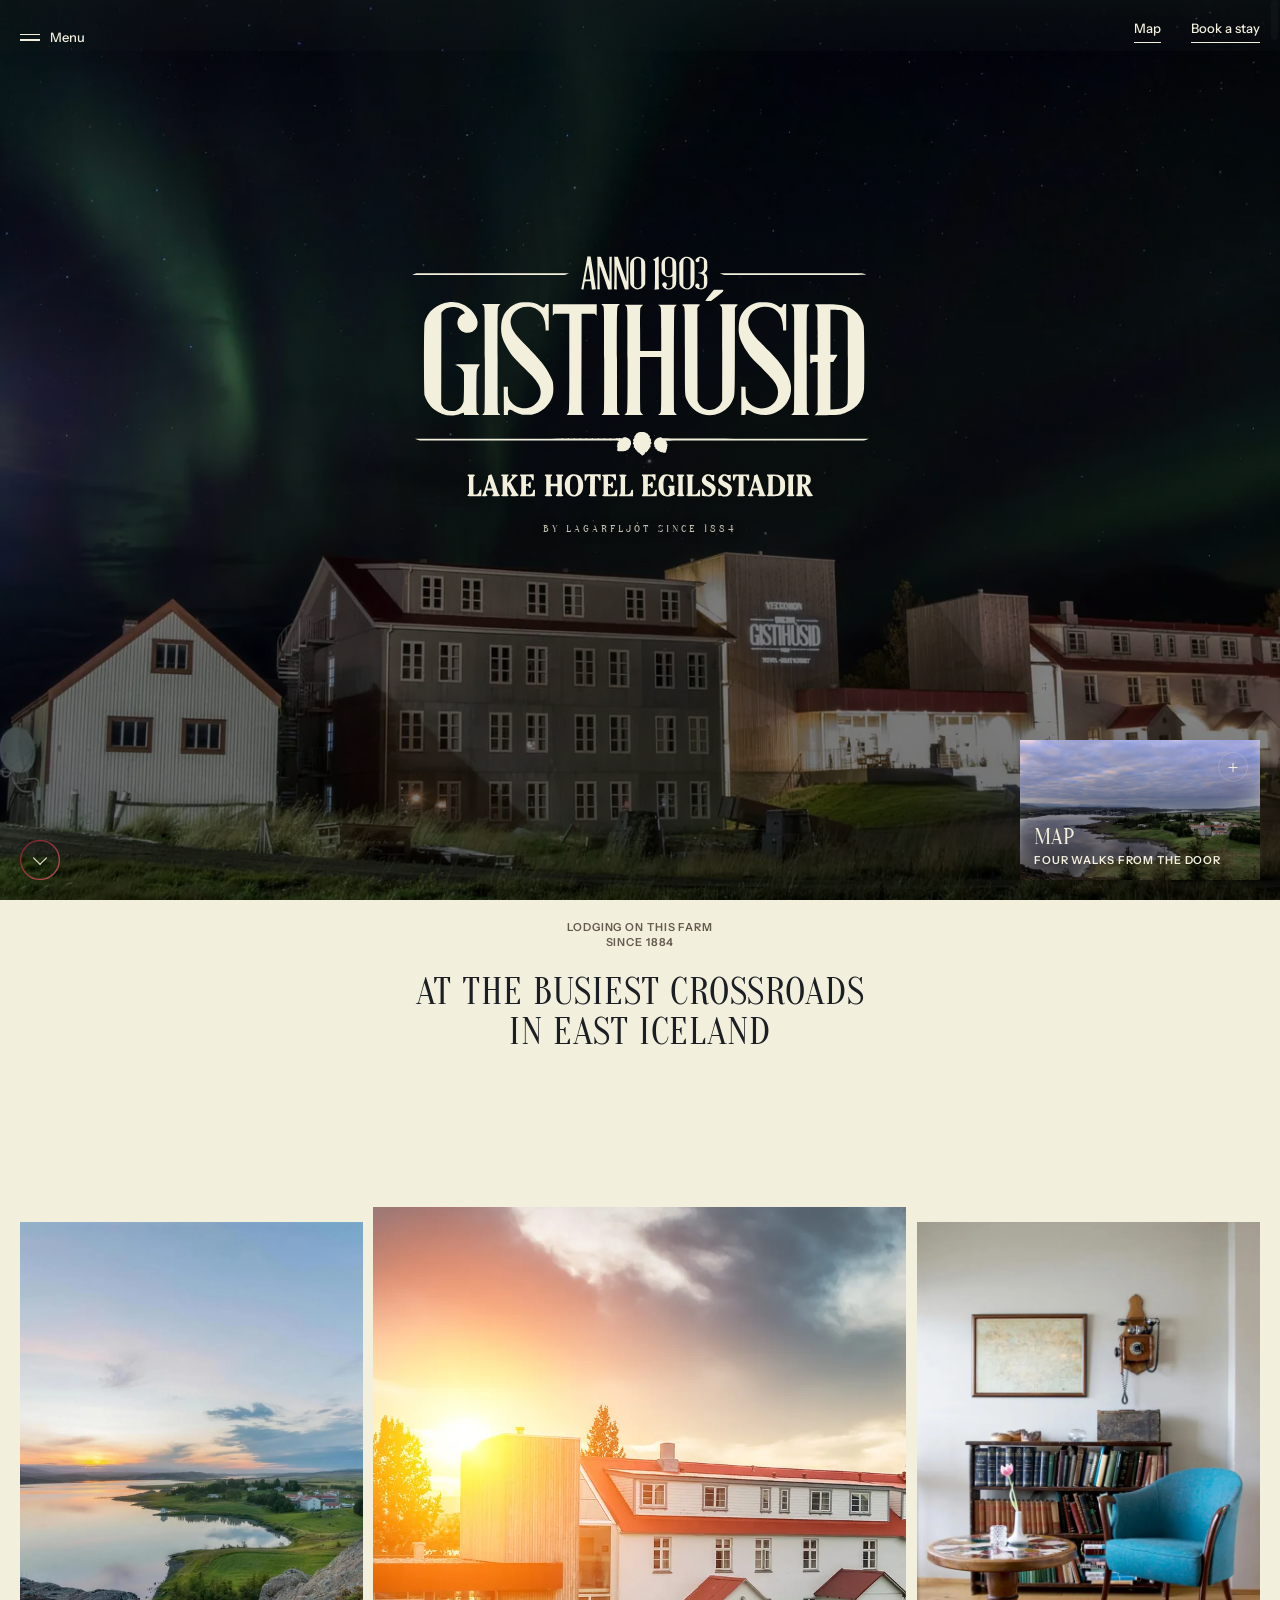
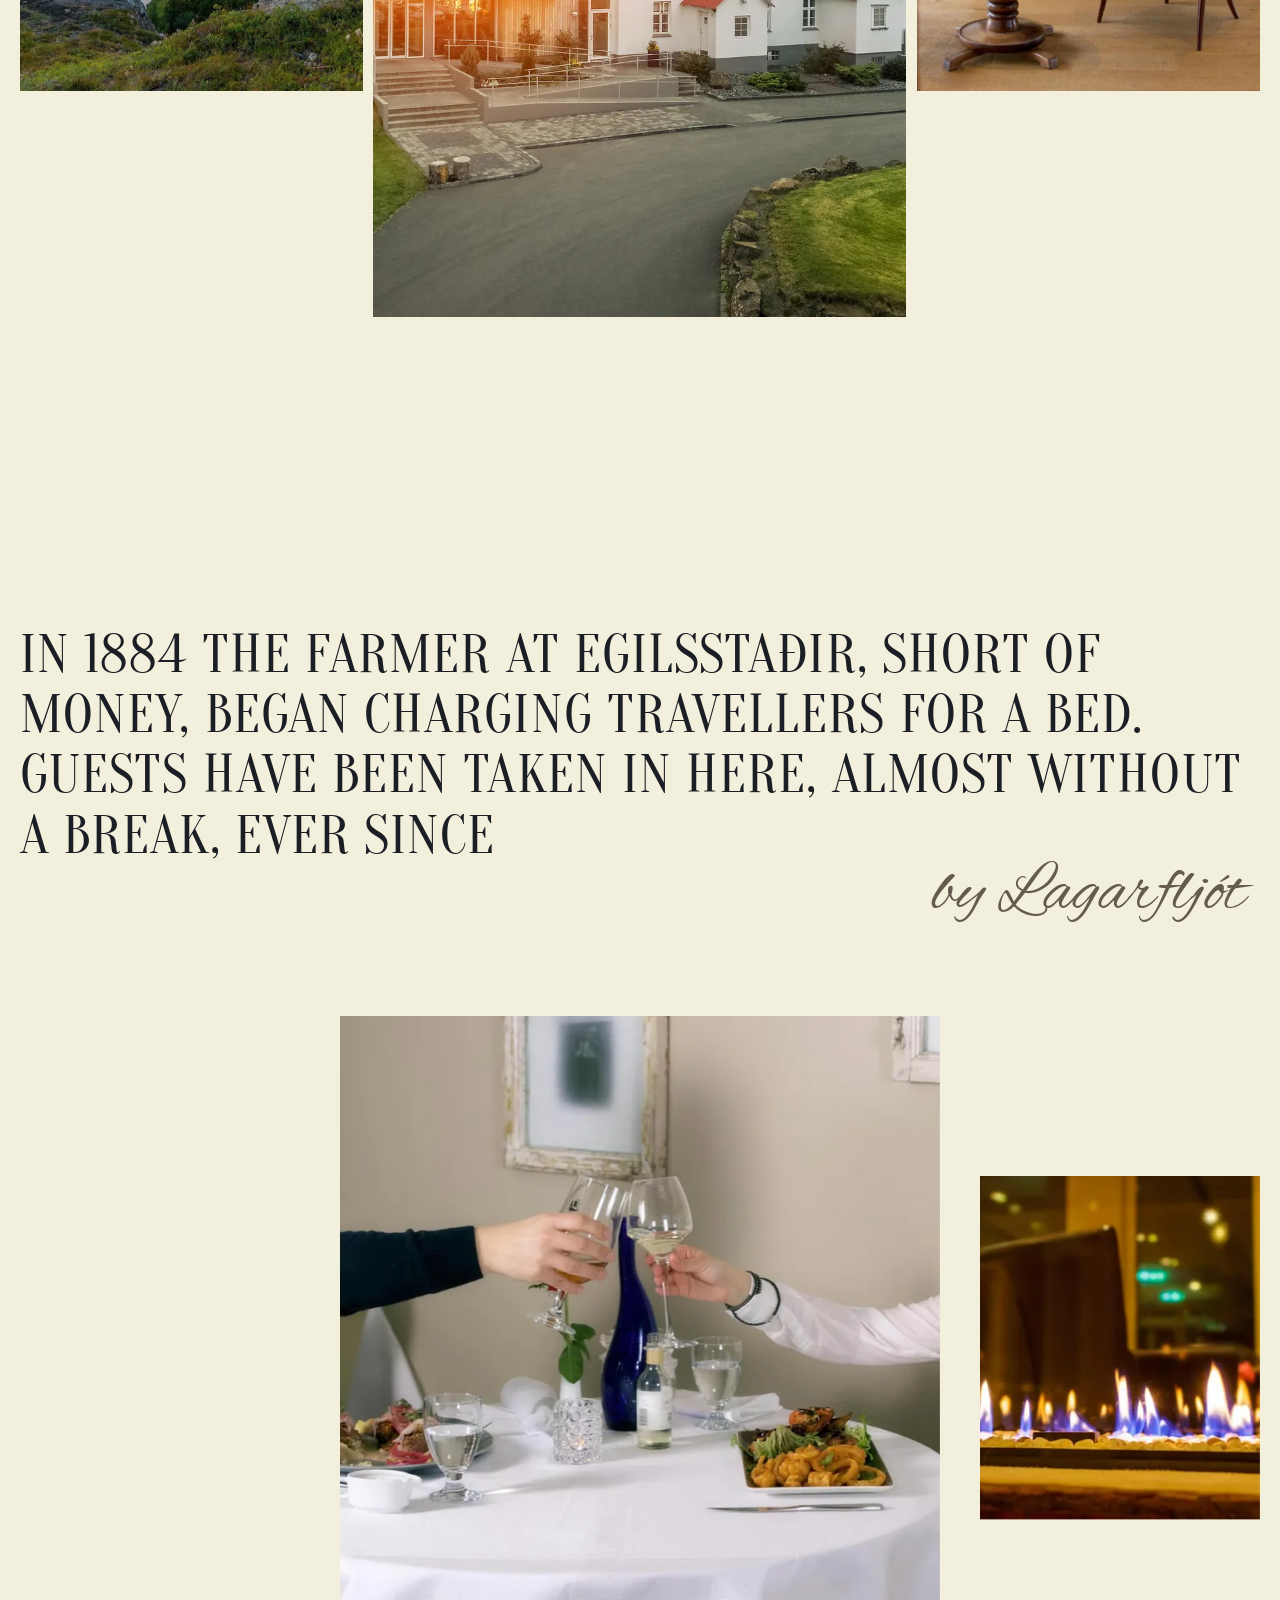
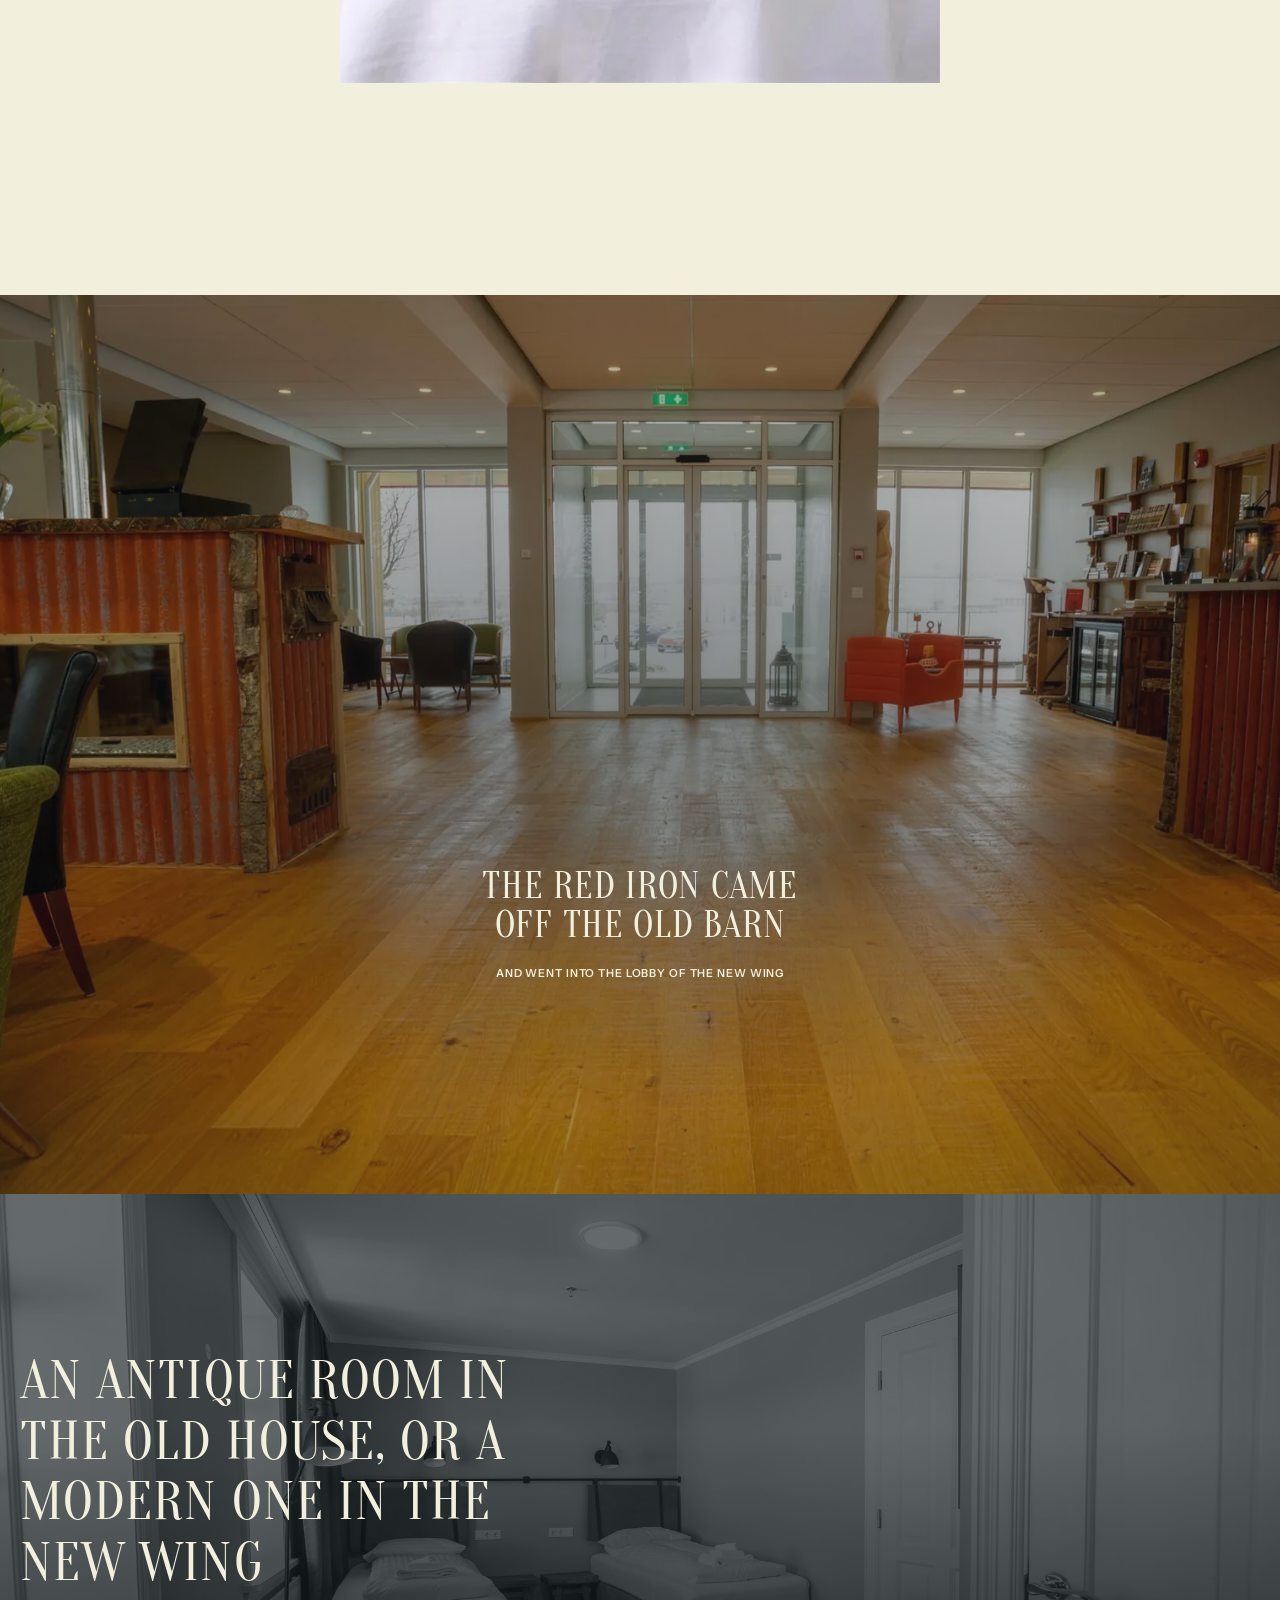
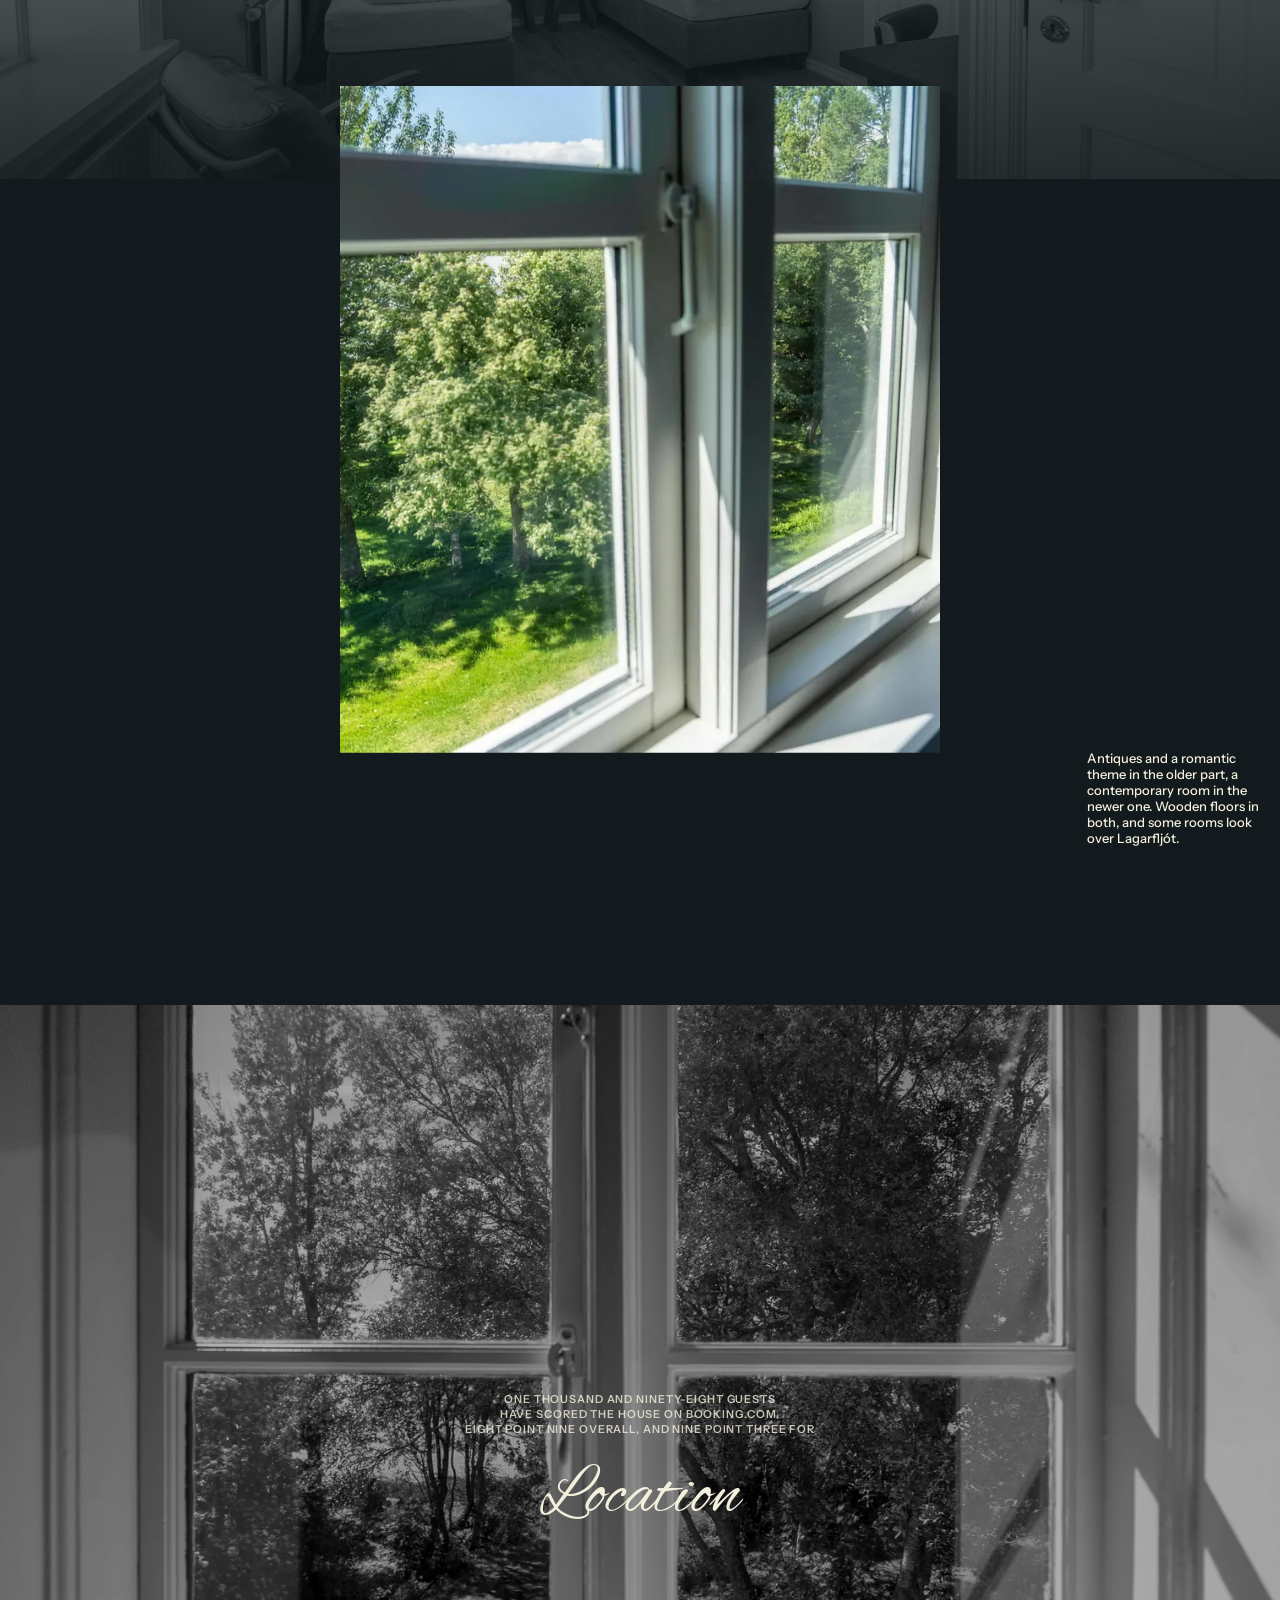
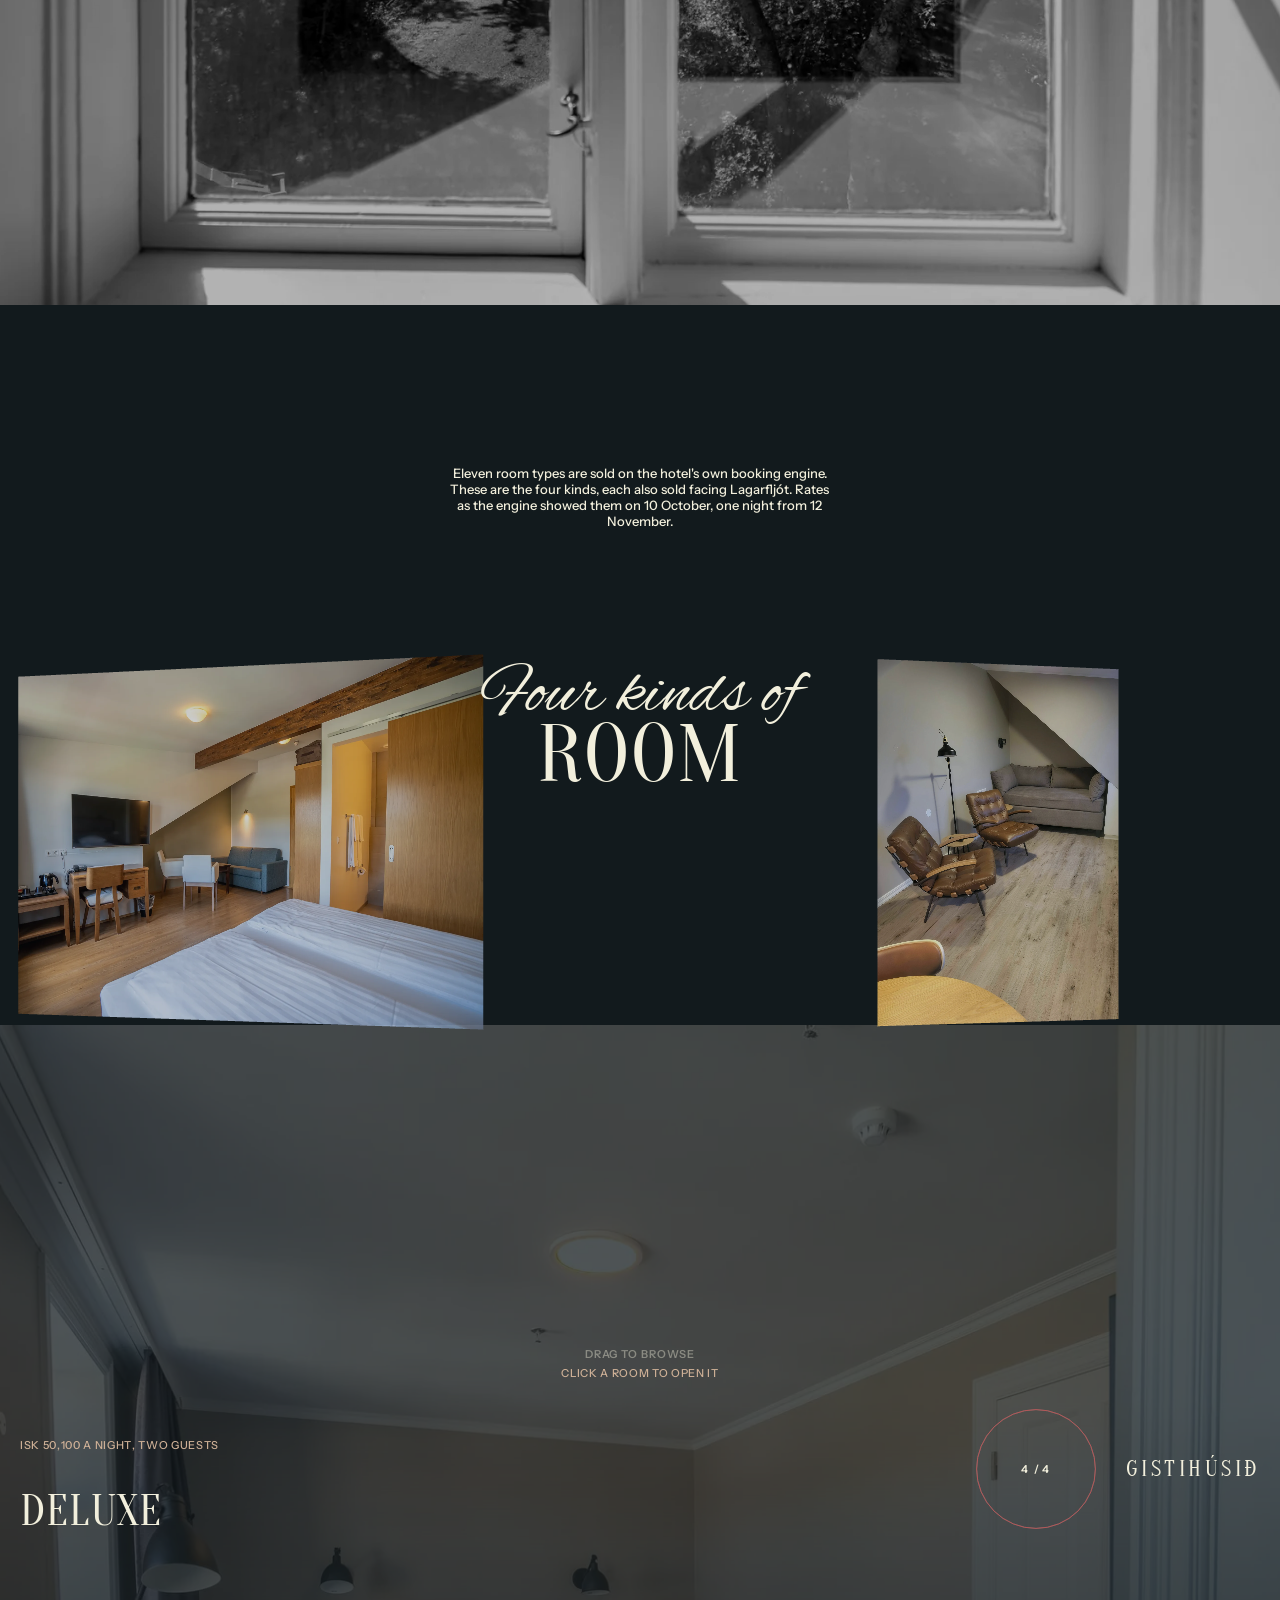
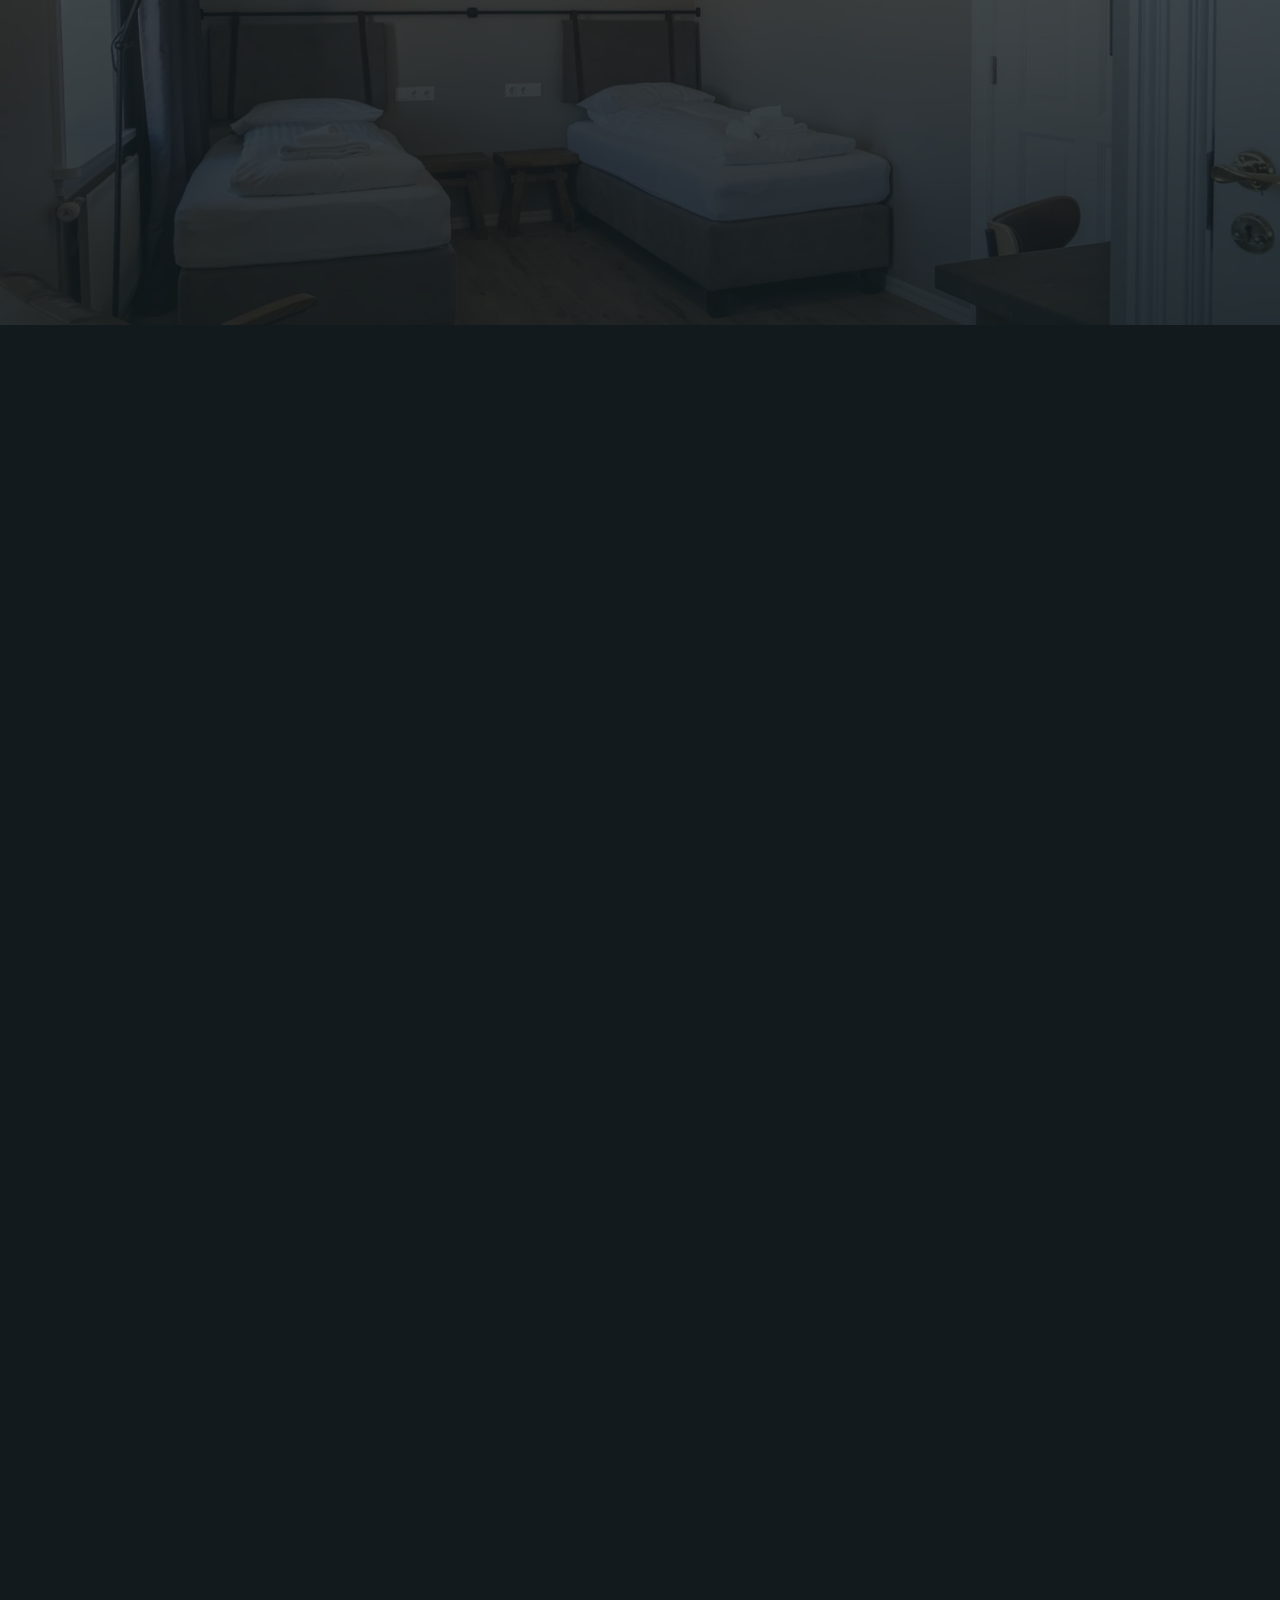
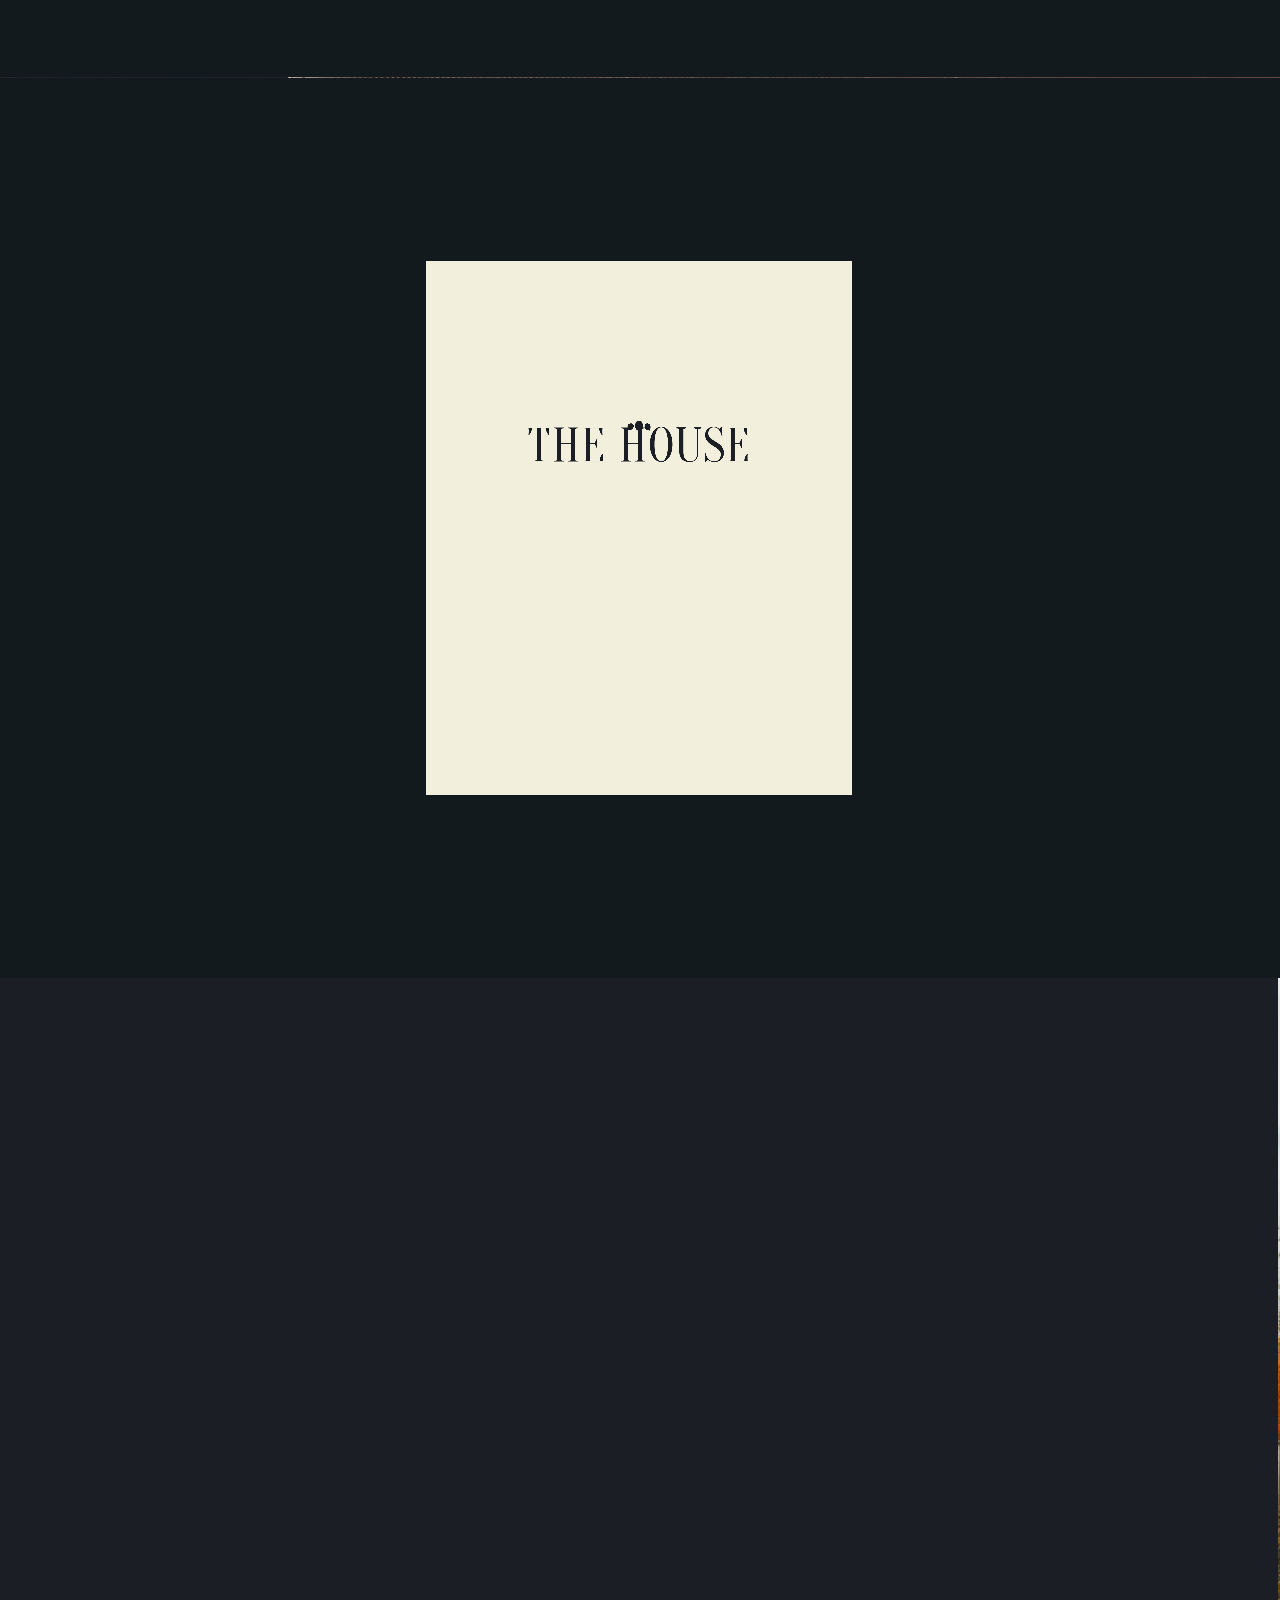
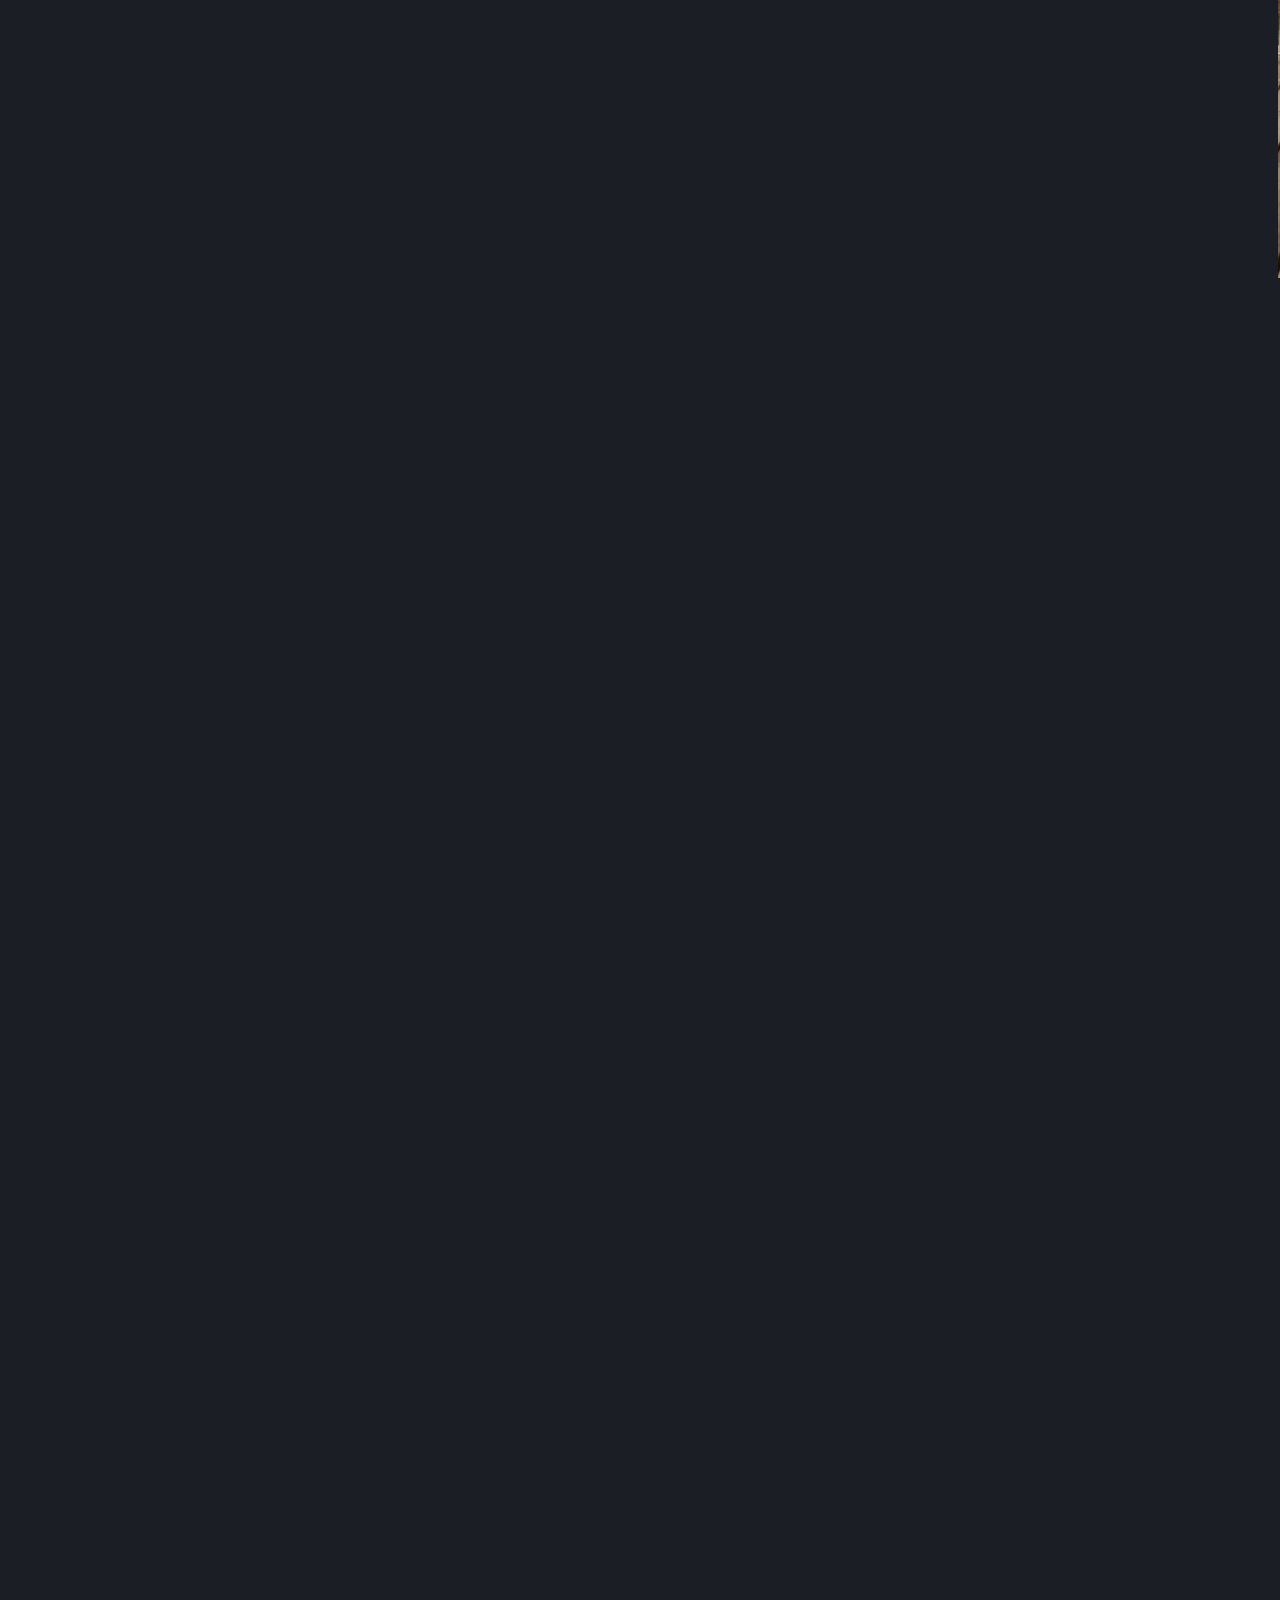
<file: index.html>
<!doctype html>
<html lang="en" class="no-js">
<head>
<meta charset="utf-8">
<meta name="viewport" content="width=device-width, initial-scale=1, viewport-fit=cover">
<title>Gistihúsið Lake Hotel Egilsstaðir, by Lagarfljót since 1884</title>
<meta name="description" content="A family-run hotel on the Egilsstaðir farm by Lagarfljót. Travellers have been given a bed here since 1884, and the oldest part of the house was built in 1903.">
<meta name="robots" content="noindex, nofollow">
<meta name="theme-color" content="#1B1E24">
<link rel="icon" href="assets/img/favicon-32.png" type="image/png" sizes="32x32">
<link rel="apple-touch-icon" href="assets/img/favicon-180.png">
<link rel="preload" href="assets/fonts/Oranienbaum.woff2" as="font" type="font/woff2" crossorigin>
<link rel="preload" href="assets/fonts/AlexBrush-Regular.woff2" as="font" type="font/woff2" crossorigin>
<link rel="preload" href="assets/fonts/InstrumentSans-Medium.woff2" as="font" type="font/woff2" crossorigin>
<link rel="preload" href="assets/fonts/InstrumentSans-SemiBold.woff2" as="font" type="font/woff2" crossorigin>
<link rel="preload" href="assets/img/hero-aurora@1440.webp" as="image" type="image/webp" media="(min-width: 768px)">
<script type="application/ld+json">{"@context":"https://schema.org","@type":"Hotel","name":"Gistihúsið - Lake Hotel Egilsstadir","alternateName":"Gistihúsið Egilsstöðum","description":"A family-run hotel on the Egilsstaðir farm by Lagarfljót. Lodging here since 1884; the oldest part of the house was built in 1903 and 1904.","url":"https://lakehotel.is/","telephone":"+354 471 1114","email":"hotel@gistihusid.is","numberOfRooms":46,"address":{"@type":"PostalAddress","streetAddress":"Egilsstaðir 1","addressLocality":"Egilsstaðir","postalCode":"700","addressCountry":"IS"},"geo":{"@type":"GeoCoordinates","latitude":65.262255,"longitude":-14.414977}}</script>
<link rel="stylesheet" href="styles.css">
<script>
document.documentElement.classList.replace('no-js','js');
/* Coming back from a room page? The preloader runs once per session, so raise the
   curtain here and let app.js drop it after first paint, or the page flashes raw. */
try{ if(sessionStorage.getItem('lakehotel-preloaded')) document.documentElement.classList.add('is-entering'); }catch(e){}
</script>
<script type="importmap">{"imports":{"three":"./assets/vendor/three.module.min.js"}}</script>
</head>
<body class="ui-dark has-lockup-hero">
<a class="skip" href="#about">Skip to content</a>

<!-- ───────── preloader ───────── -->
<div class="preloader" id="preloader" aria-hidden="true">
  <div class="preloader__inner">
    <span class="preloader__mark crest" aria-hidden="true"></span>
    <div class="preloader__bar"><span id="preloader-fill"></span></div>
    <div class="preloader__counter"><b id="preloader-counter">0</b><i>%</i></div>
  </div>
</div>

<div class="page-overlay" id="page-overlay"></div>

<!-- ───────── header ───────── -->
<header class="header ui-dark ui-gradient header--top" id="header">
  <div class="header__row">
    <div class="header__left">
      <button class="btn btn--link header__menu js-menu-toggle" type="button" aria-expanded="false" aria-controls="menu">
        <span class="header__burger" aria-hidden="true"><i></i><i></i></span>
        <span class="header__menu-words"><span class="header__menu-word header__menu-word--open">Menu</span><span class="header__menu-word header__menu-word--close">Close</span></span>
      </button>
    </div>
    <a class="header__logo" href="#top" aria-label="Gistihúsið Lake Hotel Egilsstaðir, back to top">
      <span class="header__logo-text">
        <span class="header__logo-name wordmark" aria-hidden="true"></span>
        <span class="header__logo-sub">Lake Hotel Egilsstaðir</span>
      </span>
      <span class="header__logo-mark crest" aria-hidden="true"></span>
    </a>
    <div class="header__right">
      <a class="btn btn--underline header__map" href="#locations"><span class="btn__underline">Map</span></a>
      <a class="btn btn--underline header__book" data-booking href="https://property.godo.is/booking2.php?propid=304801&amp;invoicee=652194&amp;lang=en&amp;referer=lakehotel-web" target="_blank" rel="noopener"><span class="btn__underline">Book a stay</span></a>
    </div>
  </div>
</header>

<!-- ───────── menu modal ───────── -->
<div class="modal modal--menu is-hidden" id="menu" aria-hidden="true">
  <div class="modal__bg">
    <img class="modal__img" src="assets/img/house-sunset@1440.webp" alt="" loading="lazy">
  </div>
  <div class="modal__scroller js-menu-scroller" data-lenis-prevent>
    <ol class="menu__list js-menu-list">
      <li><a class="menu__link js-menu-link" href="#about"><span class="menu__label text-small">Egilsstaðir 1</span><span class="menu__title h1">The farm</span></a></li>
      <li><a class="menu__link js-menu-link" href="#collection"><span class="menu__label text-small">Four kinds</span><span class="menu__title h1">The rooms</span></a></li>
      <li><a class="menu__link js-menu-link" href="#expansive"><span class="menu__label text-small">1884 to 2014</span><span class="menu__title h1">The house</span></a></li>
      <li><a class="menu__link js-menu-link" href="#selection"><span class="menu__label text-small">Twelve prints</span><span class="menu__title h1">The album</span></a></li>
      <li><a class="menu__link js-menu-link" href="#locations"><span class="menu__label text-small">Four walks</span><span class="menu__title h1">Egilsstaðir</span></a></li>
      <li><a class="menu__link js-menu-link" href="#the-idea"><span class="menu__label text-small">Since 1997</span><span class="menu__title h1">The family</span></a></li>
      <li><a class="menu__link js-menu-link" href="#contact"><span class="menu__label text-small">Book direct</span><span class="menu__title h1">Stay</span></a></li>
    </ol>
  </div>
</div>

<div class="c-scrollbar" id="scrollbar" aria-hidden="true"><span class="c-scrollbar__thumb"></span></div>

<main class="page-content" id="page">

<!-- 0 ── HERO ─────────────────────────────────────────── -->
<section class="section section--top section--full-height ui-dark ui-background-alt" id="top" data-themed="ui-dark ui-gradient ui-intro" data-reveal-root>
  <div class="sticky sticky--full-height sticky--under-next" data-parallax-pattern="sectionOutTiny">
    <div class="sticky__layer sticky__layer--sticky intro">
      <div class="intro__media" data-reveal="zoom-in block">
        <img class="intro__img" src="assets/img/hero-aurora@1440.webp" srcset="assets/img/hero-aurora@720.webp 720w, assets/img/hero-aurora@1080.webp 1080w, assets/img/hero-aurora@1440.webp 1440w, assets/img/hero-aurora@1920.webp 1920w, assets/img/hero-aurora@2400.webp 2400w, assets/img/hero-aurora@2880.webp 2880w, assets/img/hero-aurora@3840.webp 3840w, assets/img/hero-aurora@4096.webp 4096w" sizes="(max-width: 767px) 350vw, 108vw" alt="Gistihúsið at night under the northern lights" fetchpriority="high">
      </div>
      <h1 class="intro__title intro__title--mark" data-reveal-group data-reveal-delay="500">
        <span class="visually-hidden" translate="no">Gistihúsið, Lake Hotel Egilsstaðir</span>
        <span class="intro__lockup lockup" data-reveal="fade-in" aria-hidden="true"></span>
        <span class="intro__sub text-small" data-reveal="text">By Lagarfljót since 1884</span>
      </h1>
      <div class="intro__arrow" data-reveal="slide-in-bottom block" data-reveal-delay="1000">
        <a class="btn btn--gradient btn--arrow-down" href="#about" aria-label="Scroll to the farm"><svg viewBox="0 0 40 40" aria-hidden="true"><defs><linearGradient id="g-ring-1" x1="0" y1="0" x2="1" y2="1"><stop offset="0" stop-color="#871D27"/><stop offset="1" stop-color="#B45759"/></linearGradient></defs><circle class="btn__ring" cx="20" cy="20" r="19.35" fill="none" stroke="url(#g-ring-1)" stroke-width="1.3"/></svg><span class="btn__arrow" aria-hidden="true"></span></a>
      </div>
      <a class="button-3d" href="#locations" data-reveal="fade-in block" data-reveal-delay="1000">
        <span class="button-3d__media"><img src="assets/img/lake-farm@720.webp" srcset="assets/img/lake-farm@720.webp 720w, assets/img/lake-farm@1080.webp 1080w, assets/img/lake-farm@1440.webp 1440w" sizes="(max-width: 767px) 92vw, 240px" alt="" loading="lazy"></span>
        <span class="button-3d__text">
          <span class="button-3d__big">Map</span>
          <span class="text-small">Four walks from the door</span>
        </span>
        <span class="btn btn--square btn--outline-plus" aria-hidden="true"><i></i></span>
      </a>
    </div>
  </div>
</section>

<!-- 1 ── ABOUT / the farm ─────────────────────────────── -->
<section class="section ui-light l-luxury" id="about" data-themed="ui-light" data-reveal-root>
  <div class="l-luxury__head" data-reveal-group data-reveal-delay="250" data-parallax-pattern="landingLuxuryTitle" data-parallax-measure=".section">
    <p class="text-small text-center l-luxury__label" data-reveal="text">Lodging on this farm<br>since 1884</p>
    <h2 class="h2 text-center" data-reveal="title">AT THE BUSIEST CROSSROADS<br>IN EAST ICELAND</h2>
  </div>

  <div class="sticky sticky--under-next l-luxury__stage">
    <div class="sticky__layer sticky__layer--sticky l-luxury__pin">
      <div class="l-luxury__row js-luxury-wrapper">
        <figure class="l-luxury__side l-luxury__side--left appear" data-parallax-pattern="landingLuxuryMoveSideDesktop landingLuxuryScaleSideLeftDesktop" data-parallax-measure=".section">
          <img data-img="lake-sunset" data-w="720 1080 1440 1920 2400 2880 3840 4096" sizes="(max-width: 767px) 501vw, 145vw" alt="Lagarfljót at sunset from the rocks above Egilsstaðir" width="1440" height="960">
        </figure>
        <figure class="l-luxury__center appear" data-parallax-pattern="landingLuxuryTitle landingLuxuryScaleCenterDesktop" data-parallax-measure=".section">
          <img data-img="house-sunset" data-w="720 1080 1440 1920 2400 2880 3840 4800 5280" sizes="(max-width: 767px) 385vw, 125vw" alt="The hotel at sunset, the old house with its red roof and the newer wing" width="1440" height="810">
        </figure>
        <figure class="l-luxury__side l-luxury__side--right appear" data-parallax-pattern="landingLuxuryMoveSideDesktop landingLuxuryScaleSideRightDesktop" data-parallax-measure=".section">
          <img data-img="antique-corner" data-w="720 1080 1440 1920" sizes="(max-width: 767px) 74vw, 27vw" alt="An antique table, a blue chair, books and a wall telephone" width="1440" height="2160">
        </figure>
      </div>
    </div>
  </div>

  <!-- the plate that rides over the pinned trio: it carries its own ground, or the
       serif statement lands on the photographs -->
  <div class="l-luxury__flow">
  <div class="l-luxury-title" data-reveal-group>
    <p class="h1 l-luxury-title__text" data-reveal="title">IN 1884 THE FARMER AT EGILSSTAÐIR, SHORT OF MONEY, BEGAN CHARGING TRAVELLERS FOR A BED. GUESTS HAVE BEEN TAKEN IN HERE, ALMOST WITHOUT A BREAK, EVER SINCE</p>
    <p class="text-subtitle l-luxury-title__bottom" data-reveal="subtitle">by Lagarfljót</p>
  </div>

  <div class="row l-luxury__pair">
    <figure class="col col--md-6 col--md-offset-3 parallax-image-move appear" data-parallax-pattern="imageMove">
      <img data-img="toast" data-w="720 1080 1440 1920 2400 2880 3840 4096" sizes="(max-width: 767px) 141vw, 94vw" alt="Two guests at dinner in Eldhúsið" width="1440" height="959">
    </figure>
    <figure class="col col--md-3 parallax-image-move appear l-luxury__pair-small" data-parallax-pattern="imageMove">
      <img data-img="fire" data-w="720 1080 1440 1920 2400 3000" sizes="(max-width: 767px) 145vw, 49vw" alt="The fire in the lobby" width="1440" height="960">
    </figure>
  </div>
  </div>
</section>

<!-- 2 ── MERIT ─────────────────────────────────────────── -->
<section class="section section--full-height ui-dark l-merit" id="merit" data-themed="ui-dark" data-reveal-root>
  <div class="l-merit__bg appear" data-parallax-pattern="backgroundMove" data-parallax-measure=".section">
    <img data-img="lobby-iron" data-w="720 1080 1440 1920 2400 2880 3840 4096" sizes="(max-width: 767px) 220vw, 120vw" alt="The lobby, the counter clad in red corrugated iron" width="1440" height="960">
  </div>
  <div class="l-merit__content" data-reveal-group data-reveal-delay="200" data-parallax-100-0='{"transform":"translateY(20svh)"}' data-parallax-0-100='{"transform":"translateY(-20svh)"}' data-parallax-clamp="true" data-parallax-measure=".section">
    <h2 class="h2 text-center" data-reveal="title">THE RED IRON CAME<br>OFF THE OLD BARN</h2>
    <p class="text-small text-center" data-reveal="text">and went into the lobby of the new wing</p>
  </div>
</section>

<!-- 3 ── SENSATION ──────────────────────────────────────── -->
<section class="section section--no-overflow ui-dark ui-background-alt l-sensation" id="sensation" data-themed="ui-dark" data-reveal-root>
  <div class="l-sensation__bg appear" data-parallax-pattern="landingSensationBackground" data-parallax-measure=".section">
    <img data-img="twin-lake" data-w="720 1080 1440 1920 2400 2880 3840 4800 5760" sizes="(max-width: 767px) 455vw, 132vw" alt="" width="1440" height="960">
  </div>
  <div class="row l-sensation__row">
    <h2 class="h1 col col--md-5 text-color-primary l-sensation__title" data-reveal="title">AN ANTIQUE ROOM IN THE OLD HOUSE, OR A MODERN ONE IN THE NEW WING</h2>
  </div>
  <div class="row l-sensation__row2">
    <figure class="col col--md-6 col--md-offset-3 parallax-image-move appear" data-parallax-pattern="imageMove">
      <img data-img="window-tree" data-w="720 1080 1440 1920 2400 2880 3840 4096" sizes="(max-width: 767px) 188vw, 94vw" alt="An open window onto the garden trees" width="1440" height="960">
    </figure>
    <p class="col col--md-2 col--md-offset-1 l-sensation__text" data-reveal="text" data-reveal-delay="250">Antiques and a romantic theme in the older part, a contemporary room in the newer one. Wooden floors in both, and some rooms look over Lagarfljót.</p>
  </div>
</section>

<!-- 4 ── SUBLIME ───────────────────────────────────────── -->
<section class="section section--full-height section--top ui-dark l-sublime" id="sublime" data-themed="ui-dark" data-reveal-root>
  <div class="l-sublime__bg appear" data-parallax-pattern="backgroundMove" data-parallax-measure=".section">
    <img data-img="single-window" data-w="720 1080 1440 1920 2400 2880 3840 4800 5760" sizes="(max-width: 767px) 391vw, 120vw" alt="" width="1440" height="960">
  </div>
  <div class="l-sublime__content" data-reveal-group data-reveal-delay="200">
    <p class="text-small text-center" data-reveal="text">One thousand and ninety-eight guests<br>have scored the house on Booking.com.<br>Eight point nine overall, and nine point three for</p>
    <p class="text-subtitle text-center" data-reveal="subtitle">Location</p>
  </div>
</section>

<!-- 5 ── COLLECTION / the rooms (WebGL ring) ─────────────── -->
<section class="section ui-dark ui-background-alt l-three-worlds" id="collection" data-hold data-themed="ui-dark" data-reveal-root>
  <div class="l-three-worlds__bg appear" data-parallax-pattern="landingThreeWorldsBackground" data-parallax-measure=".section">
    <img data-img="twin-lake" data-w="720 1080 1440 1920 2400 2880 3840 4800 5760" sizes="(max-width: 767px) 455vw, 132vw" alt="" width="1440" height="960">
  </div>
  <div class="row l-three-worlds__intro">
    <p class="col col--md-4 col--md-offset-4 text-center" data-reveal="text">Eleven room types are sold on the hotel's own booking engine. These are the four kinds, each also sold facing Lagarfljót. Rates as the engine showed them on 10 October, one night from 12 November.</p>
  </div>

  <div class="sticky sticky--full-height l-three-worlds__stage" id="worlds-stage">
    <div class="sticky__layer sticky__layer--sticky l-three-worlds-webgl" data-parallax-pattern="landingThreeWorldsWebGl" data-parallax-measure=".sticky">
      <canvas class="l-three-worlds-webgl__canvas" id="worlds-canvas"></canvas>
    </div>
    <div class="sticky__layer sticky__layer--sticky l-three-worlds__ui">
      <h2 class="l-three-worlds__title" data-reveal-group data-parallax-pattern="landingThreeWorldsTitle" data-parallax-measure=".sticky">
        <span class="text-subtitle" data-reveal="subtitle">Four kinds of</span>
        <span class="h0" data-reveal="title">ROOM</span>
      </h2>
      <div class="l-three-worlds__bottom">
        <div class="l-three-worlds__names" id="worlds-names">
          <span class="h1 l-three-worlds__name is-active" data-href="room-single.html" data-price="ISK 24,100 a night, one guest" data-img="single-lake" data-w="720 1080 1440 1920 2400 2880 3840 4800 5760">SINGLE</span>
          <span class="h1 l-three-worlds__name" data-href="room-double-twin.html" data-price="ISK 30,100 a night, two guests" data-img="double-lake" data-w="720 1080 1440 1920 2400 2880">DOUBLE OR TWIN</span>
          <span class="h1 l-three-worlds__name" data-href="room-superior.html" data-price="ISK 40,100 a night, two guests" data-img="superior-lake" data-w="720 1080 1440 1920 2400 2880 3840 4800 5760">SUPERIOR</span>
          <span class="h1 l-three-worlds__name" data-href="room-deluxe.html" data-price="ISK 50,100 a night, two guests" data-img="deluxe-lounge" data-w="720 1080 1440 1920 2400 3072">DELUXE</span>
          <p class="l-three-worlds__price text-small" id="worlds-price"><span class="l-three-worlds__price-line is-active">ISK 24,100 a night, one guest</span></p>
          <a class="l-three-worlds__open text-small" id="worlds-link" href="room-single.html">View the room</a>
        </div>
        <div class="l-three-worlds__explore">
          <span class="progress-ring" id="worlds-ring"><svg viewBox="0 0 120 120"><circle cx="60" cy="60" r="59.4" fill="none" stroke="rgba(242,239,220,.15)" stroke-width="1"/><circle class="progress-ring__bar" cx="60" cy="60" r="59.4" fill="none" stroke="#B45759" stroke-width="1" stroke-dasharray="373.25" stroke-dashoffset="373.25"/></svg><span class="progress-ring__count text-small"><b id="worlds-counter">1</b> / 4</span></span>
          <span class="h3 l-three-worlds__brand" translate="no">GISTIHÚSIÐ</span>
        </div>
      </div>
      <p class="l-three-worlds__hint text-small">Drag to browse<span>Click a room to open it</span></p>
      <!-- keyboard route to the same four pages the ring opens on click -->
      <ul class="l-three-worlds__links">
        <li><a class="l-three-worlds__link" href="room-single.html">Single room</a></li>
        <li><a class="l-three-worlds__link" href="room-double-twin.html">Double or twin room</a></li>
        <li><a class="l-three-worlds__link" href="room-superior.html">Superior room</a></li>
        <li><a class="l-three-worlds__link" href="room-deluxe.html">Deluxe room</a></li>
      </ul>
    </div>
  </div>
  <!-- touch gets a plain, fast picker; the ring above is desktop-only. It carries its
       own heading, because hiding the ring also hides the ring's title layer. -->
  <h2 class="l-rooms-mobile__head" data-reveal-group>
    <span class="text-subtitle" data-reveal="subtitle">Four kinds of</span>
    <span class="h0" data-reveal="title">ROOM</span>
  </h2>
  <ul class="l-rooms-mobile js-rooms-mobile" data-lenis-prevent>
    <li><a href="room-single.html"><span class="l-rooms-mobile__media appear"><img data-img="single-lake" data-w="720 1080 1440 1920 2400 2880 3840 4800 5760" sizes="(max-width: 767px) 89vw, 78vw" alt="A single room facing the lake, a leather chair by the window" width="1440" height="960"></span><span class="h3">SINGLE</span><span class="text-small">One single bed, 15 m²<span class="l-rooms-mobile__price">ISK 24,100 a night, one guest</span></span></a></li>
    <li><a href="room-double-twin.html"><span class="l-rooms-mobile__media appear"><img data-img="double-lake" data-w="720 1080 1440 1920 2400 2880" sizes="(max-width: 767px) 89vw, 78vw" alt="A double room facing Lagarfljót" width="1440" height="960"></span><span class="h3">DOUBLE OR TWIN</span><span class="text-small">A double bed or two singles, 20 m²<span class="l-rooms-mobile__price">ISK 30,100 a night, two guests</span></span></a></li>
    <li><a href="room-superior.html"><span class="l-rooms-mobile__media appear"><img data-img="superior-lake" data-w="720 1080 1440 1920 2400 2880 3840 4800 5760" sizes="(max-width: 767px) 480px, 78vw" alt="A superior room facing the lake" width="1440" height="960"></span><span class="h3">SUPERIOR</span><span class="text-small">A double bed, 30 m²<span class="l-rooms-mobile__price">ISK 40,100 a night, two guests</span></span></a></li>
    <li><a href="room-deluxe.html"><span class="l-rooms-mobile__media appear"><img data-img="deluxe-lounge" data-w="720 1080 1440 1920 2400 3072" sizes="(max-width: 767px) 480px, 78vw" alt="The sitting corner of a deluxe room" width="1440" height="1920"></span><span class="h3">DELUXE</span><span class="text-small">A double bed, 40 m²<span class="l-rooms-mobile__price">ISK 50,100 a night, two guests</span></span></a></li>
  </ul>
  <div class="room-cursor" id="room-cursor" aria-hidden="true">
    <svg viewBox="0 0 96 96"><circle cx="48" cy="48" r="47" fill="rgba(18,26,29,.35)" stroke="rgba(242,239,220,.6)" stroke-width="1"/></svg>
    <span class="room-cursor__inner"><b>View</b><span class="room-cursor__room">Single</span></span>
  </div>
</section>

<!-- 6 ── TENETS / backdrop ─────────────────────────────── -->
<section class="section ui-light l-tenets-section" id="tenets" data-themed="ui-dark" data-reveal-root>
  <div class="sticky sticky--full-height sticky--under-previous sticky--under-next l-tenets">
    <div class="sticky__layer sticky__layer--sticky l-tenets__pin">
      <figure class="l-tenets__bg appear" data-parallax-pattern="landingTenetsBackground" data-parallax-measure=".sticky">
        <img data-img="house-night" data-w="720 1080 1440 1920 2400 2737" sizes="(max-width: 767px) 217vw, 100vw" alt="The house at night under the northern lights" width="1440" height="2160">
      </figure>
    </div>
  </div>
</section>

<!-- 7 ── EXPANSIVE / the house, horizontal ─────────────── -->
<section class="section ui-light l-expansive-section" id="expansive" data-hold data-themed="ui-light" data-reveal-root
         data-gravity-well='[{"viewport":0,"element":0}]'>
  <div class="sticky-slider sticky-slider--full-screen js-sticky-slider">
    <div class="sticky-slider__sticky">
      <div class="l-expansive-slider" data-sticky-slider-content>

        <!-- (1) intro slide with the growing card -->
        <div class="l-expansive-slider__item l-expansive-slider__item--intro">
          <div class="l-expansive-card js-expansive-card" data-parallax-pattern="landingExpansiveCard landingExpansiveCardScale" data-parallax-measure=".section">
            <div class="l-expansive-card__inner ui-light">
              <div class="l-expansive-card__head">
                <span class="l-expansive-card__logo crest crest--dark" aria-hidden="true"></span>
                <h2 class="l-expansive-card__title" data-parallax-pattern="landingExpansiveCardText" data-parallax-measure=".section">THE HOUSE</h2>
              </div>
              <div class="l-expansive-card__body" data-parallax-pattern="landingExpansiveCardContent" data-parallax-measure=".section">
                <p class="l-expansive-card__lead">Egilsstaðir 1, on the bank of Lagarfljót.</p>
                <div class="l-expansive-card__media" data-parallax-pattern="landingExpansiveCardVideo" data-parallax-measure=".section">
                  <figure class="appear"><img data-img="album-02" data-w="720 1080 1440 1600" sizes="(max-width: 767px) 130vw, 50vw" alt="An old photograph of a family in front of a house, from the house album" width="1440" height="947"></figure>
                </div>
                <div class="l-expansive-card__side" data-reveal-group>
                  <p class="l-expansive-card__subtitle"><span class="text-subtitle-small" data-reveal="subtitle">Since</span><span class="h2" data-reveal="title">1884</span></p>
                  <p class="l-expansive-card__text" data-reveal="text">Jón Bergsson and Margrét Pétursdóttir bought the farm in 1889. Their descendants live in six houses on the land today, and in 1997 the hotel came back to the family.</p>
                </div>
              </div>
            </div>
          </div>
        </div>

        <!-- (2) full image -->
        <div class="l-expansive-slider__item l-expansive-slider__item--full">
          <figure class="parallax-image-move parallax-image-move--x appear js-hmove"><img data-img="terrace" data-w="720 1080 1440 1920 2400 2880 3840 4096" sizes="(max-width: 767px) 325vw, 94vw" alt="The terrace in autumn" width="1440" height="960"></figure>
        </div>

        <!-- (3) Built in / CONCRETE -->
        <div class="l-expansive-slider__item">
          <div class="row l-expansive-slider__split">
            <div class="col col--md-4 col--md-offset-2 l-expansive-slider__copy" data-reveal-group data-reveal-distance="0">
              <h3 class="l-expansive-slider__h"><span class="text-subtitle-small" data-reveal="subtitle">Built in</span><span class="h2" data-reveal="title">CONCRETE</span></h3>
              <p data-reveal="text">The oldest part of the house went up in 1903 and 1904: two storeys and a basement, among the first houses in Fljótsdalshérað built of concrete. An extension finished in 1920 almost doubled it.</p>
            </div>
            <figure class="col col--md-5 parallax-image-move parallax-image-move--x appear js-hmove l-expansive-slider__img-640"><img data-img="album-15" data-w="720 1080 1440 1600" sizes="(max-width: 767px) 96vw, 45vw" alt="An old photograph of a farm across a field, from the house album" width="1440" height="1013"></figure>
          </div>
        </div>

        <!-- (4) full image -->
        <div class="l-expansive-slider__item l-expansive-slider__item--full">
          <figure class="parallax-image-move parallax-image-move--x appear js-hmove"><img data-img="house-sunset" data-w="720 1080 1440 1920 2400 2880 3840 4800 5280" sizes="(max-width: 767px) 385vw, 125vw" alt="The hotel at sunset, the old house with its red roof and the newer wing" width="1440" height="810"></figure>
        </div>

        <!-- (5) Through this house / THE FIRST CALL -->
        <div class="l-expansive-slider__item l-expansive-slider__item--finesse">
          <div class="row">
            <div class="col col--md-3 col--md-offset-1 l-expansive-slider__copy" data-reveal-group data-reveal-distance="0">
              <h3 class="l-expansive-slider__h"><span class="text-subtitle-small" data-reveal="subtitle">Through this house</span><span class="h2" data-reveal="title">THE FIRST CALL</span></h3>
              <p data-reveal="text">The house also held Jón Bergsson's store, the post office and the telephone exchange, which ran until 1952. Iceland's first long-distance call, over the line from Seyðisfjörður, went through it.</p>
            </div>
            <div class="col col--md-7 l-expansive-slider__tiles">
              <figure class="l-expansive-slider__tile appear parallax-image-move parallax-image-move--x js-hmove"><img data-img="antique-corner" data-w="720 1080 1440 1920" sizes="(max-width: 767px) 74vw, 27vw" alt="An antique table, a blue chair, books and a wall telephone" width="1440" height="2160"></figure>
              <figure class="l-expansive-slider__tile appear parallax-image-move parallax-image-move--x js-hmove"><img data-img="restaurant-door" data-w="720 1080" sizes="(max-width: 767px) 90vw, 23vw" alt="The restaurant door, a pair of old wooden skis beside it" width="1440" height="2160"></figure>
              <figure class="l-expansive-slider__tile appear parallax-image-move parallax-image-move--x js-hmove"><img data-img="wall-lamp" data-w="720 1080" sizes="(max-width: 767px) 29vw, 18vw" alt="An old wall lamp over a bed" width="1440" height="2160"></figure>
            </div>
          </div>
        </div>

        <!-- (6) full image -->
        <div class="l-expansive-slider__item l-expansive-slider__item--full">
          <figure class="parallax-image-move parallax-image-move--x appear js-hmove"><img data-img="superior-lake-2" data-w="720 1080 1440 1920 2400 2880 3840 4800 5651" sizes="(max-width: 767px) 310vw, 90vw" alt="A superior room facing the lake, two armchairs under the eaves" width="1440" height="1005"></figure>
        </div>

        <!-- (7) The restaurant / ELDHÚSIÐ -->
        <div class="l-expansive-slider__item l-expansive-slider__item--amenities">
          <div class="row">
            <div class="col col--md-3 col--md-offset-1 l-expansive-slider__copy" data-reveal-group data-reveal-distance="0">
              <h3 class="l-expansive-slider__h"><span class="text-subtitle-small" data-reveal="subtitle">The restaurant</span><span class="h2" data-reveal="title">ELDHÚSIÐ</span></h3>
              <p class="h3" data-reveal="text">MOSTLY ICELANDIC, OFTEN FROM THE FARMS NEARBY. THE THREE-COURSE FARM FOOD DIRECT DINNER IS THE KITCHEN'S PRIDE.</p>
            </div>
            <figure class="col col--md-4 appear parallax-image-move parallax-image-move--x js-hmove l-expansive-slider__img-600"><img data-img="dinner" data-w="720 1080 1440 1920 2400 3000" sizes="(max-width: 767px) 99vw, 37vw" alt="A plate at Eldhúsið" width="1440" height="960"></figure>
            <figure class="col col--md-3 appear parallax-image-move parallax-image-move--x js-hmove l-expansive-slider__img-440"><img data-img="restaurant-door" data-w="720 1080" sizes="(max-width: 767px) 90vw, 23vw" alt="The restaurant door, a pair of old wooden skis beside it" width="1440" height="2160"></figure>
          </div>
        </div>

        <!-- (8) full image -->
        <div class="l-expansive-slider__item l-expansive-slider__item--full">
          <figure class="parallax-image-move parallax-image-move--x appear js-hmove"><img data-img="spa-guests" data-w="720 1080 1440 1920 2400 2880 3840 4096" sizes="(max-width: 767px) 325vw, 94vw" alt="Two guests in the hot pool at Baðhúsið" width="1440" height="960"></figure>
        </div>

        <!-- (9) On the ground floor / BAÐHÚSIÐ -->
        <div class="l-expansive-slider__item l-expansive-slider__item--service">
          <div class="row l-expansive-slider__service">
            <figure class="l-expansive-slider__svc-side appear parallax-image-move parallax-image-move--x js-hmove"><img data-img="sauna" data-w="720 1080 1440 1920" sizes="(max-width: 767px) 90vw, 22vw" alt="The sauna at Baðhúsið" width="1440" height="2162"></figure>
            <figure class="l-expansive-slider__svc-center appear parallax-image-move parallax-image-move--x js-hmove"><img data-img="spa-reflection" data-w="720 1080 1440 1920 2400 3000" sizes="(max-width: 767px) 187vw, 58vw" alt="Baðhúsið, the cold tub reflected in the hot pool" width="1440" height="960"></figure>
            <figure class="l-expansive-slider__svc-side appear parallax-image-move parallax-image-move--x js-hmove"><img data-img="cold-tub" data-w="720 1080 1440 1920 2250" sizes="(max-width: 767px) 90vw, 22vw" alt="The wooden cold tub at Baðhúsið" width="1440" height="1920"></figure>
            <div class="l-expansive-slider__svc-copy" data-reveal-group data-reveal-distance="0">
              <h3 class="l-expansive-slider__h"><span class="text-subtitle-small" data-reveal="subtitle">On the ground floor</span><span class="h2" data-reveal="title">BAÐHÚSIÐ</span></h3>
              <p data-reveal="text">A hot pool at 40°C, a mild sauna at about 65°C and a cold tub at 10°C, with a view over Lagarfljót. Open every day from 10:00 to 22:00. Hotel guests pay ISK 2,000.</p>
            </div>
          </div>
        </div>

        <!-- (10) dark slide -->
        <div class="l-expansive-slider__item l-expansive-slider__item--privacy ui-dark">
          <figure class="l-expansive-slider__privacy-media appear parallax-image-move parallax-image-move--x js-hmove"><img data-img="restaurant-wall" data-w="720 1080 1440 1920 2400 2880 3840 4096" sizes="(max-width: 767px) 100vw, 119vw" alt="Dinner at Eldhúsið, an old portrait and an old window frame on the wall" width="1440" height="962"></figure>
          <h3 class="l-expansive-slider__privacy-title" data-reveal-group data-reveal-distance="0"><span class="text-subtitle-small" data-reveal="subtitle">On the restaurant walls</span><span class="h2" data-reveal="title">THE OLD WINDOWS</span></h3>
        </div>

        <!-- (11) h3 text + 3-image column -->
        <div class="l-expansive-slider__item l-expansive-slider__item--privacy-text ui-dark">
          <div class="row">
            <p class="col col--md-4 col--md-offset-1 h3 l-expansive-slider__privacy-text" data-reveal="text" data-reveal-distance="0">WHEN NEW WINDOWS WENT IN, THE OLD SINGLE-GLAZED ONES WERE KEPT. SOME NOW HANG ON THE RESTAURANT WALLS, BESIDE PHOTOGRAPHS AND PAINTINGS OF THE PLACE AND ITS PEOPLE.</p>
            <div class="col col--md-5 col--md-offset-1 l-expansive-slider__column" data-parallax-pattern="landingExpansiveCarousel">
              <figure class="appear"><img data-img="jar" data-w="720 1080 1440 1920" sizes="(max-width: 767px) 80vw, 39vw" alt="A preserving jar at Eldhúsið" width="1440" height="2160"></figure>
              <figure class="appear"><img data-img="dining-room" data-w="720 1080 1440 1920 2400 2737" sizes="(max-width: 767px) 80vw, 39vw" alt="The dining room of Eldhúsið" width="1440" height="2160"></figure>
              <figure class="appear"><img data-img="spa-pool" data-w="720 1080 1440 1920 2250" sizes="(max-width: 767px) 480px, 39vw" alt="The hot pool at Baðhúsið, paintings on the wall" width="1440" height="1920"></figure>
            </div>
          </div>
        </div>

        <!-- (12) last slide -->
        <div class="l-expansive-slider__item l-expansive-slider__item--last ui-dark">
          <figure class="parallax-image-move parallax-image-move--x appear js-hmove js-hmove-last"><img data-img="house-autumn" data-w="720 1080 1440 1920 2400 2880 3840 4096" sizes="(max-width: 767px) 325vw, 101vw" alt="The hotel through rowan leaves in autumn" width="1440" height="960"></figure>
          <div class="l-expansive-slider__last-copy" data-reveal-group data-reveal-distance="0">
            <h3 class="l-expansive-slider__h text-center"><span class="text-subtitle" data-reveal="subtitle">Family-run</span><span class="h1" data-reveal="title">BY LAGARFLJÓT</span></h3>
            <p class="text-center" data-reveal="text">Egilsstaðir 1, a stone's throw from Route 1 and Egilsstaðir airport. The flight to Reykjavík takes about an hour.</p>
          </div>
        </div>

      </div>
    </div>
  </div>
</section>

<!-- 8 ── SELECTION / the album (panned and draggable, no WebGL) ───── -->
<section class="section ui-dark l-selection" id="selection" data-hold data-themed="ui-dark" data-reveal-root
         data-gravity-well='[{"viewport":0,"element":0}]'>
  <div class="l-hang" id="hang-stage">
    <div class="sticky__layer sticky__layer--sticky l-hang__pin">
      <div class="l-hang__track js-hang-track">
        <figure class="l-hang__item l-hang__item--tall appear"><img data-img="album-02" data-w="720 1080 1440 1600" sizes="(max-width: 767px) 130vw, 50vw" alt="An old photograph of a family in front of a house, from the house album" width="1440" height="947"></figure>
        <figure class="l-hang__item appear"><img data-img="album-15" data-w="720 1080 1440 1600" sizes="(max-width: 767px) 96vw, 45vw" alt="An old photograph of a farm across a field, from the house album" width="1440" height="1013"></figure>
        <figure class="l-hang__item l-hang__item--low appear"><img data-img="album-12" data-w="720 1080" sizes="(max-width: 767px) 480px, 24vw" alt="An old photograph of a child on rocks by water, from the house album" width="1440" height="2063"></figure>
        <figure class="l-hang__item l-hang__item--tall appear"><img data-img="album-11" data-w="720 1080 1440 1600" sizes="(max-width: 767px) 480px, 44vw" alt="An old photograph of two children on stone steps, from the house album" width="1440" height="963"></figure>
        <figure class="l-hang__item appear"><img data-img="album-07" data-w="720 1080 1440 1600" sizes="(max-width: 767px) 480px, 29vw" alt="An old photograph of farm buildings by a lake, from the house album" width="1440" height="1003"></figure>
        <figure class="l-hang__item l-hang__item--low appear"><img data-img="album-03" data-w="720 1080 1440 1600" sizes="(max-width: 767px) 480px, 24vw" alt="An old photograph of two boys in the garden, from the house album" width="1440" height="916"></figure>
        <figure class="l-hang__item l-hang__item--tall appear"><img data-img="album-14" data-w="720 1080" sizes="(max-width: 767px) 480px, 22vw" alt="An old photograph of a child in a pram by a fence, from the house album" width="1440" height="2100"></figure>
        <figure class="l-hang__item l-hang__item--low appear"><img data-img="album-06" data-w="720 1080 1440 1600" sizes="(max-width: 767px) 480px, 24vw" alt="An old photograph of tents by the water, from the house album" width="1440" height="937"></figure>
        <figure class="l-hang__item appear"><img data-img="album-01" data-w="720 1080 1440 1600" sizes="(max-width: 767px) 480px, 27vw" alt="An old photograph of a sitting room with a piano, from the house album" width="1440" height="1075"></figure>
        <figure class="l-hang__item l-hang__item--tall appear"><img data-img="album-08" data-w="720 1080 1440 1600" sizes="(max-width: 767px) 480px, 42vw" alt="An old photograph of a group seated in a garden, from the house album" width="1440" height="1031"></figure>
        <figure class="l-hang__item appear"><img data-img="album-16" data-w="720 1080 1440 1600" sizes="(max-width: 767px) 480px, 30vw" alt="An old photograph of a horse and hay by a barn, from the house album" width="1440" height="962"></figure>
        <figure class="l-hang__item l-hang__item--low appear"><img data-img="album-05" data-w="720 1080 1440 1600" sizes="(max-width: 767px) 480px, 26vw" alt="An old photograph of the lake, from the house album" width="1440" height="864"></figure>
        <figure class="l-hang__item appear"><img data-img="antique-corner" data-w="720 1080 1440 1920" sizes="(max-width: 767px) 74vw, 27vw" alt="The house today: an antique table, a blue chair, books and a wall telephone" width="1440" height="2160"></figure>
      </div>
      <div class="l-hang__rail" aria-hidden="true"><span class="l-hang__rail-fill js-hang-fill"></span></div>
      <p class="l-hang__count text-small"><b class="js-hang-index">01</b> / <span class="js-hang-total">13</span></p>
      <p class="l-hang__hint text-small">Drag to turn the pages</p>
    </div>
    <div class="sticky__layer sticky__layer--sticky l-selection__title" data-parallax-pattern="landingHandpickedTitle" data-parallax-measure=".l-hang">
      <div data-reveal-group data-reveal-threshold="1">
        <p class="text-subtitle text-center" data-reveal="subtitle">The album</p>
        <p class="text-small text-center" data-reveal="text">from the hotel's own history page</p>
      </div>
    </div>
  </div>
  <div class="l-selection__flow">
    <div class="row">
      <p class="col col--md-4 col--md-offset-2 l-selection__note" data-reveal="text">These twelve old photographs are the ones the family put on the hotel's history page, without captions. The page leaves them unnamed, and so does this one. The last frame is the house today: an antique table, books and a wall telephone.</p>
    </div>
    <div class="l-selection__spacer"></div>
    <div class="row">
      <p class="col col--md-5 col--md-offset-7 h3 l-selection__statement" data-reveal="title">THE OLD STAIRCASE BECAME THE LOBBY AND THE BAR. the old windows went up on the restaurant walls, <em>and</em> the rowan, poplar and birch that made way for the new wing became the tables you eat at.</p>
    </div>
  </div>
</section>

<!-- 9 ── LOCATIONS / Egilsstaðir map ─────────────────────────── -->
<section class="section ui-dark ui-background-alt l-location" id="locations" data-hold data-themed="ui-dark" data-reveal-root
         data-gravity-well='[{"viewport":0,"element":0},{"viewport":-490,"element":0},{"viewport":100,"element":100}]'>
  <div class="l-location__grid">
    <div class="sticky sticky--full-height l-location__map-layer">
      <div class="sticky__layer sticky__layer--sticky l-location__map-pin">
        <div class="l-location__map js-location-map" data-parallax-pattern="landingLocationMapDesktop" data-parallax-measure=".sticky">
    <div class="l-location__map-inner js-map-inner">
      <img class="l-location__map-img" src="data:image/svg+xml,%3Csvg xmlns='http://www.w3.org/2000/svg' width='7680' height='6144'%3E%3C/svg%3E" data-src="assets/img/map-dark.webp" alt="" width="7680" height="6144" decoding="async">
      <!-- real pedestrian routes from Egilsstaðir 1, OSRM foot profile over OSM (_map.mjs) -->
      <svg class="l-location__routes js-routes" viewBox="0 0 125 100" preserveAspectRatio="none" aria-hidden="true">
      <!--ROUTES-->
      <path class="l-location__route" data-route="0" d="M 23.176 54.833 L 23.176 54.833 L 22.272 54.913 L 21.956 53.604 L 21.941 53.437 L 21.971 53.358 L 21.992 53.303 L 22.106 53.213 L 22.281 53.205 L 23.159 53.412 L 23.616 53.876 L 24.321 54.217 L 25.251 54.663 L 25.379 54.721 L 25.743 54.898 L 26.349 55.170 L 30.608 56.965 L 34.097 58.378 L 34.437 58.585 L 34.203 59.006 L 34.425 59.143 L 34.516 59.198 L 34.605 59.198 L 34.711 59.191 L 35.045 59.082 L 35.141 59.085 L 35.810 59.299 L 36.118 59.372 L 36.530 59.488 L 36.758 59.549 L 38.194 60.064 L 38.234 59.905 L 38.267 59.767 L 38.824 59.868 L 39.449 59.923 L 39.874 59.912 L 39.997 59.847 L 40.057 59.749 L 40.091 59.665 L 40.314 59.651 L 40.484 59.640 L 40.555 59.723 L 40.673 59.789 L 40.810 59.789 L 41.235 59.665 L 42.378 59.227 L 43.202 58.886 L 43.352 58.777 L 43.457 58.614 L 43.727 58.534 L 43.921 58.476 L 44.053 58.317 L 44.411 58.165 L 44.948 57.958 L 45.117 57.092 L 45.616 57.189 L 45.560 57.472 L 46.770 57.730 L 46.823 57.777 L 46.858 57.835 L 46.872 57.893 L 46.867 57.951 L 47.154 58.023 L 47.476 58.157 L 47.928 58.342 L 48.063 58.339 L 48.152 58.310 L 48.251 58.244 L 48.319 58.132 L 48.448 57.556 L 49.049 54.877 L 49.154 54.427 L 49.345 54.463 L 49.439 54.108 L 49.853 52.502 L 50.590 52.440 L 51.405 52.379 L 51.632 52.466 L 51.528 53.089" fill="none"/>
      <path class="l-location__route" data-route="1" d="M 23.176 54.833 L 23.176 54.833 L 22.272 54.913 L 21.956 53.604 L 21.941 53.437 L 21.971 53.358 L 21.992 53.303 L 22.106 53.213 L 22.281 53.205 L 23.159 53.412 L 23.616 53.876 L 24.321 54.217 L 25.251 54.663 L 25.379 54.721 L 25.743 54.898 L 26.349 55.170 L 30.608 56.965 L 34.097 58.378 L 34.437 58.585 L 34.203 59.006 L 34.425 59.143 L 34.516 59.198 L 34.605 59.198 L 34.711 59.191 L 35.045 59.082 L 35.141 59.085 L 35.810 59.299 L 36.118 59.372 L 36.530 59.488 L 36.597 59.317 L 36.686 59.096 L 36.787 59.104 L 36.905 59.071 L 37.022 59.136 L 37.304 58.690 L 37.668 58.183 L 38.207 57.331 L 38.542 57.400 L 38.631 57.418 L 39.938 57.679 L 40.095 57.711 L 41.219 55.859 L 41.229 55.808 L 41.219 55.758 L 41.195 55.710 L 41.156 55.678 L 41.207 55.493 L 41.565 55.431 L 41.541 55.239 L 41.497 55.051 L 41.436 54.869 L 41.763 54.681 L 41.949 54.413 L 42.316 52.836 L 43.246 48.844 L 43.612 46.955 L 43.735 46.328 L 43.898 46.031 L 44.061 45.933 L 44.175 45.867 L 44.464 45.860 L 44.495 45.755 L 44.868 44.475 L 44.906 44.258 L 44.930 43.493 L 45.252 42.804 L 45.332 42.753 L 45.422 42.717 L 45.517 42.706 L 45.613 42.717 L 45.723 42.757 L 45.771 42.789" fill="none"/>
      <path class="l-location__route" data-route="2" d="M 23.176 54.833 L 23.176 54.833 L 22.272 54.913 L 21.956 53.604 L 21.941 53.437 L 21.971 53.358 L 21.992 53.303 L 22.106 53.213 L 22.281 53.205 L 23.159 53.412 L 23.616 53.876 L 24.321 54.217 L 25.251 54.663 L 25.379 54.721 L 25.743 54.898 L 26.349 55.170 L 30.608 56.965 L 34.097 58.378 L 34.437 58.585 L 34.203 59.006 L 34.425 59.143 L 34.516 59.198 L 34.605 59.198 L 34.711 59.191 L 35.045 59.082 L 35.141 59.085 L 35.810 59.299 L 36.118 59.372 L 36.530 59.488 L 36.758 59.549 L 38.194 60.064 L 38.234 59.905 L 38.267 59.767 L 38.824 59.868 L 39.449 59.923 L 39.874 59.912 L 39.997 59.847 L 40.057 59.749 L 40.091 59.665 L 40.314 59.651 L 40.484 59.640 L 40.555 59.723 L 40.673 59.789 L 40.810 59.789 L 41.235 59.665 L 42.378 59.227 L 43.202 58.886 L 43.352 58.777 L 43.457 58.614 L 43.727 58.534 L 43.703 58.433 L 43.522 57.664 L 43.519 57.469 L 44.505 53.365 L 45.654 48.065 L 45.805 47.593 L 46.169 47.285 L 46.917 46.857 L 47.228 46.690 L 47.288 46.785 L 48.134 46.306 L 49.986 45.356 L 50.106 45.334 L 50.024 45.197 L 50.514 44.910 L 50.532 44.450 L 50.566 42.931 L 50.590 41.923 L 50.604 41.386 L 50.625 40.719 L 50.722 40.153 L 50.812 39.871 L 50.910 39.606 L 51.079 39.211 L 51.273 38.783 L 51.584 38.192 L 51.736 37.920 L 52.089 38.065 L 52.647 38.188 L 52.682 38.014 L 52.891 37.666 L 52.913 37.579" fill="none"/>
      <path class="l-location__route" data-route="3" d="M 23.176 54.833 L 23.176 54.833 L 22.272 54.913 L 21.956 53.604 L 21.941 53.437 L 21.971 53.358 L 21.992 53.303 L 22.106 53.213 L 22.281 53.205 L 23.159 53.412 L 23.616 53.876 L 24.321 54.217 L 25.251 54.663 L 25.379 54.721 L 25.743 54.898 L 26.349 55.170 L 30.608 56.965 L 34.097 58.378 L 34.437 58.585 L 34.203 59.006 L 34.425 59.143 L 34.516 59.198 L 34.605 59.198 L 34.711 59.191 L 35.045 59.082 L 35.141 59.085 L 35.810 59.299 L 36.118 59.372 L 36.530 59.488 L 36.758 59.549 L 38.194 60.064 L 38.234 59.905 L 38.267 59.767 L 38.824 59.868 L 39.449 59.923 L 39.874 59.912 L 39.997 59.847 L 40.057 59.749 L 40.091 59.665 L 40.314 59.651 L 40.484 59.640 L 40.555 59.723 L 40.673 59.789 L 40.810 59.789 L 41.235 59.665 L 42.378 59.227 L 43.202 58.886 L 43.352 58.777 L 43.457 58.614 L 43.727 58.534 L 43.921 58.476 L 44.053 58.317 L 44.411 58.165 L 44.948 57.958 L 45.117 57.092 L 45.616 57.189 L 45.560 57.472 L 46.770 57.730 L 46.823 57.777 L 46.858 57.835 L 46.872 57.893 L 46.867 57.951 L 47.154 58.023 L 47.476 58.157 L 47.928 58.342 L 48.063 58.339 L 48.152 58.310 L 48.251 58.244 L 48.319 58.132 L 48.448 57.556 L 49.049 54.877 L 49.154 54.427 L 49.345 54.463 L 49.439 54.108 L 51.787 54.213 L 52.509 54.231 L 54.079 54.340 L 57.141 54.496 L 57.773 54.572 L 58.467 54.674 L 61.194 55.163 L 63.740 55.692 L 63.913 55.736 L 64.294 55.884 L 64.571 55.986 L 65.167 56.443 L 65.613 56.954 L 65.958 57.353 L 66.693 56.667 L 67.320 56.145 L 68.042 55.616 L 69.181 54.826 L 71.970 52.865 L 72.812 52.234 L 73.972 51.204 L 74.681 50.421 L 74.995 50.008 L 75.527 49.101 L 75.735 48.623 L 75.897 48.177 L 76.183 48.282 L 76.266 47.684 L 76.477 47.441 L 76.601 47.332" fill="none"/>
      <!--/ROUTES-->
      </svg>
      <!--HOME--><span class="l-location__home" style="left:18.890%;top:54.887%"><i></i><span class="l-location__home-name"><b>Gistihúsið</b><span>Lake Hotel Egilsstaðir</span></span></span><!--/HOME-->
      <div class="l-location__labels" aria-hidden="true">
      <!--LABELS-->
        <span style="left:7.3%;top:38.4%" class="l-location__landmark l-location__landmark--lagarfljot">Lagarfljót</span>
        <span style="left:32.8%;top:55.7%" class="l-location__landmark l-location__landmark--egilsstadir">Egilsstaðir</span>
      <!--/LABELS-->
      </div>
      <ul class="l-location__pins js-location-pins" id="pins" data-parallax-pattern="landingLocationMapPinDesktop" data-parallax-measure=".section">
      <!--PINS-->
        <li class="l-location__pin is-active" style="left:41.222%;top:53.089%" data-pin="0"><i></i><span class="text-small">Minjasafn Austurlands</span></li>
        <li class="l-location__pin" style="left:36.616%;top:42.789%" data-pin="1"><i></i><span class="text-small">Egilsstaðakirkja</span></li>
        <li class="l-location__pin" style="left:42.330%;top:37.579%" data-pin="2"><i></i><span class="text-small">Íþróttamiðstöðin</span></li>
        <li class="l-location__pin" style="left:61.281%;top:47.332%" data-pin="3"><i></i><span class="text-small">Selskógur</span></li>
      <!--/PINS-->
      </ul>
    </div>
  </div>
        <div class="l-location__dim" data-parallax-pattern="landingLocationMapTitleDesktop" data-parallax-measure=".section"></div>
        <span class="l-location__home-edge" aria-hidden="true"><i></i><span class="l-location__home-name"><b>Gistihúsið</b><span>Lake Hotel Egilsstaðir</span></span></span>
        <h2 class="l-location__title" data-reveal-group data-parallax-pattern="landingLocationMapTitleDesktop" data-parallax-measure=".section">
          <span class="text-subtitle" data-reveal="subtitle">From the door</span>
          <span class="h0" data-reveal="title">ON FOOT</span>
        </h2>
      </div>
    </div>

    <div class="l-location__card-layer">
      <div class="sticky sticky--full-height l-location__card-sticky" style="--location-count:4" id="location-cards">
        <div class="sticky__layer sticky__layer--sticky l-location__card-pin">
          <article class="l-location-card card js-location-card">
            <div class="l-location-card__top">
              <div class="l-location-card__labels js-loc-labels">
                <!--CARDLABELS-->
                <p class="text-small is-active">Minjasafn Austurlands<br><span>1,287 m · 17 min on foot</span></p>
                <p class="text-small">Egilsstaðakirkja<br><span>1,269 m · 17 min on foot</span></p>
                <p class="text-small">Íþróttamiðstöðin<br><span>1,631 m · 22 min on foot</span></p>
                <p class="text-small">Selskógur<br><span>2,158 m · 29 min on foot</span></p>
              <!--/CARDLABELS-->
              </div>
              <span class="text-small l-location-card__count"><b id="loc-counter">1</b> / 4</span>
            </div>
            <div class="l-location-card__logo"><span class="crest" aria-hidden="true"></span></div>
            <div class="l-location-card__texts js-loc-texts">
              <p class="is-active">The East Iceland Heritage Museum, on Laufskógar.</p>
              <p>The town church, up on Hörgsás.</p>
              <p>The sports centre and the town's public outdoor pool.</p>
              <p>The wood on the edge of town. In winter a cross-country ski track is laid here, and the hotel rents out skis.</p>
            </div>
            <div class="l-location-card__line"><i></i><i></i><i></i><span class="l-location-card__progress js-loc-progress" data-parallax-pattern="landingLocationMapProgress" data-parallax-measure=".sticky"></span></div>
          </article>
        </div>
      </div>
    </div>
  </div>

  <!-- mobile cards -->
  <ul class="l-location__mobile mobile-scrollable js-mobile-scrollable" data-lenis-prevent aria-hidden="false">
    <!--MOBILECARDS-->
    <li class="l-location__mcard"><p class="text-small">Minjasafn Austurlands · 1,287 m</p><p>The East Iceland Heritage Museum, on Laufskógar.</p></li>
    <li class="l-location__mcard"><p class="text-small">Egilsstaðakirkja · 1,269 m</p><p>The town church, up on Hörgsás.</p></li>
    <li class="l-location__mcard"><p class="text-small">Íþróttamiðstöðin · 1,631 m</p><p>The sports centre and the town's public outdoor pool.</p></li>
    <li class="l-location__mcard"><p class="text-small">Selskógur · 2,158 m</p><p>The wood on the edge of town, with a ski track in winter.</p></li>
  <!--/MOBILECARDS-->
  </ul>
  <p class="l-location__attribution text-small">Map data © OpenStreetMap contributors, tiles darkened for this page. Walking routes from the OSRM foot profile, measured on 10 October 2026.</p>
</section>

<!-- 10 ── NOTES ──────────────────────────────────────────── -->
<section class="section section--no-overflow-clip ui-light l-journey" id="the-idea" data-hold data-themed="ui-light" data-reveal-root
         data-gravity-well='[{"viewport":0,"element":0},{"viewport":100,"element":100}]'>
  <div class="l-journey__bg appear" data-parallax-pattern="landingJourneyBackgroundDesktop" data-parallax-measure=".section">
    <img data-img="twin-lake-2" data-w="720 1080 1440 1920 2400 2880 3840 4800 5760" sizes="(max-width: 767px) 378vw, 109vw" alt="" width="1440" height="992">
  </div>
  <div class="row l-journey__top">
    <div class="col col--md-5 col--md-offset-1 l-journey__quote" data-reveal-group>
      <p class="h2 text-color-primary" data-reveal="title">“GUNNLAUGUR, HULDA AND THEIR CHILDREN INVITE YOU TO ENJOY HOSPITALITY AND GOOD ACCOMMODATION IN A BEAUTIFUL ENVIRONMENT BY LAGARFLJÓT AND HOPE YOU LIKE YOUR STAY.”</p>
      <p class="text-small" data-reveal="text">Gunnlaugur Jónasson and Hulda Elisabeth Daníelsdóttir<br><span>The last line of the hotel's own history page</span></p>
    </div>
    <figure class="col col--md-5 col--md-offset-1 parallax-image-move appear l-journey__portrait" data-parallax-pattern="imageMove">
      <img data-img="entrance" data-w="720 1080 1440 1920" sizes="(max-width: 767px) 65vw, 39vw" alt="The steps up to the entrance of the 2014 wing" width="1440" height="2160">
    </figure>
  </div>

  <div class="l-quotes js-quotes" id="quotes" style="--quote-count:3">
    <div class="l-quotes__sticky js-cursor-target-container">
      <p class="text-small l-quotes__label">Notes on the house</p>
      <div class="l-quotes__items js-quote-items">
        <p class="h3 text-center is-active">GUNNLAUGUR IS THE SON OF MARGRÉT PÉTURSDÓTTIR, A GRANDDAUGHTER OF THE JÓN AND MARGRÉT WHO BOUGHT THE FARM IN 1889.</p>
        <p class="h3 text-center">SVEINN AND SIGRÍÐUR FANNEY RAN THE GUESTHOUSE FOR HALF A CENTURY FROM 1920. THEIR DAUGHTER ÁSDÍS RAN IT FOR EIGHTEEN YEARS FROM 1970.</p>
        <p class="h3 text-center">AROUND 1910 SIGRÍÐUR JÓNSDÓTTIR LAID OUT AN ORNAMENTAL GARDEN HERE, A NOVELTY IN THE COUNTRYSIDE. AROUND 1930 SVEINN PLANTED TREES IN THE RUINS OF THE OLD TURF FARMHOUSE.</p>
      </div>
      <p class="text-small l-quotes__name">Gistihúsið<br><span>Egilsstaðir 1, 700 Egilsstaðir</span></p>
      <div class="l-quotes__progress" aria-hidden="true"><span></span></div>
    </div>
    <div class="cursor cursor--progress" id="cursor" aria-hidden="true"><svg viewBox="0 0 120 120"><circle cx="60" cy="60" r="59" fill="none" stroke="rgba(27,30,36,.2)" stroke-width="1"/><circle class="cursor__bar" cx="60" cy="60" r="59" fill="none" stroke="#1B1E24" stroke-width="1" stroke-dasharray="370.7" stroke-dashoffset="247"/></svg><span class="cursor__count text-small"><b id="cursor-counter">1</b> / 3</span></div>
  </div>
</section>

<!-- 11 ── STAY ───────────────────────────────────────────── -->
<section class="section register-section ui-light" id="contact" data-themed="ui-light" data-reveal-root>
  <div class="register sticky sticky--full-height sticky--under-previous sticky--under-next">
    <div class="register__spacer"></div>
    <div class="sticky__layer sticky__layer--sticky register__bg-layer">
      <figure class="register__bg parallax-image-zoom appear" data-parallax-pattern="registerBgMove registerBgScale" data-parallax-measure=".section">
        <img data-img="lake-sunset" data-w="720 1080 1440 1920 2400 2880 3840 4096" sizes="(max-width: 767px) 501vw, 145vw" alt="Lagarfljót at sunset from the rocks above Egilsstaðir" width="1440" height="960">
      </figure>
    </div>
    <div class="sticky__layer sticky__layer--top register__screen" data-parallax-pattern="registerScreen" data-parallax-measure=".section">
      <div class="row">
        <div class="col col--md-5 col--md-offset-1 register__form-col">
          <div class="register__form ui-light ui-background" data-reveal-group>
            <span class="register__logo crest crest--dark" aria-hidden="true"></span>
            <p class="register__title"><span class="text-subtitle" data-reveal="subtitle">Stay by</span><span class="h2" data-reveal="title">LAGARFLJÓT</span></p>
            <p class="register__text" data-reveal="text">Forty-six rooms, in the house of 1903 and the wing of 2014. Egilsstaðir 1, 700 Egilsstaðir. +354 471 1114.</p>
            <div class="register__actions" data-reveal="fade-in slow">
              <a class="btn btn--primary" data-booking href="https://property.godo.is/booking2.php?propid=304801&amp;invoicee=652194&amp;lang=en&amp;referer=lakehotel-web" target="_blank" rel="noopener">Book a stay</a>
              <a class="btn btn--underline" href="mailto:hotel@gistihusid.is"><span class="btn__underline">hotel@gistihusid.is</span></a>
            </div>
          </div>
        </div>
      </div>
    </div>
  </div>
</section>

<!-- 12 ── FOOTER ───────────────────────────────────────────── -->
<footer class="section section--no-overflow ui-dark footer" id="footer" data-themed="ui-dark" data-reveal-root data-gravity-well='[{"viewport":100,"element":100}]'>
  <div class="footer__top js-hide-header">
    <nav class="footer__menu">
      <a class="btn btn--underline text-small" href="#locations"><span class="btn__underline">Map</span></a>
      <a class="btn btn--underline text-small" href="tel:+3544711114"><span class="btn__underline">+354 471 1114</span></a>
    </nav>
  </div>
  <div class="footer__headline js-mask-text">
    <p class="h1 footer__text">EGILSSTAÐIR 1.<br>BY LAGARFLJÓT.<br>GUESTS SINCE 1884.<br>THE HOUSE SINCE 1903.<br>STILL THE FAMILY.</p>
    <p class="h1 footer__text footer__text--mask" aria-hidden="true">EGILSSTAÐIR 1.<br>BY LAGARFLJÓT.<br>GUESTS SINCE 1884.<br>THE HOUSE SINCE 1903.<br>STILL THE FAMILY.</p>
  </div>
  <div class="footer__bottom row">
    <div class="col col--md-2 col--md-offset-1">
      <a class="btn btn--gradient btn--arrow-up" href="#top" aria-label="Back to top"><svg viewBox="0 0 40 40" aria-hidden="true"><defs><linearGradient id="g-ring-2" x1="0" y1="0" x2="1" y2="1"><stop offset="0" stop-color="#871D27"/><stop offset="1" stop-color="#B45759"/></linearGradient></defs><circle class="btn__ring" cx="20" cy="20" r="19.35" fill="none" stroke="url(#g-ring-2)" stroke-width="1.3"/></svg><span class="btn__arrow" aria-hidden="true"></span></a>
    </div>
    <p class="col col--md-5 text-small footer__copy">© 2026 Egilsstaðahúsið ehf. Egilsstaðir 1, 700 Egilsstaðir. +354 471 1114</p>
    <p class="col col--md-3 footer__credit"><a class="sndr" href="https://sndrstudio.is" target="_blank" rel="noopener" aria-label="Hannað af SNDR Studio" data-logotype><span class="sndr__mark">SN<i>✦</i>DR</span><span class="sndr__studio">STUDIO</span></a></p>
  </div>
</footer>

</main>

<script type="module" src="app.js"></script>
</body>
</html>
</file>
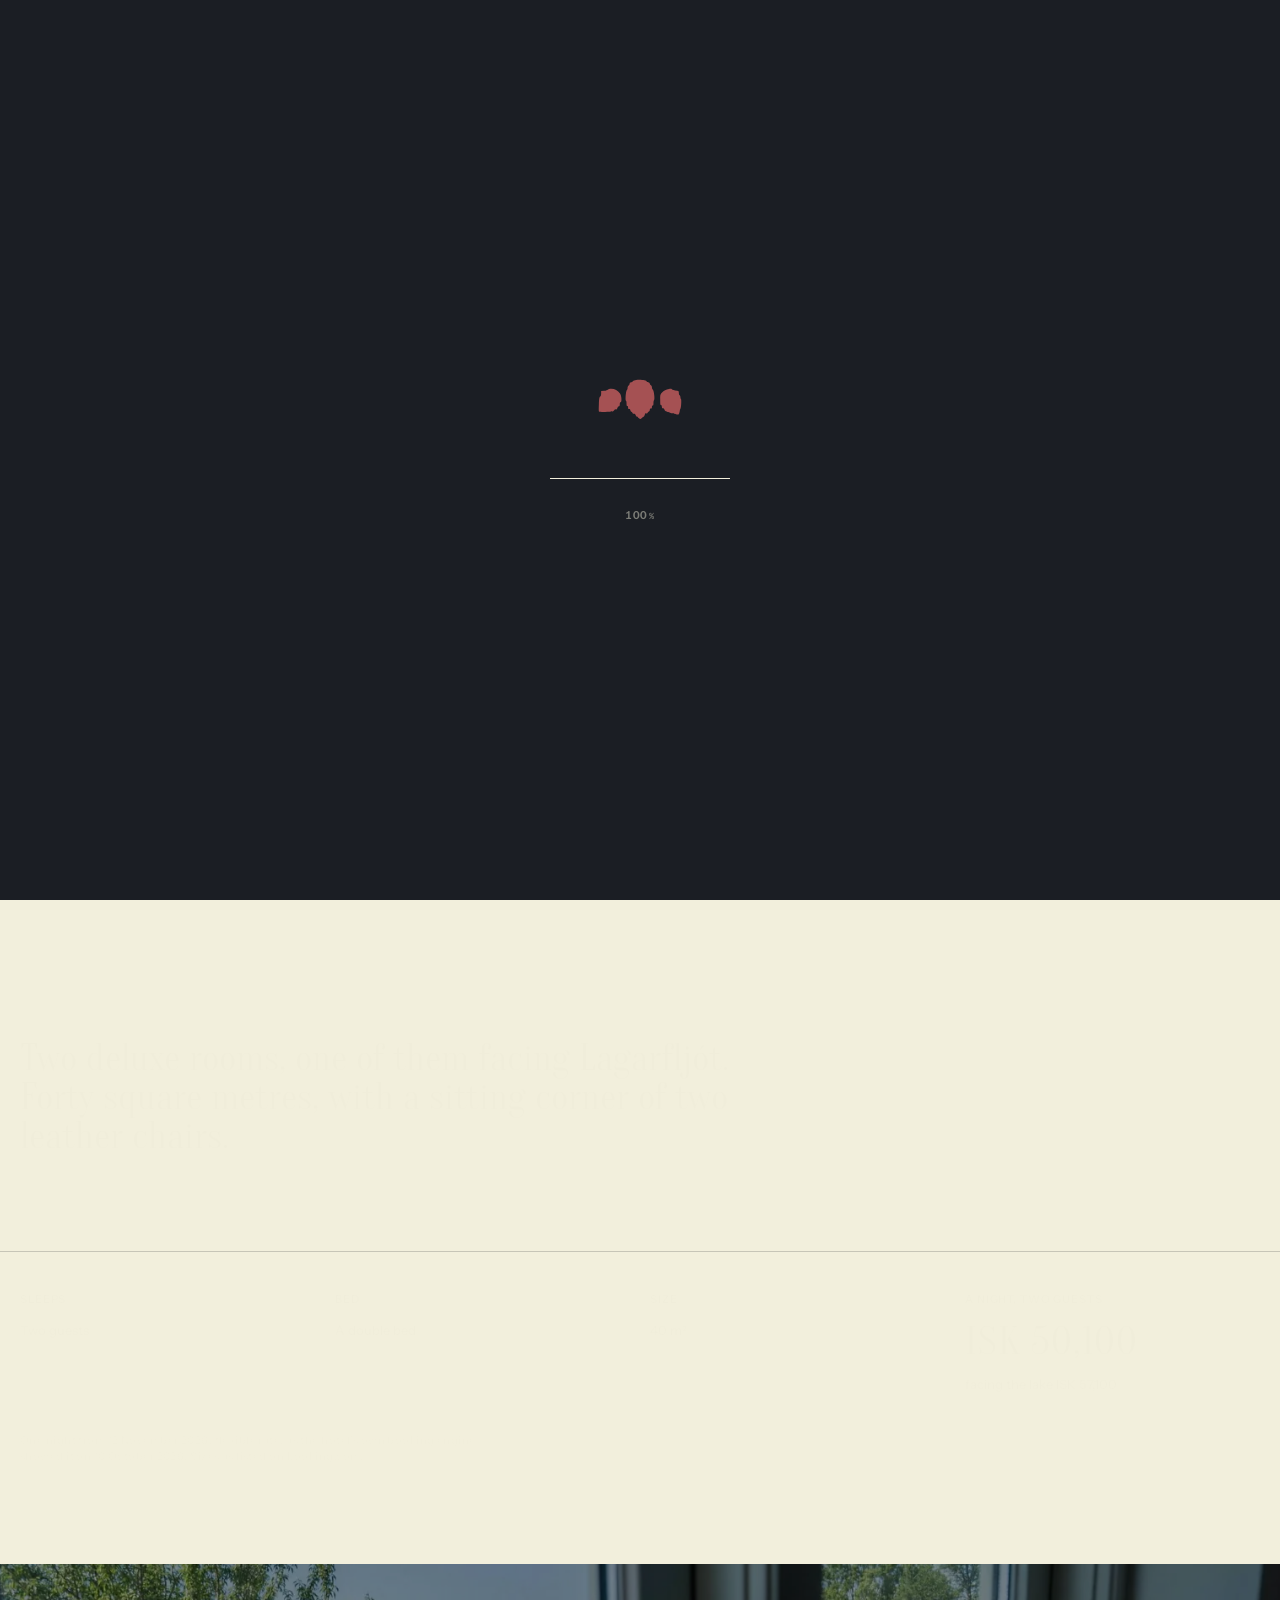
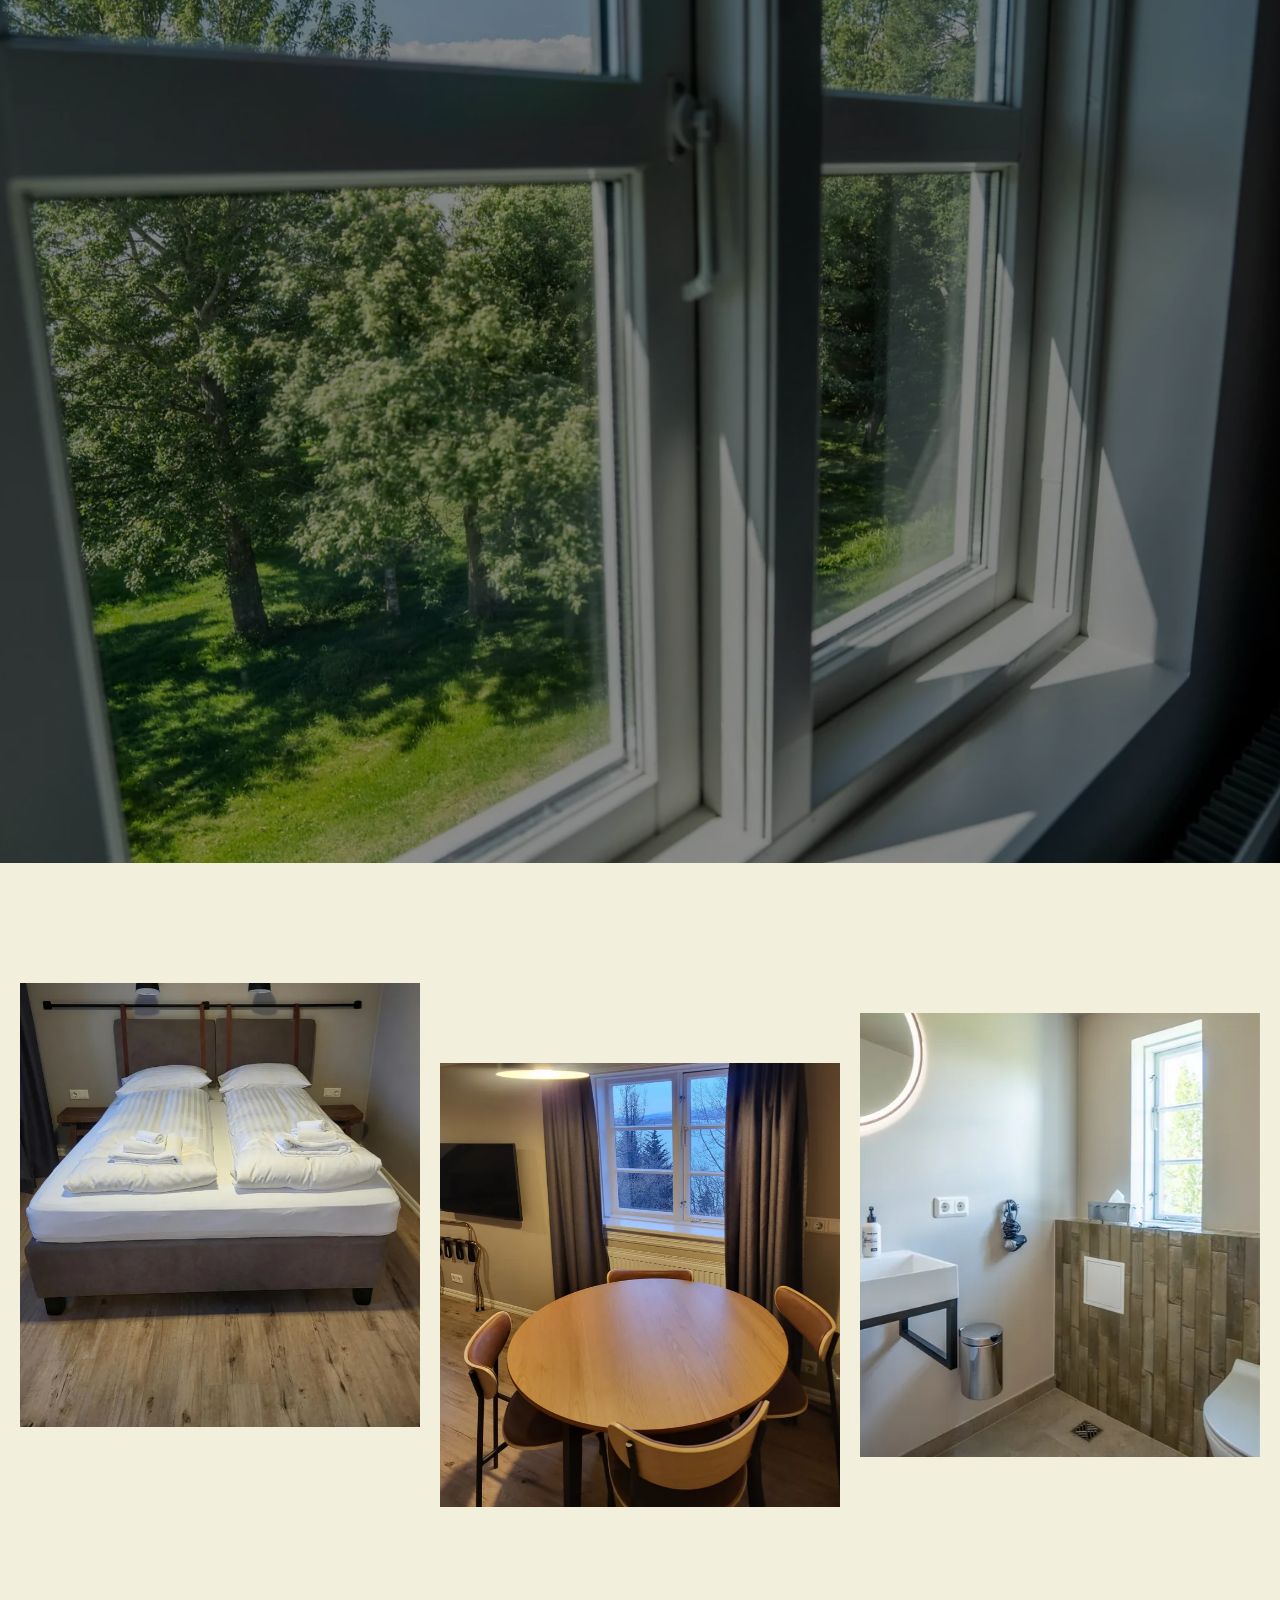
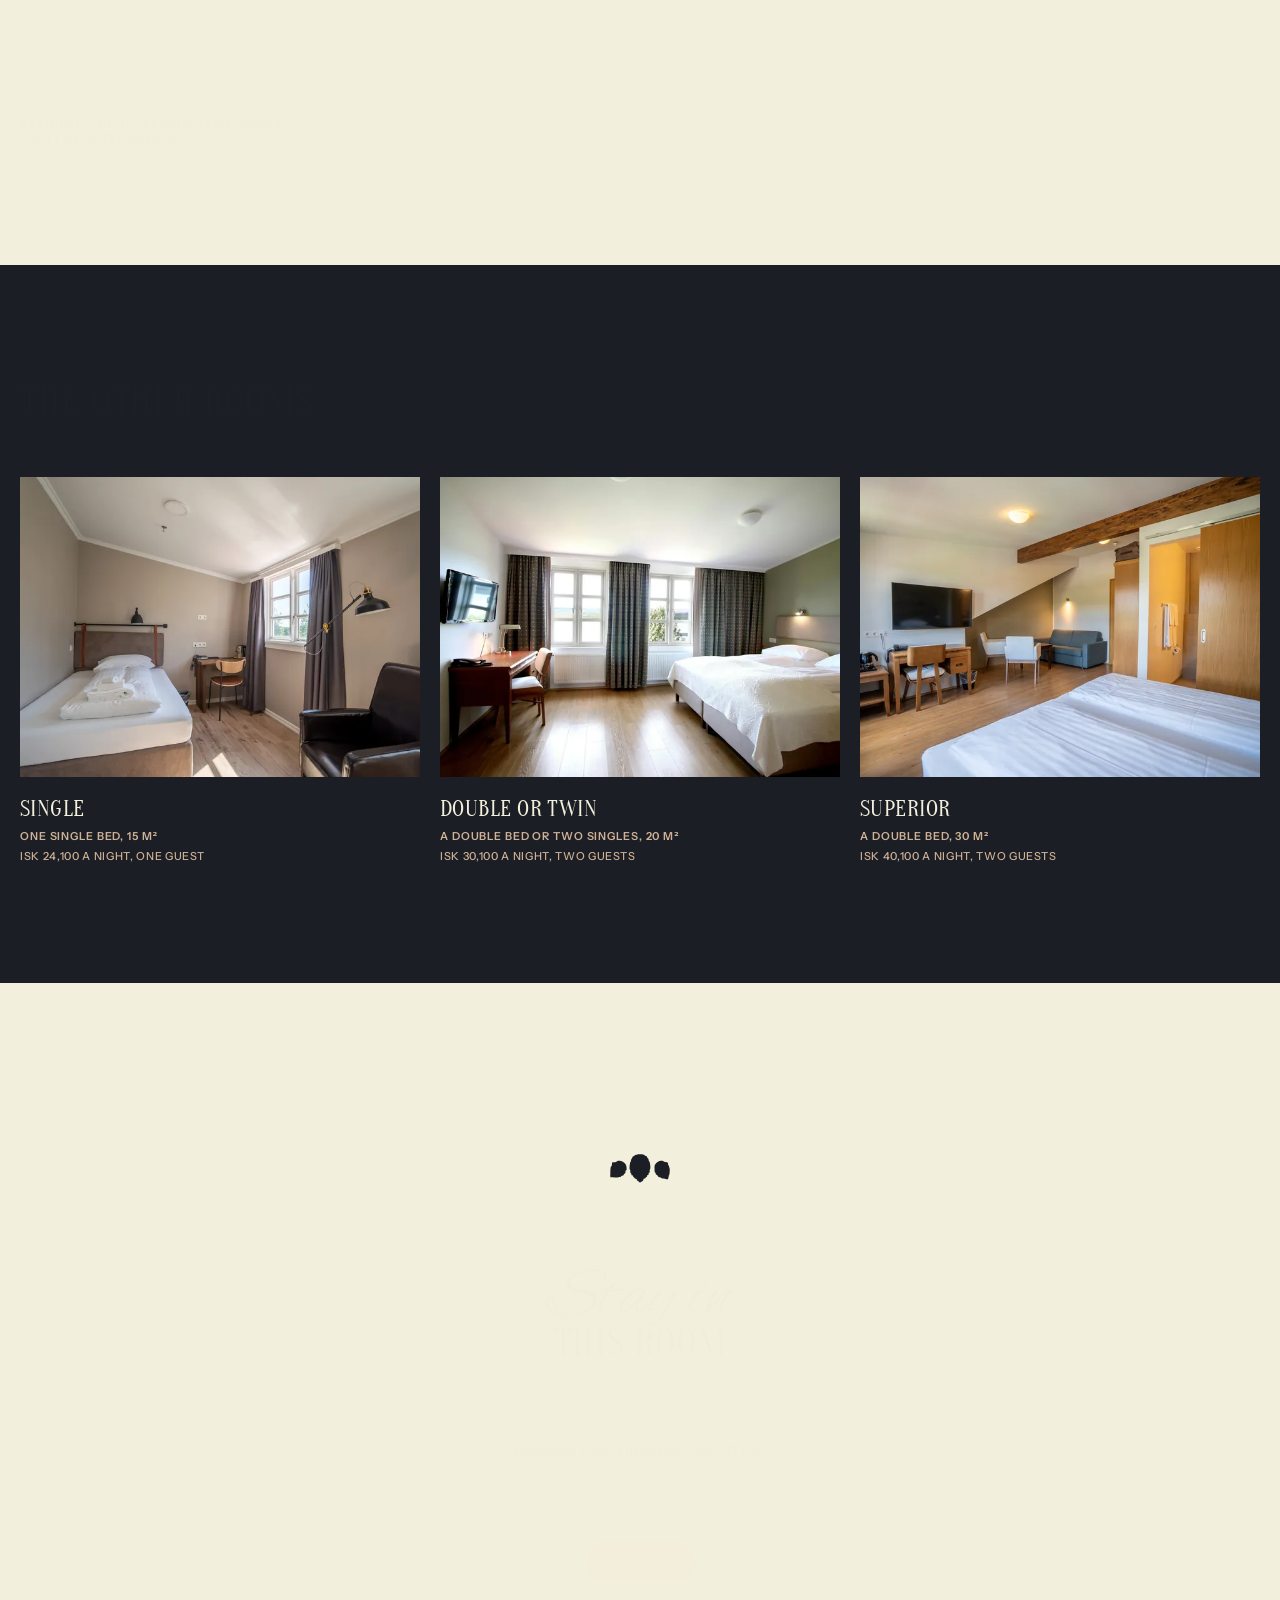
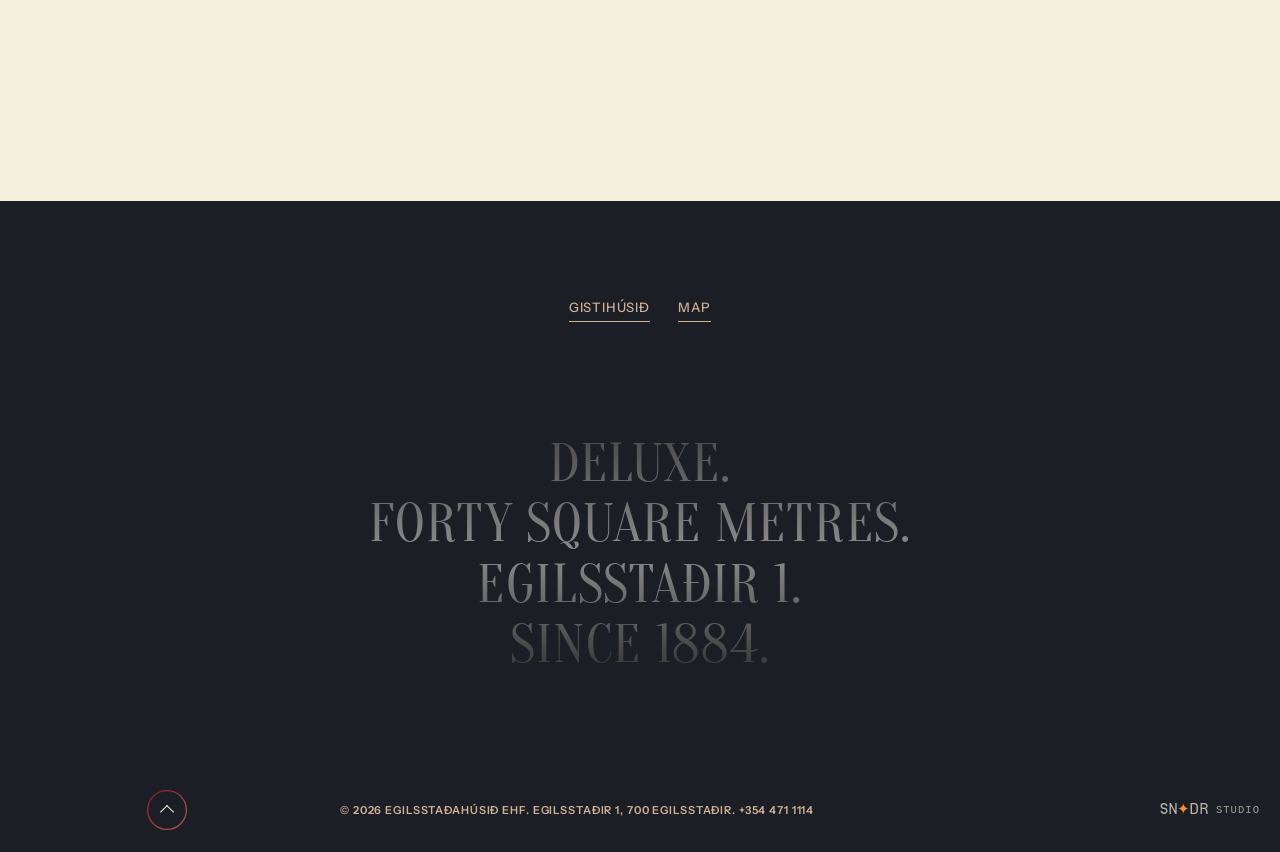
<file: room-deluxe.html>
<!doctype html>
<html lang="en" class="no-js">
<head>
<meta charset="utf-8">
<meta name="viewport" content="width=device-width, initial-scale=1, viewport-fit=cover">
<title>Deluxe room, Gistihúsið Lake Hotel Egilsstaðir</title>
<meta name="description" content="Two deluxe rooms, one of them facing Lagarfljót. Forty square metres, with a sitting corner of two leather chairs.">
<meta name="robots" content="noindex, nofollow">
<meta name="theme-color" content="#201A16">
<link rel="icon" href="assets/img/favicon-32.png" type="image/png" sizes="32x32">
<link rel="apple-touch-icon" href="assets/img/favicon-180.png">
<link rel="preload" href="assets/fonts/Oranienbaum.woff2" as="font" type="font/woff2" crossorigin>
<link rel="preload" href="assets/fonts/AlexBrush-Regular.woff2" as="font" type="font/woff2" crossorigin>
<link rel="preload" href="assets/fonts/InstrumentSans-Medium.woff2" as="font" type="font/woff2" crossorigin>
<link rel="preload" href="assets/fonts/InstrumentSans-SemiBold.woff2" as="font" type="font/woff2" crossorigin>
<link rel="preload" href="assets/img/deluxe-lounge@1080.webp" as="image" type="image/webp" media="(min-width: 768px)">
<script type="application/ld+json">{"@context":"https://schema.org","@type":"HotelRoom","name":"Deluxe room, Gistihúsið - Lake Hotel Egilsstadir","description":"Two deluxe rooms, one of them facing Lagarfljót. Forty square metres, with a sitting corner of two leather chairs.","bed":"A double bed","containedInPlace":{"@type":"Hotel","name":"Gistihúsið - Lake Hotel Egilsstadir","telephone":"+354 471 1114","email":"hotel@gistihusid.is","address":{"@type":"PostalAddress","streetAddress":"Egilsstaðir 1","addressLocality":"Egilsstaðir","postalCode":"700","addressCountry":"IS"}}}</script>
<link rel="stylesheet" href="styles.css">
<script>
document.documentElement.classList.replace('no-js','js');
try{ if(sessionStorage.getItem('lakehotel-preloaded')) document.documentElement.classList.add('is-entering'); }catch(e){}
</script>
<script type="importmap">{"imports":{"three":"./assets/vendor/three.module.min.js"}}</script>
</head>
<body class="ui-dark">
<a class="skip" href="#room-intro">Skip to content</a>

<div class="preloader" id="preloader" aria-hidden="true">
  <div class="preloader__inner">
    <span class="preloader__mark crest" aria-hidden="true"></span>
    <div class="preloader__bar"><span id="preloader-fill"></span></div>
    <div class="preloader__counter"><b id="preloader-counter">0</b><i>%</i></div>
  </div>
</div>
<div class="page-overlay" id="page-overlay"></div>

<header class="header ui-dark ui-gradient header--top" id="header">
  <div class="header__row">
    <div class="header__left">
      <button class="btn btn--link header__menu js-menu-toggle" type="button" aria-expanded="false" aria-controls="menu">
        <span class="header__burger" aria-hidden="true"><i></i><i></i></span>
        <span class="header__menu-words"><span class="header__menu-word header__menu-word--open">Menu</span><span class="header__menu-word header__menu-word--close">Close</span></span>
      </button>
    </div>
    <a class="header__logo" href="index.html" aria-label="Gistihúsið Lake Hotel Egilsstaðir, back to the front page">
      <span class="header__logo-text">
        <span class="header__logo-name wordmark" aria-hidden="true"></span>
        <span class="header__logo-sub">Lake Hotel Egilsstaðir</span>
      </span>
      <span class="header__logo-mark crest" aria-hidden="true"></span>
    </a>
    <div class="header__right">
      <a class="btn btn--underline header__map" href="index.html#locations"><span class="btn__underline">Map</span></a>
      <a class="btn btn--underline header__book" data-booking data-room="deluxe" href="https://property.godo.is/booking2.php?propid=304801&amp;invoicee=652194&amp;lang=en&amp;referer=lakehotel-web" target="_blank" rel="noopener"><span class="btn__underline">Book a stay</span></a>
    </div>
  </div>
</header>

<div class="modal modal--menu is-hidden" id="menu" aria-hidden="true">
  <div class="modal__bg"><img class="modal__img" src="assets/img/house-sunset@1440.webp" alt="" loading="lazy"></div>
  <div class="modal__scroller js-menu-scroller" data-lenis-prevent>
    <ol class="menu__list js-menu-list">
      <li><a class="menu__link" href="index.html"><span class="menu__label text-small">Back</span><span class="menu__title h1">Gistihúsið</span></a></li>
      <li><a class="menu__link" href="room-single.html"><span class="menu__label text-small">15 m²</span><span class="menu__title h1">Single</span></a></li>
      <li><a class="menu__link" href="room-double-twin.html"><span class="menu__label text-small">20 m²</span><span class="menu__title h1">Double or twin</span></a></li>
      <li><a class="menu__link" href="room-superior.html"><span class="menu__label text-small">30 m²</span><span class="menu__title h1">Superior</span></a></li>
      <li><a class="menu__link is-active" href="room-deluxe.html"><span class="menu__label text-small">40 m²</span><span class="menu__title h1">Deluxe</span></a></li>
      <li><a class="menu__link" href="index.html#locations"><span class="menu__label text-small">Four walks</span><span class="menu__title h1">Egilsstaðir</span></a></li>
      <li><a class="menu__link" href="index.html#contact"><span class="menu__label text-small">Book direct</span><span class="menu__title h1">Stay</span></a></li>
    </ol>
  </div>
</div>

<div class="c-scrollbar" id="scrollbar" aria-hidden="true"><span class="c-scrollbar__thumb"></span></div>

<main class="page-content" id="page">

<!-- room hero -->
<section class="section section--top section--full-height ui-dark ui-background-alt" id="top" data-themed="ui-dark ui-gradient ui-intro" data-reveal-root>
  <div class="sticky sticky--full-height sticky--under-next" data-parallax-pattern="sectionOutTiny">
    <div class="sticky__layer sticky__layer--sticky intro">
      <div class="intro__media" data-reveal="zoom-in block">
        <img class="intro__img" src="assets/img/deluxe-lounge@1080.webp" srcset="assets/img/deluxe-lounge@720.webp 720w, assets/img/deluxe-lounge@1080.webp 1080w, assets/img/deluxe-lounge@1440.webp 1440w, assets/img/deluxe-lounge@1920.webp 1920w, assets/img/deluxe-lounge@2400.webp 2400w, assets/img/deluxe-lounge@3072.webp 3072w" sizes="(max-width: 767px) 176vw, 108vw" alt="The sitting corner of a deluxe room, two leather chairs" fetchpriority="high">
      </div>
      <h1 class="intro__title" data-reveal-group data-reveal-delay="400">
        <span class="text-subtitle intro__script" data-reveal="subtitle">The largest room</span>
        <span class="h0 intro__serif" data-reveal="title">DELUXE</span>
      </h1>
      <div class="intro__arrow" data-reveal="slide-in-bottom block" data-reveal-delay="900">
        <a class="btn btn--gradient btn--arrow-down" href="#room-intro" aria-label="Read about this room"><svg viewBox="0 0 40 40" aria-hidden="true"><defs><linearGradient id="g-ring-r" x1="0" y1="0" x2="1" y2="1"><stop offset="0" stop-color="#871D27"/><stop offset="1" stop-color="#B45759"/></linearGradient></defs><circle cx="20" cy="20" r="19.35" fill="none" stroke="url(#g-ring-r)" stroke-width="1.3"/></svg><span class="btn__arrow" aria-hidden="true"></span></a>
      </div>
      <a class="button-3d" href="index.html#collection" data-reveal="fade-in block" data-reveal-delay="900">
        <span class="button-3d__media"><img src="assets/img/lake-farm@720.webp" srcset="assets/img/lake-farm@720.webp 720w, assets/img/lake-farm@1080.webp 1080w, assets/img/lake-farm@1440.webp 1440w" sizes="(max-width: 767px) 92vw, 240px" alt="" loading="lazy"></span>
        <span class="button-3d__text"><span class="button-3d__big">All rooms</span><span class="text-small">Back to the four</span></span>
        <span class="btn btn--square btn--outline-plus" aria-hidden="true"><i></i></span>
      </a>
    </div>
  </div>
</section>

<!-- facts + intro -->
<section class="section ui-light l-room-intro" id="room-intro" data-themed="ui-light" data-reveal-root>
  <div class="l-room-intro__head" data-reveal-group data-reveal-delay="200">
    <p class="h2 l-room-intro__lead" data-reveal="title">Two deluxe rooms, one of them facing Lagarfljót. Forty square metres, with a sitting corner of two leather chairs.</p>
  </div>
  <dl class="l-room-facts" data-reveal-group>
    <div class="l-room-facts__item" data-reveal="fade-in"><dt class="text-small">Sleeps</dt><dd>Two guests</dd></div>
    <div class="l-room-facts__item" data-reveal="fade-in"><dt class="text-small">Bed</dt><dd>A double bed</dd></div>
    <div class="l-room-facts__item" data-reveal="fade-in"><dt class="text-small">Size</dt><dd>40 m²</dd></div>
    <div class="l-room-facts__item" data-reveal="fade-in"><dt class="text-small">A night, two guests</dt><dd><span class="l-room-facts__n">ISK 50,100</span>facing the lake ISK 57,100</dd></div>
  </dl>
  <p class="l-room-facts__note text-small" data-reveal="text">One night from 12 November 2026, flexible rate, as the hotel’s own booking engine showed it on 10 October 2026. Sizes as listed on Booking.com.</p>
</section>

<!-- statement over the pinned still -->
<section class="section ui-dark ui-background-alt l-room-still" data-themed="ui-dark" data-reveal-root>
  <div class="l-room-still__bg appear" data-parallax-pattern="backgroundMove" data-parallax-measure=".section">
    <img data-img="window-tree" data-w="720 1080 1440 1920 2400 2880 3840 4096" sizes="(max-width: 767px) 390vw, 120vw" alt="An open window onto the garden trees" width="1440" height="960">
  </div>
  <div class="l-room-still__copy" data-reveal-group data-reveal-delay="300">
    <p class="h1 text-center" data-reveal="title">THERE ARE TWO OF THEM IN THE WHOLE HOTEL</p>
  </div>
</section>

<!-- gallery -->
<section class="section ui-light l-room-gallery" data-themed="ui-light" data-reveal-root>
  <div class="l-room-gallery__row">
    <figure class="l-room-gallery__item l-room-gallery__item--1 parallax-image-move appear" data-parallax-pattern="imageMove"><img data-img="deluxe-bed" data-w="720 1080 1440 1920 2250" sizes="(max-width: 767px) 90vw, 32vw" alt="The bed of a deluxe room" width="1440" height="1920"><figcaption class="text-small">The bed of a deluxe room</figcaption></figure>
    <figure class="l-room-gallery__item l-room-gallery__item--2 parallax-image-move appear" data-parallax-pattern="imageMove"><img data-img="deluxe-table" data-w="720 1080 1440 1920 2400 3000" sizes="(max-width: 767px) 90vw, 32vw" alt="A round table by the window" width="1440" height="1080"><figcaption class="text-small">A round table by the window</figcaption></figure>
    <figure class="l-room-gallery__item l-room-gallery__item--3 parallax-image-move appear" data-parallax-pattern="imageMove"><img data-img="deluxe-bath" data-w="720 1080 1440 1920 2400 5978" sizes="(max-width: 767px) 101vw, 63vw" alt="The bathroom of the lake-side deluxe" width="1440" height="960"><figcaption class="text-small">The bathroom of the lake-side deluxe</figcaption></figure>
  </div>
  <p class="l-room-gallery__note text-small" data-reveal="text">Baðhúsið, the hotel’s spa, is ISK 2,000 a visit for hotel guests.</p>
</section>

<!-- the other rooms -->
<section class="section ui-dark l-room-others" data-themed="ui-dark" data-reveal-root>
  <h2 class="h2 l-room-others__title" data-reveal="title">THE OTHER ROOMS</h2>
  <ul class="l-room-others__list">
    <li><a class="l-room-others__card" href="room-single.html">
      <span class="l-room-others__media appear"><img data-img="single-lake" data-w="720 1080 1440 1920 2400 2880 3840 4800 5760" sizes="(max-width: 767px) 101vw, 36vw" alt="" width="1440" height="960"></span>
      <span class="l-room-others__name h3">SINGLE</span>
      <span class="text-small">One single bed, 15 m²<span class="l-room-others__price">ISK 24,100 a night, one guest</span></span>
    </a></li>
    <li><a class="l-room-others__card" href="room-double-twin.html">
      <span class="l-room-others__media appear"><img data-img="double-lake" data-w="720 1080 1440 1920 2400 2880" sizes="(max-width: 767px) 101vw, 36vw" alt="" width="1440" height="960"></span>
      <span class="l-room-others__name h3">DOUBLE OR TWIN</span>
      <span class="text-small">A double bed or two singles, 20 m²<span class="l-room-others__price">ISK 30,100 a night, two guests</span></span>
    </a></li>
    <li><a class="l-room-others__card" href="room-superior.html">
      <span class="l-room-others__media appear"><img data-img="superior-lake" data-w="720 1080 1440 1920 2400 2880 3840 4800 5760" sizes="(max-width: 767px) 101vw, 36vw" alt="" width="1440" height="960"></span>
      <span class="l-room-others__name h3">SUPERIOR</span>
      <span class="text-small">A double bed, 30 m²<span class="l-room-others__price">ISK 40,100 a night, two guests</span></span>
    </a></li>
  </ul>
</section>

<!-- stay -->
<section class="section ui-light l-room-stay" id="contact" data-themed="ui-light" data-reveal-root>
  <div class="register__form ui-light ui-background" data-reveal-group>
    <span class="register__logo crest crest--dark" aria-hidden="true"></span>
    <p class="register__title"><span class="text-subtitle" data-reveal="subtitle">Stay in</span><span class="h2" data-reveal="title">THIS ROOM</span></p>
    <p class="register__text" data-reveal="text">Egilsstaðir 1, 700 Egilsstaðir. +354 471 1114.</p>
    <div class="register__actions" data-reveal="fade-in slow">
      <a class="btn btn--primary" data-booking data-room="deluxe" href="https://property.godo.is/booking2.php?propid=304801&amp;invoicee=652194&amp;lang=en&amp;referer=lakehotel-web" target="_blank" rel="noopener">Book a stay</a>
      <a class="btn btn--underline" href="mailto:hotel@gistihusid.is"><span class="btn__underline">hotel@gistihusid.is</span></a>
    </div>
  </div>
</section>

<footer class="section section--no-overflow ui-dark footer" id="footer" data-themed="ui-dark" data-reveal-root>
  <div class="footer__top js-hide-header">
    <nav class="footer__menu">
      <a class="btn btn--underline text-small" href="index.html"><span class="btn__underline">Gistihúsið</span></a>
      <a class="btn btn--underline text-small" href="index.html#locations"><span class="btn__underline">Map</span></a>
    </nav>
  </div>
  <div class="footer__headline js-mask-text">
    <p class="h1 footer__text">DELUXE.<br>FORTY SQUARE METRES.<br>EGILSSTAÐIR 1.<br>SINCE 1884.</p>
    <p class="h1 footer__text footer__text--mask" aria-hidden="true">DELUXE.<br>FORTY SQUARE METRES.<br>EGILSSTAÐIR 1.<br>SINCE 1884.</p>
  </div>
  <div class="footer__bottom row">
    <div class="col col--md-2 col--md-offset-1">
      <a class="btn btn--gradient btn--arrow-up" href="#top" aria-label="Back to top"><svg viewBox="0 0 40 40" aria-hidden="true"><defs><linearGradient id="g-ring-u" x1="0" y1="0" x2="1" y2="1"><stop offset="0" stop-color="#871D27"/><stop offset="1" stop-color="#B45759"/></linearGradient></defs><circle cx="20" cy="20" r="19.35" fill="none" stroke="url(#g-ring-u)" stroke-width="1.3"/></svg><span class="btn__arrow" aria-hidden="true"></span></a>
    </div>
    <p class="col col--md-5 text-small footer__copy">© 2026 Egilsstaðahúsið ehf. Egilsstaðir 1, 700 Egilsstaðir. +354 471 1114</p>
    <p class="col col--md-3 footer__credit"><a class="sndr" href="https://sndrstudio.is" target="_blank" rel="noopener" aria-label="Hannað af SNDR Studio" data-logotype><span class="sndr__mark">SN<i>✦</i>DR</span><span class="sndr__studio">STUDIO</span></a></p>
  </div>
</footer>

</main>
<script type="module" src="app.js"></script>
</body>
</html>
</file>
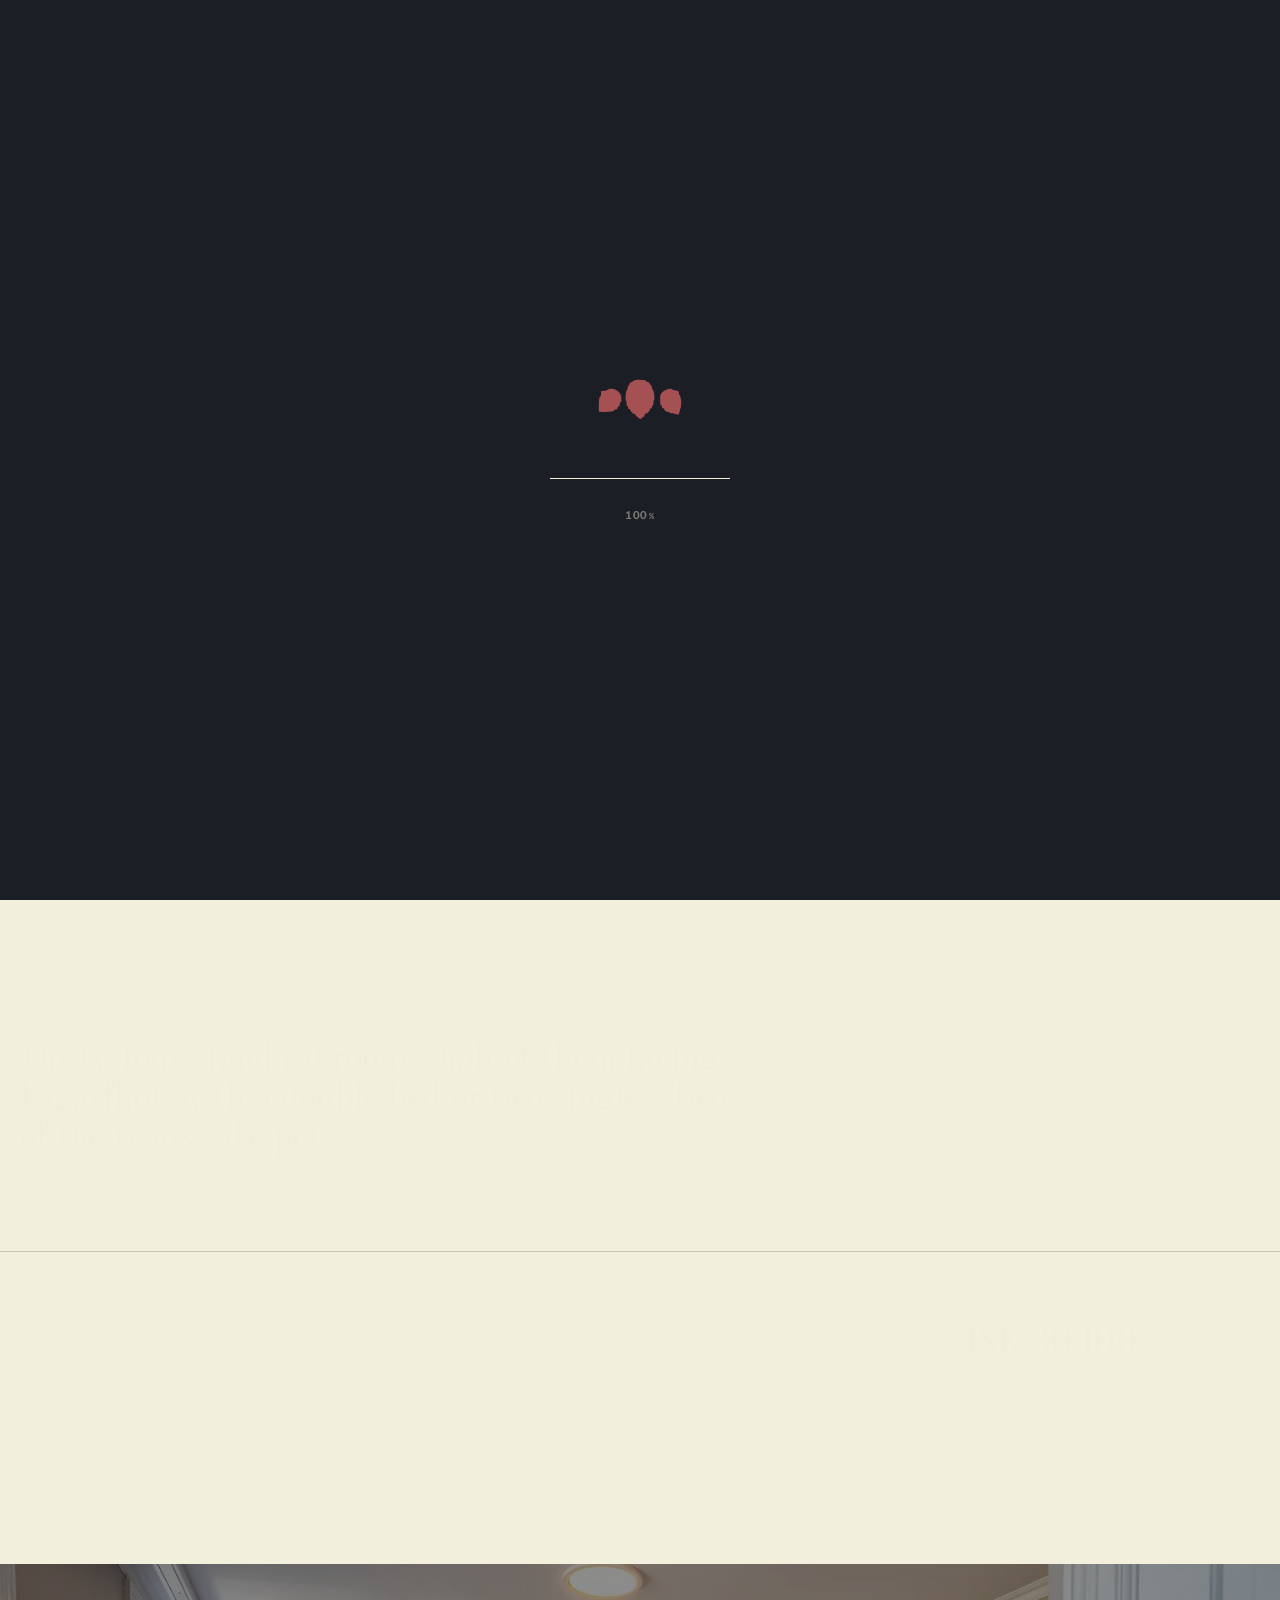
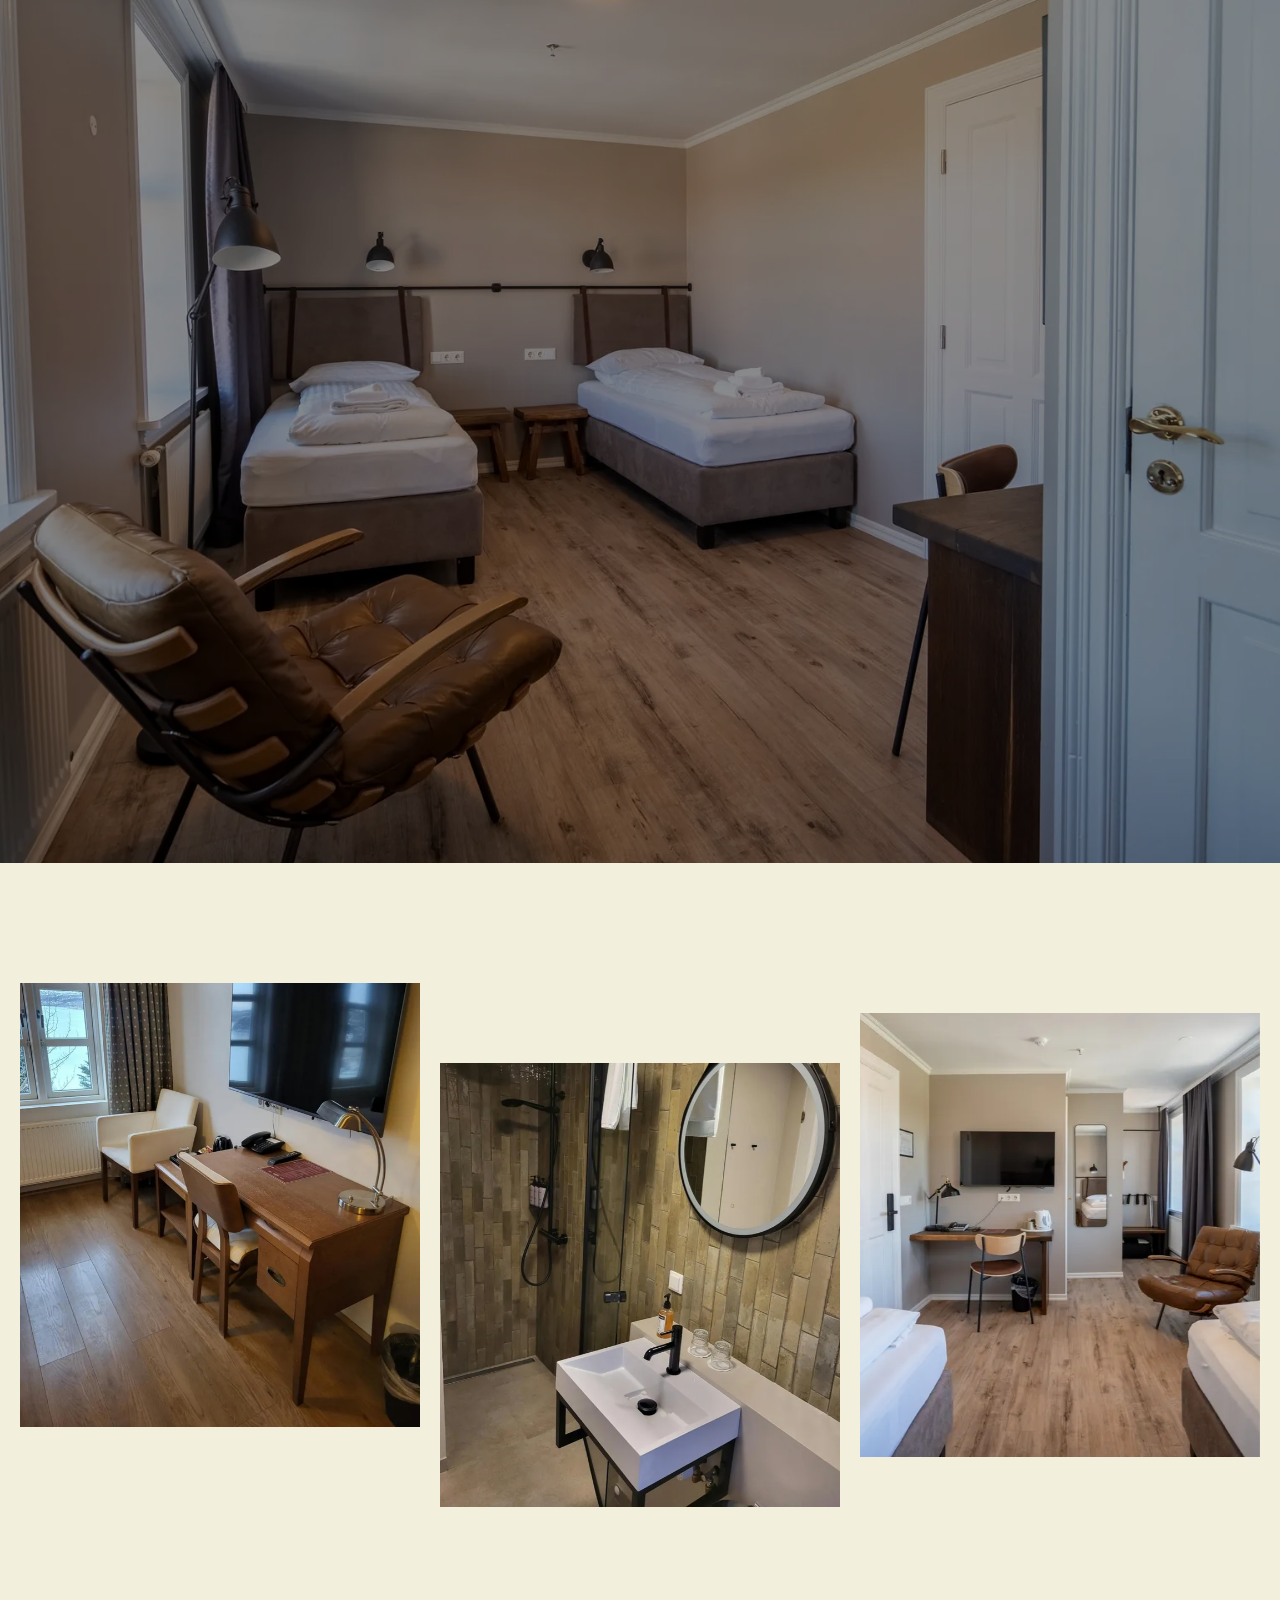
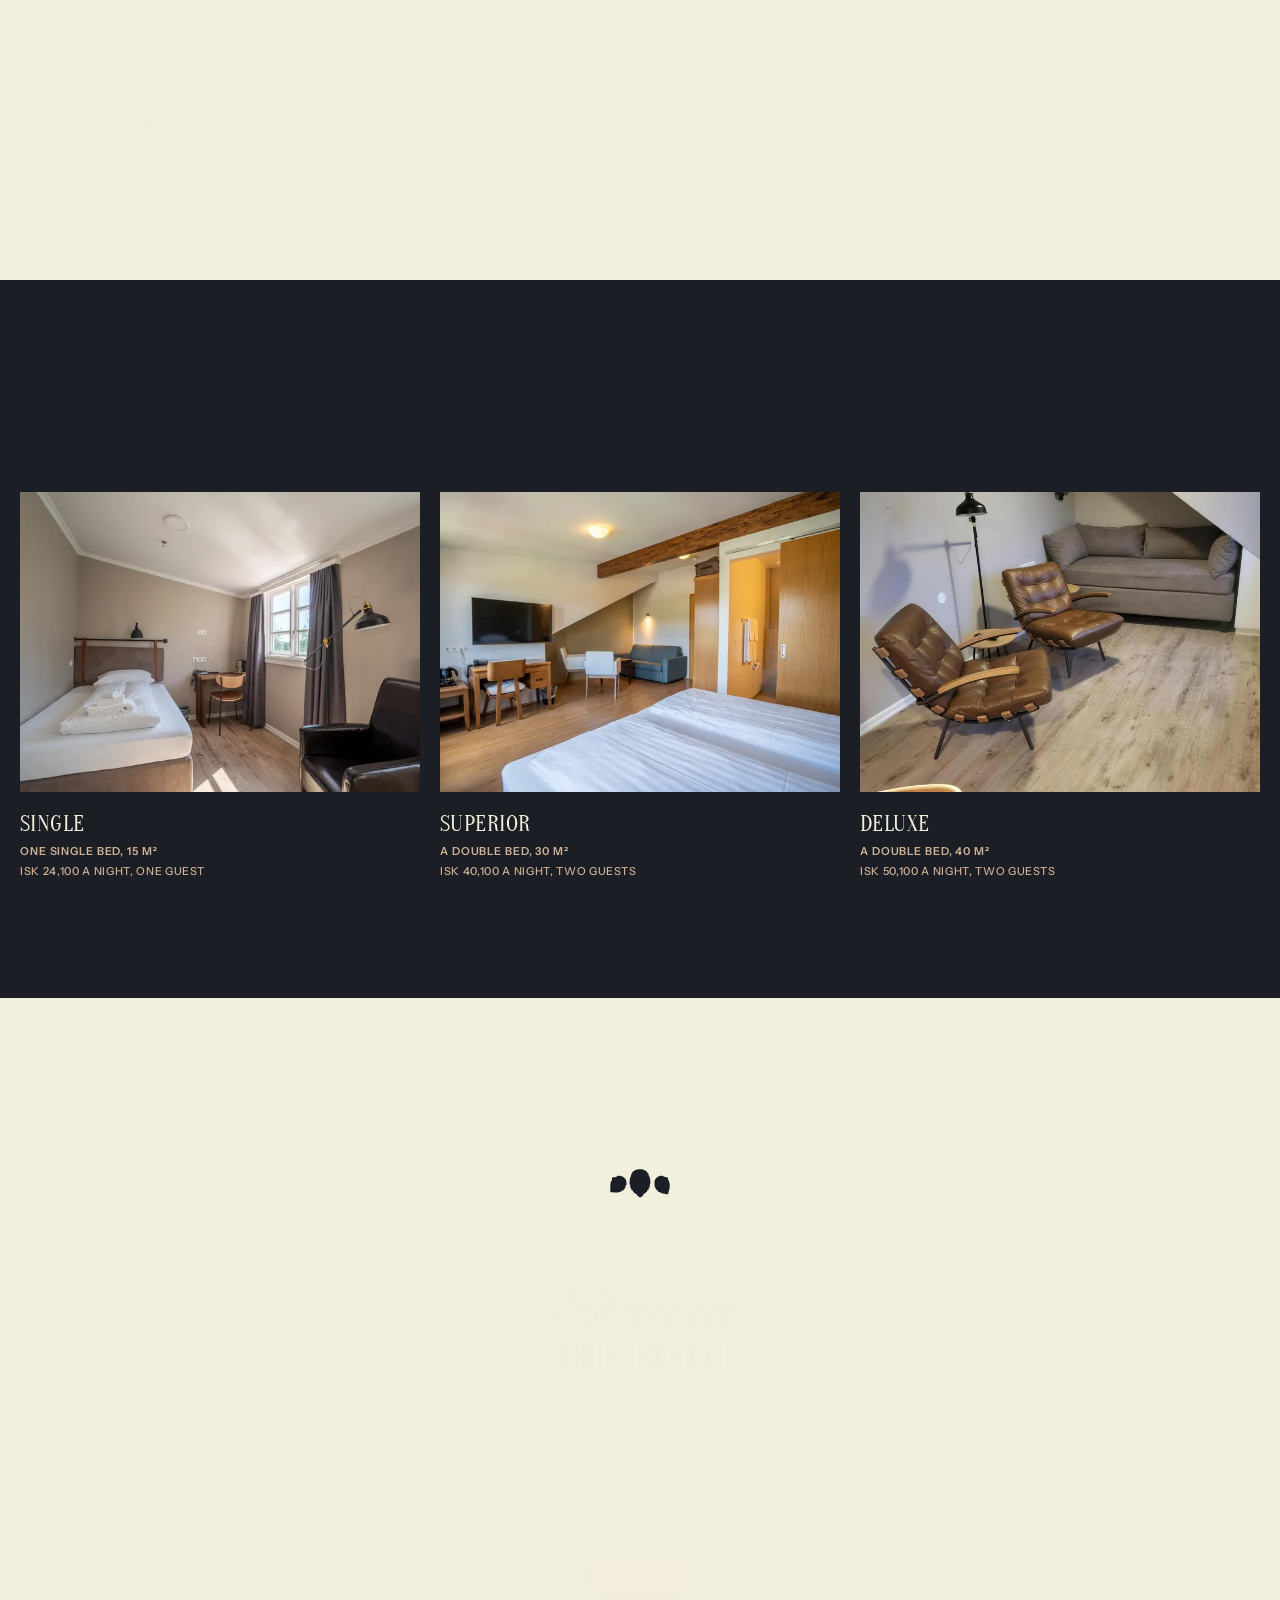
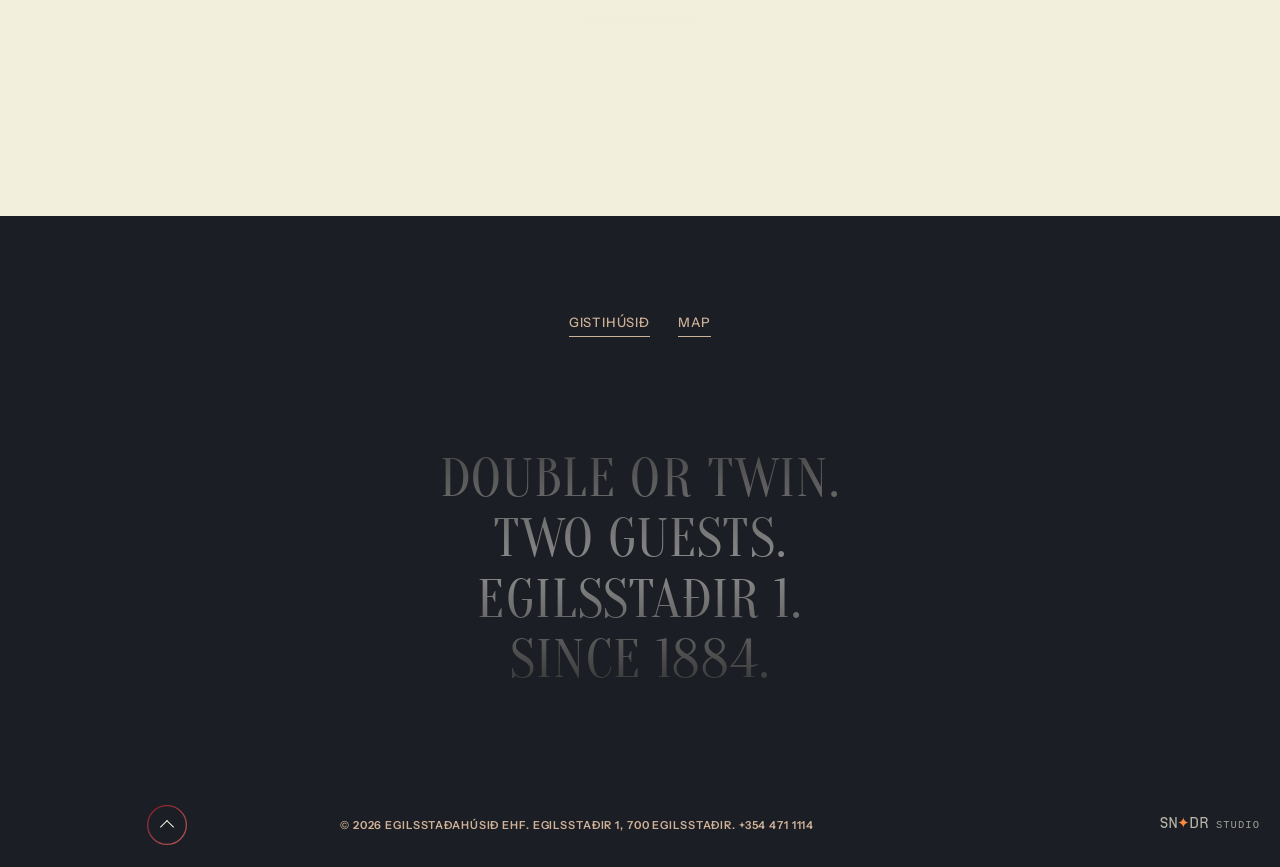
<file: room-double-twin.html>
<!doctype html>
<html lang="en" class="no-js">
<head>
<meta charset="utf-8">
<meta name="viewport" content="width=device-width, initial-scale=1, viewport-fit=cover">
<title>Double or twin room, Gistihúsið Lake Hotel Egilsstaðir</title>
<meta name="description" content="Thirty-four standard rooms, half of them facing Lagarfljót, with a double bed or two singles. Two of the twins take pets.">
<meta name="robots" content="noindex, nofollow">
<meta name="theme-color" content="#201A16">
<link rel="icon" href="assets/img/favicon-32.png" type="image/png" sizes="32x32">
<link rel="apple-touch-icon" href="assets/img/favicon-180.png">
<link rel="preload" href="assets/fonts/Oranienbaum.woff2" as="font" type="font/woff2" crossorigin>
<link rel="preload" href="assets/fonts/AlexBrush-Regular.woff2" as="font" type="font/woff2" crossorigin>
<link rel="preload" href="assets/fonts/InstrumentSans-Medium.woff2" as="font" type="font/woff2" crossorigin>
<link rel="preload" href="assets/fonts/InstrumentSans-SemiBold.woff2" as="font" type="font/woff2" crossorigin>
<link rel="preload" href="assets/img/double-lake@1080.webp" as="image" type="image/webp" media="(min-width: 768px)">
<script type="application/ld+json">{"@context":"https://schema.org","@type":"HotelRoom","name":"Double or twin room, Gistihúsið - Lake Hotel Egilsstadir","description":"Thirty-four standard rooms, half of them facing Lagarfljót, with a double bed or two singles. Two of the twins take pets.","bed":"One double bed, or two singles","containedInPlace":{"@type":"Hotel","name":"Gistihúsið - Lake Hotel Egilsstadir","telephone":"+354 471 1114","email":"hotel@gistihusid.is","address":{"@type":"PostalAddress","streetAddress":"Egilsstaðir 1","addressLocality":"Egilsstaðir","postalCode":"700","addressCountry":"IS"}}}</script>
<link rel="stylesheet" href="styles.css">
<script>
document.documentElement.classList.replace('no-js','js');
try{ if(sessionStorage.getItem('lakehotel-preloaded')) document.documentElement.classList.add('is-entering'); }catch(e){}
</script>
<script type="importmap">{"imports":{"three":"./assets/vendor/three.module.min.js"}}</script>
</head>
<body class="ui-dark">
<a class="skip" href="#room-intro">Skip to content</a>

<div class="preloader" id="preloader" aria-hidden="true">
  <div class="preloader__inner">
    <span class="preloader__mark crest" aria-hidden="true"></span>
    <div class="preloader__bar"><span id="preloader-fill"></span></div>
    <div class="preloader__counter"><b id="preloader-counter">0</b><i>%</i></div>
  </div>
</div>
<div class="page-overlay" id="page-overlay"></div>

<header class="header ui-dark ui-gradient header--top" id="header">
  <div class="header__row">
    <div class="header__left">
      <button class="btn btn--link header__menu js-menu-toggle" type="button" aria-expanded="false" aria-controls="menu">
        <span class="header__burger" aria-hidden="true"><i></i><i></i></span>
        <span class="header__menu-words"><span class="header__menu-word header__menu-word--open">Menu</span><span class="header__menu-word header__menu-word--close">Close</span></span>
      </button>
    </div>
    <a class="header__logo" href="index.html" aria-label="Gistihúsið Lake Hotel Egilsstaðir, back to the front page">
      <span class="header__logo-text">
        <span class="header__logo-name wordmark" aria-hidden="true"></span>
        <span class="header__logo-sub">Lake Hotel Egilsstaðir</span>
      </span>
      <span class="header__logo-mark crest" aria-hidden="true"></span>
    </a>
    <div class="header__right">
      <a class="btn btn--underline header__map" href="index.html#locations"><span class="btn__underline">Map</span></a>
      <a class="btn btn--underline header__book" data-booking data-room="double" href="https://property.godo.is/booking2.php?propid=304801&amp;invoicee=652194&amp;lang=en&amp;referer=lakehotel-web" target="_blank" rel="noopener"><span class="btn__underline">Book a stay</span></a>
    </div>
  </div>
</header>

<div class="modal modal--menu is-hidden" id="menu" aria-hidden="true">
  <div class="modal__bg"><img class="modal__img" src="assets/img/house-sunset@1440.webp" alt="" loading="lazy"></div>
  <div class="modal__scroller js-menu-scroller" data-lenis-prevent>
    <ol class="menu__list js-menu-list">
      <li><a class="menu__link" href="index.html"><span class="menu__label text-small">Back</span><span class="menu__title h1">Gistihúsið</span></a></li>
      <li><a class="menu__link" href="room-single.html"><span class="menu__label text-small">15 m²</span><span class="menu__title h1">Single</span></a></li>
      <li><a class="menu__link is-active" href="room-double-twin.html"><span class="menu__label text-small">20 m²</span><span class="menu__title h1">Double or twin</span></a></li>
      <li><a class="menu__link" href="room-superior.html"><span class="menu__label text-small">30 m²</span><span class="menu__title h1">Superior</span></a></li>
      <li><a class="menu__link" href="room-deluxe.html"><span class="menu__label text-small">40 m²</span><span class="menu__title h1">Deluxe</span></a></li>
      <li><a class="menu__link" href="index.html#locations"><span class="menu__label text-small">Four walks</span><span class="menu__title h1">Egilsstaðir</span></a></li>
      <li><a class="menu__link" href="index.html#contact"><span class="menu__label text-small">Book direct</span><span class="menu__title h1">Stay</span></a></li>
    </ol>
  </div>
</div>

<div class="c-scrollbar" id="scrollbar" aria-hidden="true"><span class="c-scrollbar__thumb"></span></div>

<main class="page-content" id="page">

<!-- room hero -->
<section class="section section--top section--full-height ui-dark ui-background-alt" id="top" data-themed="ui-dark ui-gradient ui-intro" data-reveal-root>
  <div class="sticky sticky--full-height sticky--under-next" data-parallax-pattern="sectionOutTiny">
    <div class="sticky__layer sticky__layer--sticky intro">
      <div class="intro__media" data-reveal="zoom-in block">
        <img class="intro__img" src="assets/img/double-lake@1080.webp" srcset="assets/img/double-lake@720.webp 720w, assets/img/double-lake@1080.webp 1080w, assets/img/double-lake@1440.webp 1440w, assets/img/double-lake@1920.webp 1920w, assets/img/double-lake@2400.webp 2400w, assets/img/double-lake@2880.webp 2880w" sizes="(max-width: 767px) 351vw, 108vw" alt="A double room facing Lagarfljót" fetchpriority="high">
      </div>
      <h1 class="intro__title" data-reveal-group data-reveal-delay="400">
        <span class="text-subtitle intro__script" data-reveal="subtitle">A room for two</span>
        <span class="h0 intro__serif" data-reveal="title">DOUBLE OR TWIN</span>
      </h1>
      <div class="intro__arrow" data-reveal="slide-in-bottom block" data-reveal-delay="900">
        <a class="btn btn--gradient btn--arrow-down" href="#room-intro" aria-label="Read about this room"><svg viewBox="0 0 40 40" aria-hidden="true"><defs><linearGradient id="g-ring-r" x1="0" y1="0" x2="1" y2="1"><stop offset="0" stop-color="#871D27"/><stop offset="1" stop-color="#B45759"/></linearGradient></defs><circle cx="20" cy="20" r="19.35" fill="none" stroke="url(#g-ring-r)" stroke-width="1.3"/></svg><span class="btn__arrow" aria-hidden="true"></span></a>
      </div>
      <a class="button-3d" href="index.html#collection" data-reveal="fade-in block" data-reveal-delay="900">
        <span class="button-3d__media"><img src="assets/img/lake-farm@720.webp" srcset="assets/img/lake-farm@720.webp 720w, assets/img/lake-farm@1080.webp 1080w, assets/img/lake-farm@1440.webp 1440w" sizes="(max-width: 767px) 92vw, 240px" alt="" loading="lazy"></span>
        <span class="button-3d__text"><span class="button-3d__big">All rooms</span><span class="text-small">Back to the four</span></span>
        <span class="btn btn--square btn--outline-plus" aria-hidden="true"><i></i></span>
      </a>
    </div>
  </div>
</section>

<!-- facts + intro -->
<section class="section ui-light l-room-intro" id="room-intro" data-themed="ui-light" data-reveal-root>
  <div class="l-room-intro__head" data-reveal-group data-reveal-delay="200">
    <p class="h2 l-room-intro__lead" data-reveal="title">Thirty-four standard rooms, half of them facing Lagarfljót, with a double bed or two singles. Two of the twins take pets.</p>
  </div>
  <dl class="l-room-facts" data-reveal-group>
    <div class="l-room-facts__item" data-reveal="fade-in"><dt class="text-small">Sleeps</dt><dd>Two guests</dd></div>
    <div class="l-room-facts__item" data-reveal="fade-in"><dt class="text-small">Bed</dt><dd>One double bed, or two singles</dd></div>
    <div class="l-room-facts__item" data-reveal="fade-in"><dt class="text-small">Size</dt><dd>20 m²</dd></div>
    <div class="l-room-facts__item" data-reveal="fade-in"><dt class="text-small">A night, two guests</dt><dd><span class="l-room-facts__n">ISK 30,100</span>facing the lake ISK 38,100</dd></div>
  </dl>
  <p class="l-room-facts__note text-small" data-reveal="text">One night from 12 November 2026, flexible rate, as the hotel’s own booking engine showed it on 10 October 2026. Sizes as listed on Booking.com.</p>
</section>

<!-- statement over the pinned still -->
<section class="section ui-dark ui-background-alt l-room-still" data-themed="ui-dark" data-reveal-root>
  <div class="l-room-still__bg appear" data-parallax-pattern="backgroundMove" data-parallax-measure=".section">
    <img data-img="twin-lake" data-w="720 1080 1440 1920 2400 2880 3840 4800 5760" sizes="(max-width: 767px) 390vw, 120vw" alt="A twin room facing the lake, a leather chair by the window" width="1440" height="960">
  </div>
  <div class="l-room-still__copy" data-reveal-group data-reveal-delay="300">
    <p class="h1 text-center" data-reveal="title">HALF OF THEM LOOK OUT OVER LAGARFLJÓT</p>
  </div>
</section>

<!-- gallery -->
<section class="section ui-light l-room-gallery" data-themed="ui-light" data-reveal-root>
  <div class="l-room-gallery__row">
    <figure class="l-room-gallery__item l-room-gallery__item--1 parallax-image-move appear" data-parallax-pattern="imageMove"><img data-img="double-desk" data-w="720 1080 1440 1920 2250" sizes="(max-width: 767px) 90vw, 32vw" alt="The desk in a double room facing the lake" width="1440" height="1920"><figcaption class="text-small">The desk in a double room facing the lake</figcaption></figure>
    <figure class="l-room-gallery__item l-room-gallery__item--2 parallax-image-move appear" data-parallax-pattern="imageMove"><img data-img="double-bath" data-w="720 1080 1440 1920 2250" sizes="(max-width: 767px) 90vw, 32vw" alt="A bathroom with a round mirror" width="1440" height="1920"><figcaption class="text-small">A bathroom with a round mirror</figcaption></figure>
    <figure class="l-room-gallery__item l-room-gallery__item--3 parallax-image-move appear" data-parallax-pattern="imageMove"><img data-img="twin-lake-2" data-w="720 1080 1440 1920 2400 2880 3840 4800 5760" sizes="(max-width: 767px) 98vw, 61vw" alt="Two beds and a desk, facing the lake" width="1440" height="992"><figcaption class="text-small">Two beds and a desk, facing the lake</figcaption></figure>
  </div>
  <p class="l-room-gallery__note text-small" data-reveal="text">Pets may stay in the two pet-friendly twin rooms, and nowhere else indoors.</p>
</section>

<!-- the other rooms -->
<section class="section ui-dark l-room-others" data-themed="ui-dark" data-reveal-root>
  <h2 class="h2 l-room-others__title" data-reveal="title">THE OTHER ROOMS</h2>
  <ul class="l-room-others__list">
    <li><a class="l-room-others__card" href="room-single.html">
      <span class="l-room-others__media appear"><img data-img="single-lake" data-w="720 1080 1440 1920 2400 2880 3840 4800 5760" sizes="(max-width: 767px) 101vw, 36vw" alt="" width="1440" height="960"></span>
      <span class="l-room-others__name h3">SINGLE</span>
      <span class="text-small">One single bed, 15 m²<span class="l-room-others__price">ISK 24,100 a night, one guest</span></span>
    </a></li>
    <li><a class="l-room-others__card" href="room-superior.html">
      <span class="l-room-others__media appear"><img data-img="superior-lake" data-w="720 1080 1440 1920 2400 2880 3840 4800 5760" sizes="(max-width: 767px) 101vw, 36vw" alt="" width="1440" height="960"></span>
      <span class="l-room-others__name h3">SUPERIOR</span>
      <span class="text-small">A double bed, 30 m²<span class="l-room-others__price">ISK 40,100 a night, two guests</span></span>
    </a></li>
    <li><a class="l-room-others__card" href="room-deluxe.html">
      <span class="l-room-others__media appear"><img data-img="deluxe-lounge" data-w="720 1080 1440 1920 2400 3072" sizes="(max-width: 767px) 90vw, 32vw" alt="" width="1440" height="1920"></span>
      <span class="l-room-others__name h3">DELUXE</span>
      <span class="text-small">A double bed, 40 m²<span class="l-room-others__price">ISK 50,100 a night, two guests</span></span>
    </a></li>
  </ul>
</section>

<!-- stay -->
<section class="section ui-light l-room-stay" id="contact" data-themed="ui-light" data-reveal-root>
  <div class="register__form ui-light ui-background" data-reveal-group>
    <span class="register__logo crest crest--dark" aria-hidden="true"></span>
    <p class="register__title"><span class="text-subtitle" data-reveal="subtitle">Stay in</span><span class="h2" data-reveal="title">THIS ROOM</span></p>
    <p class="register__text" data-reveal="text">Egilsstaðir 1, 700 Egilsstaðir. +354 471 1114.</p>
    <div class="register__actions" data-reveal="fade-in slow">
      <a class="btn btn--primary" data-booking data-room="double" href="https://property.godo.is/booking2.php?propid=304801&amp;invoicee=652194&amp;lang=en&amp;referer=lakehotel-web" target="_blank" rel="noopener">Book a stay</a>
      <a class="btn btn--underline" href="mailto:hotel@gistihusid.is"><span class="btn__underline">hotel@gistihusid.is</span></a>
    </div>
  </div>
</section>

<footer class="section section--no-overflow ui-dark footer" id="footer" data-themed="ui-dark" data-reveal-root>
  <div class="footer__top js-hide-header">
    <nav class="footer__menu">
      <a class="btn btn--underline text-small" href="index.html"><span class="btn__underline">Gistihúsið</span></a>
      <a class="btn btn--underline text-small" href="index.html#locations"><span class="btn__underline">Map</span></a>
    </nav>
  </div>
  <div class="footer__headline js-mask-text">
    <p class="h1 footer__text">DOUBLE OR TWIN.<br>TWO GUESTS.<br>EGILSSTAÐIR 1.<br>SINCE 1884.</p>
    <p class="h1 footer__text footer__text--mask" aria-hidden="true">DOUBLE OR TWIN.<br>TWO GUESTS.<br>EGILSSTAÐIR 1.<br>SINCE 1884.</p>
  </div>
  <div class="footer__bottom row">
    <div class="col col--md-2 col--md-offset-1">
      <a class="btn btn--gradient btn--arrow-up" href="#top" aria-label="Back to top"><svg viewBox="0 0 40 40" aria-hidden="true"><defs><linearGradient id="g-ring-u" x1="0" y1="0" x2="1" y2="1"><stop offset="0" stop-color="#871D27"/><stop offset="1" stop-color="#B45759"/></linearGradient></defs><circle cx="20" cy="20" r="19.35" fill="none" stroke="url(#g-ring-u)" stroke-width="1.3"/></svg><span class="btn__arrow" aria-hidden="true"></span></a>
    </div>
    <p class="col col--md-5 text-small footer__copy">© 2026 Egilsstaðahúsið ehf. Egilsstaðir 1, 700 Egilsstaðir. +354 471 1114</p>
    <p class="col col--md-3 footer__credit"><a class="sndr" href="https://sndrstudio.is" target="_blank" rel="noopener" aria-label="Hannað af SNDR Studio" data-logotype><span class="sndr__mark">SN<i>✦</i>DR</span><span class="sndr__studio">STUDIO</span></a></p>
  </div>
</footer>

</main>
<script type="module" src="app.js"></script>
</body>
</html>
</file>
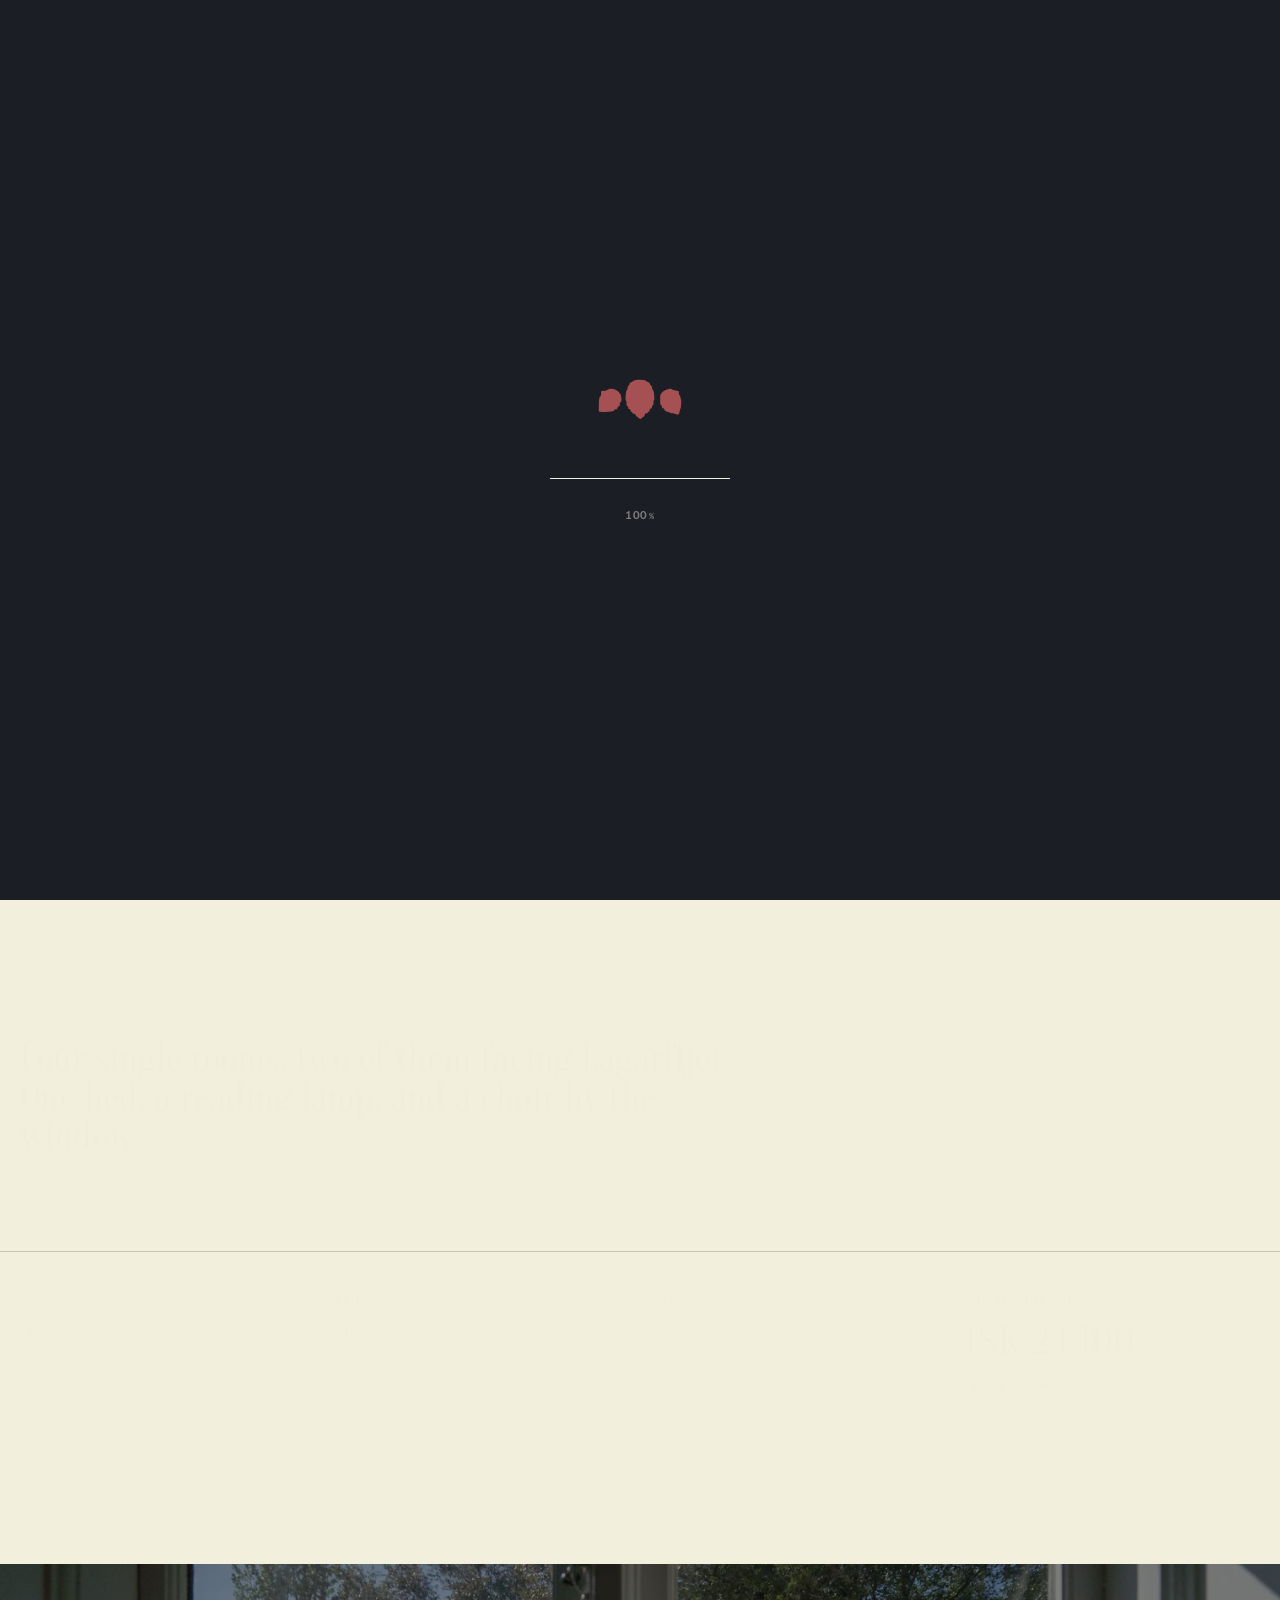
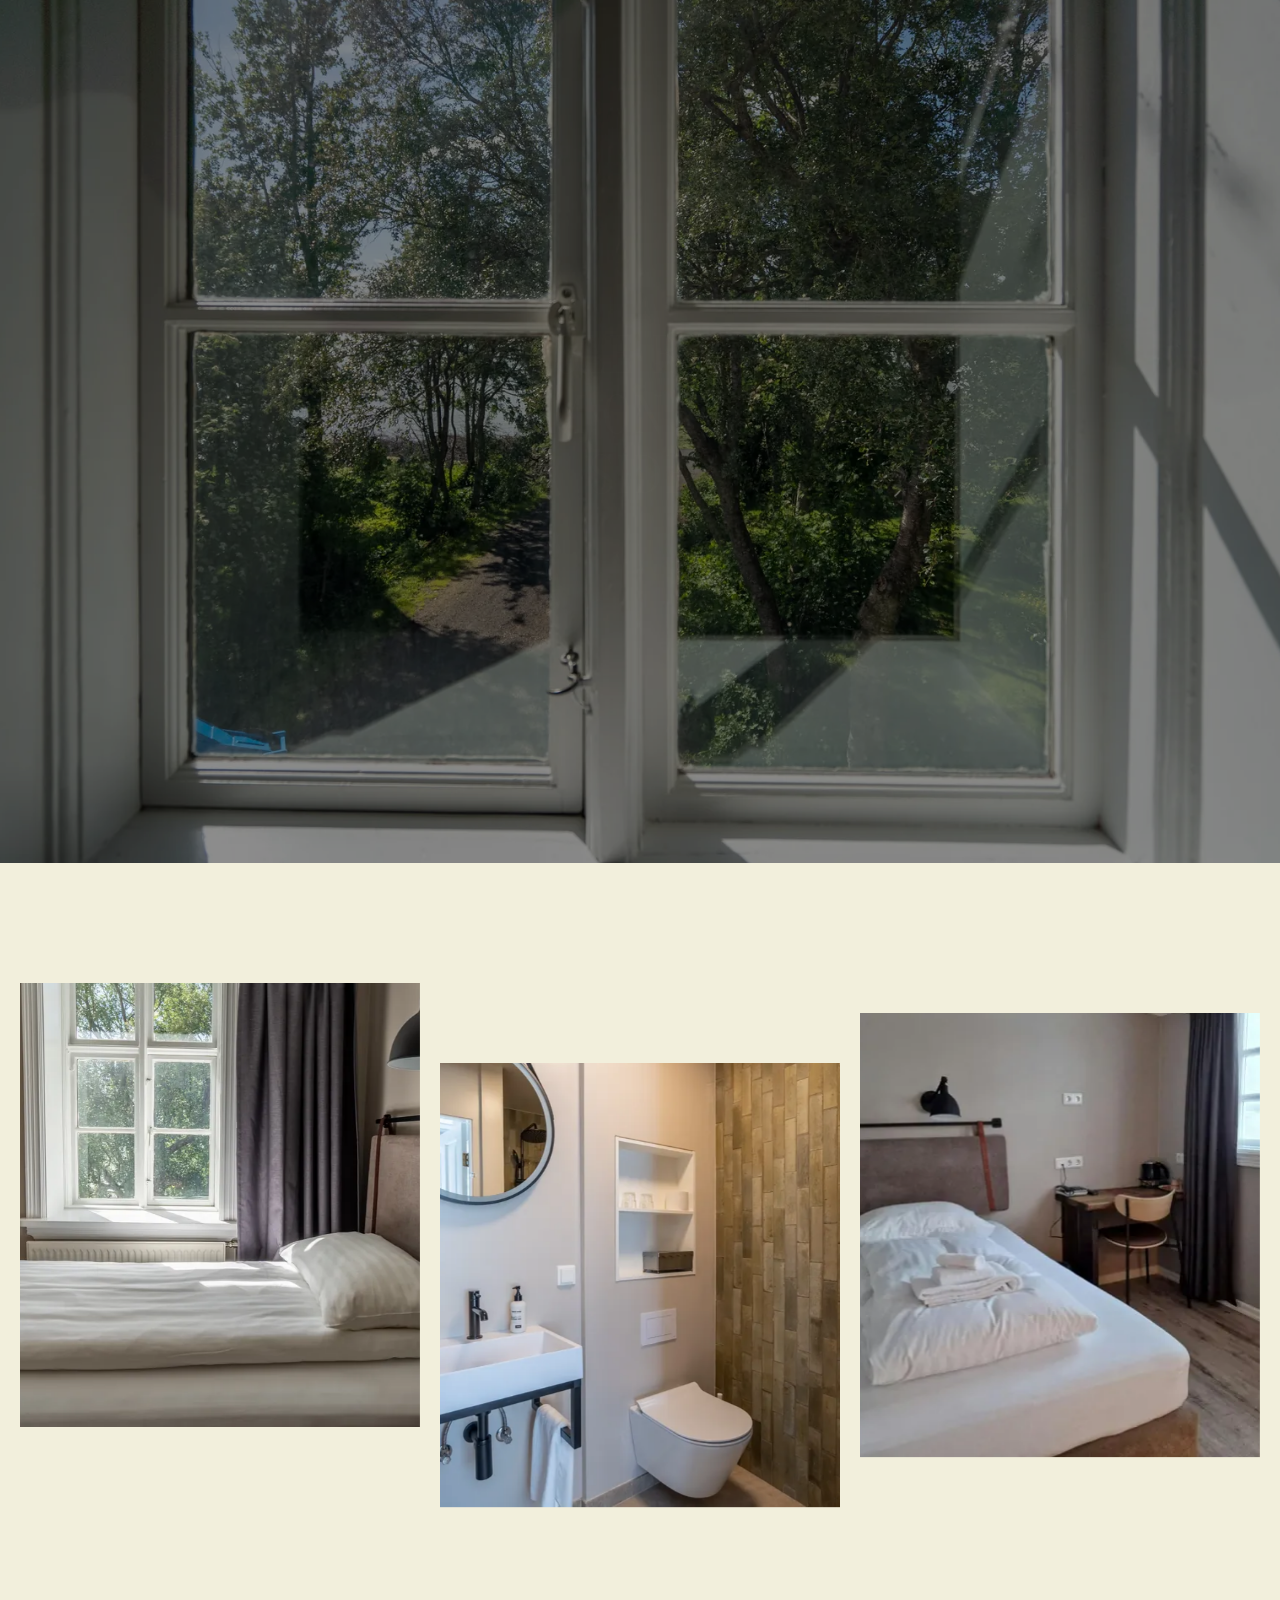
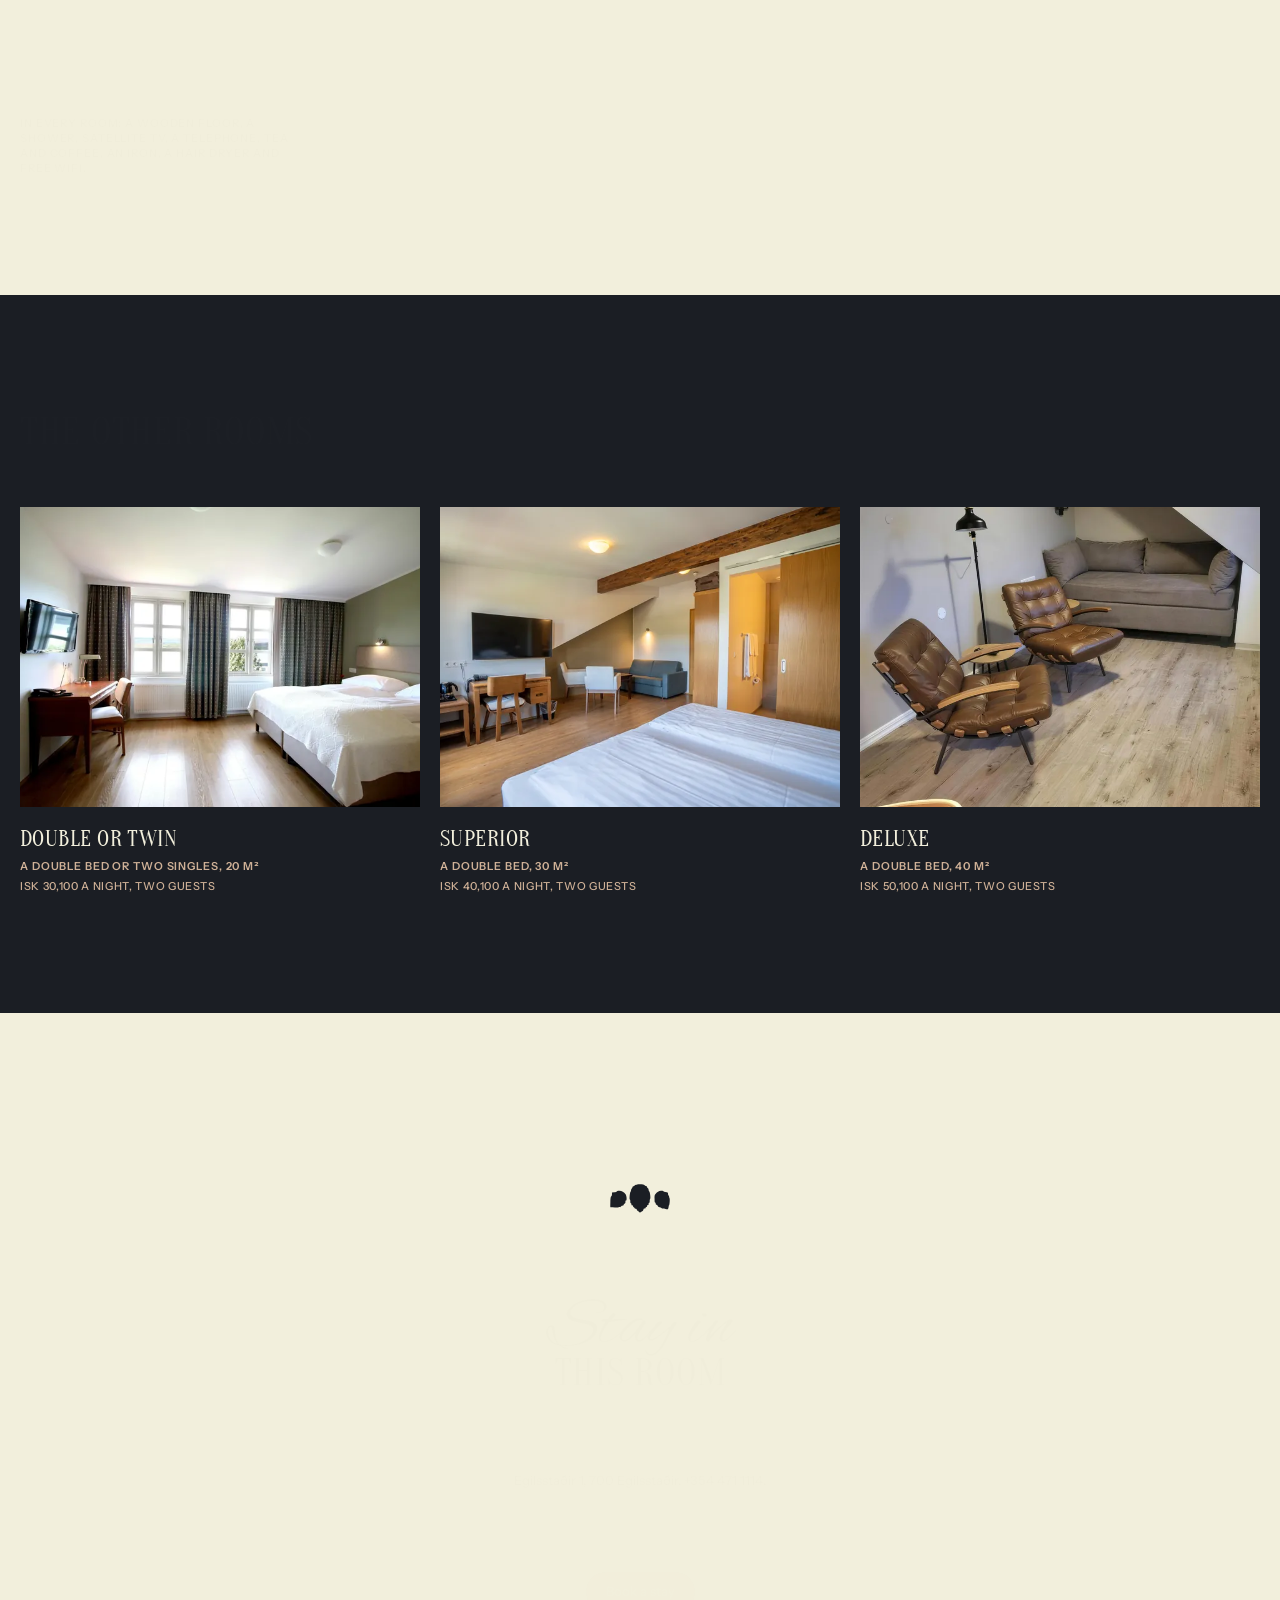
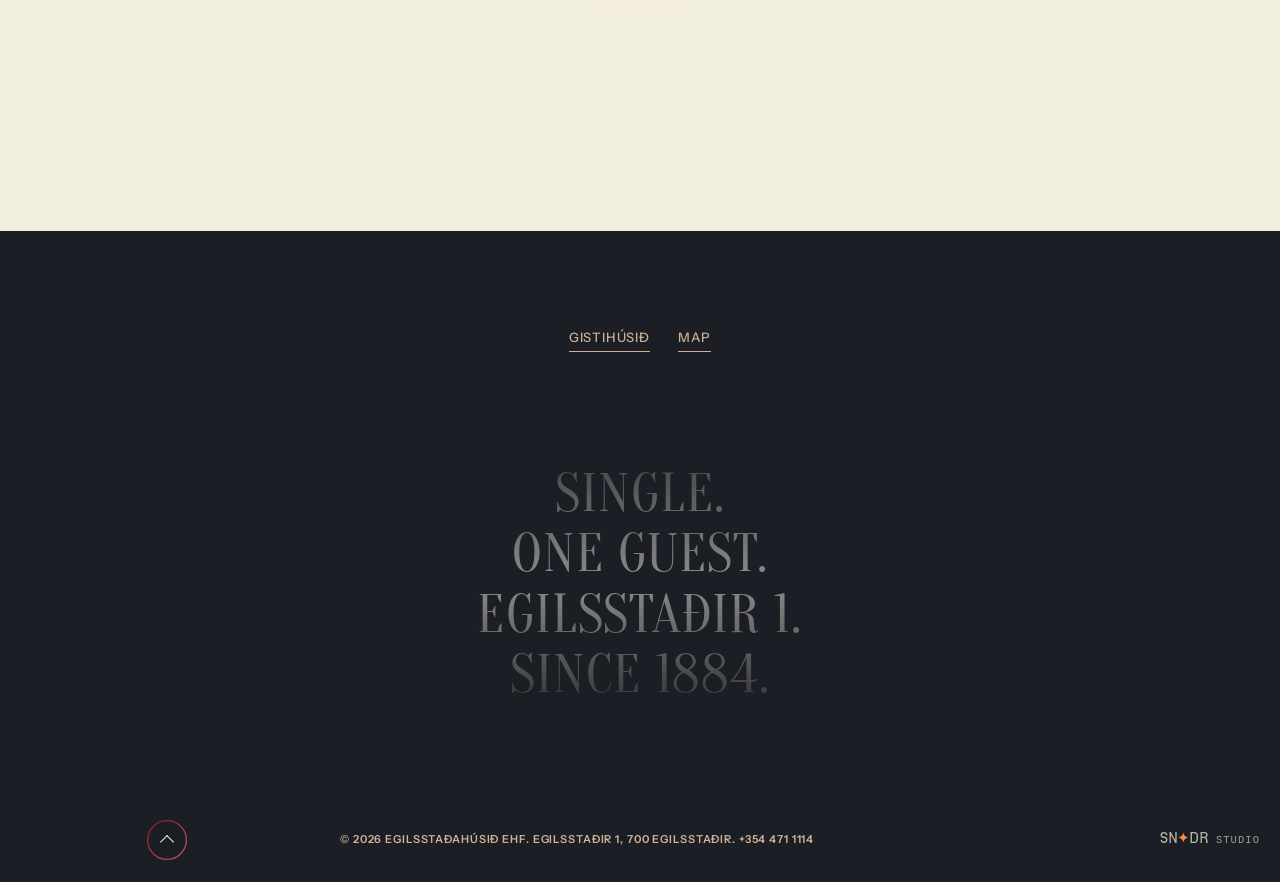
<file: room-single.html>
<!doctype html>
<html lang="en" class="no-js">
<head>
<meta charset="utf-8">
<meta name="viewport" content="width=device-width, initial-scale=1, viewport-fit=cover">
<title>Single room, Gistihúsið Lake Hotel Egilsstaðir</title>
<meta name="description" content="Four single rooms, two of them facing Lagarfljót. One bed, a reading lamp, and a chair by the window.">
<meta name="robots" content="noindex, nofollow">
<meta name="theme-color" content="#201A16">
<link rel="icon" href="assets/img/favicon-32.png" type="image/png" sizes="32x32">
<link rel="apple-touch-icon" href="assets/img/favicon-180.png">
<link rel="preload" href="assets/fonts/Oranienbaum.woff2" as="font" type="font/woff2" crossorigin>
<link rel="preload" href="assets/fonts/AlexBrush-Regular.woff2" as="font" type="font/woff2" crossorigin>
<link rel="preload" href="assets/fonts/InstrumentSans-Medium.woff2" as="font" type="font/woff2" crossorigin>
<link rel="preload" href="assets/fonts/InstrumentSans-SemiBold.woff2" as="font" type="font/woff2" crossorigin>
<link rel="preload" href="assets/img/single-lake@1080.webp" as="image" type="image/webp" media="(min-width: 768px)">
<script type="application/ld+json">{"@context":"https://schema.org","@type":"HotelRoom","name":"Single room, Gistihúsið - Lake Hotel Egilsstadir","description":"Four single rooms, two of them facing Lagarfljót. One bed, a reading lamp, and a chair by the window.","bed":"One single bed","containedInPlace":{"@type":"Hotel","name":"Gistihúsið - Lake Hotel Egilsstadir","telephone":"+354 471 1114","email":"hotel@gistihusid.is","address":{"@type":"PostalAddress","streetAddress":"Egilsstaðir 1","addressLocality":"Egilsstaðir","postalCode":"700","addressCountry":"IS"}}}</script>
<link rel="stylesheet" href="styles.css">
<script>
document.documentElement.classList.replace('no-js','js');
try{ if(sessionStorage.getItem('lakehotel-preloaded')) document.documentElement.classList.add('is-entering'); }catch(e){}
</script>
<script type="importmap">{"imports":{"three":"./assets/vendor/three.module.min.js"}}</script>
</head>
<body class="ui-dark">
<a class="skip" href="#room-intro">Skip to content</a>

<div class="preloader" id="preloader" aria-hidden="true">
  <div class="preloader__inner">
    <span class="preloader__mark crest" aria-hidden="true"></span>
    <div class="preloader__bar"><span id="preloader-fill"></span></div>
    <div class="preloader__counter"><b id="preloader-counter">0</b><i>%</i></div>
  </div>
</div>
<div class="page-overlay" id="page-overlay"></div>

<header class="header ui-dark ui-gradient header--top" id="header">
  <div class="header__row">
    <div class="header__left">
      <button class="btn btn--link header__menu js-menu-toggle" type="button" aria-expanded="false" aria-controls="menu">
        <span class="header__burger" aria-hidden="true"><i></i><i></i></span>
        <span class="header__menu-words"><span class="header__menu-word header__menu-word--open">Menu</span><span class="header__menu-word header__menu-word--close">Close</span></span>
      </button>
    </div>
    <a class="header__logo" href="index.html" aria-label="Gistihúsið Lake Hotel Egilsstaðir, back to the front page">
      <span class="header__logo-text">
        <span class="header__logo-name wordmark" aria-hidden="true"></span>
        <span class="header__logo-sub">Lake Hotel Egilsstaðir</span>
      </span>
      <span class="header__logo-mark crest" aria-hidden="true"></span>
    </a>
    <div class="header__right">
      <a class="btn btn--underline header__map" href="index.html#locations"><span class="btn__underline">Map</span></a>
      <a class="btn btn--underline header__book" data-booking data-room="single" href="https://property.godo.is/booking2.php?propid=304801&amp;invoicee=652194&amp;lang=en&amp;referer=lakehotel-web" target="_blank" rel="noopener"><span class="btn__underline">Book a stay</span></a>
    </div>
  </div>
</header>

<div class="modal modal--menu is-hidden" id="menu" aria-hidden="true">
  <div class="modal__bg"><img class="modal__img" src="assets/img/house-sunset@1440.webp" alt="" loading="lazy"></div>
  <div class="modal__scroller js-menu-scroller" data-lenis-prevent>
    <ol class="menu__list js-menu-list">
      <li><a class="menu__link" href="index.html"><span class="menu__label text-small">Back</span><span class="menu__title h1">Gistihúsið</span></a></li>
      <li><a class="menu__link is-active" href="room-single.html"><span class="menu__label text-small">15 m²</span><span class="menu__title h1">Single</span></a></li>
      <li><a class="menu__link" href="room-double-twin.html"><span class="menu__label text-small">20 m²</span><span class="menu__title h1">Double or twin</span></a></li>
      <li><a class="menu__link" href="room-superior.html"><span class="menu__label text-small">30 m²</span><span class="menu__title h1">Superior</span></a></li>
      <li><a class="menu__link" href="room-deluxe.html"><span class="menu__label text-small">40 m²</span><span class="menu__title h1">Deluxe</span></a></li>
      <li><a class="menu__link" href="index.html#locations"><span class="menu__label text-small">Four walks</span><span class="menu__title h1">Egilsstaðir</span></a></li>
      <li><a class="menu__link" href="index.html#contact"><span class="menu__label text-small">Book direct</span><span class="menu__title h1">Stay</span></a></li>
    </ol>
  </div>
</div>

<div class="c-scrollbar" id="scrollbar" aria-hidden="true"><span class="c-scrollbar__thumb"></span></div>

<main class="page-content" id="page">

<!-- room hero -->
<section class="section section--top section--full-height ui-dark ui-background-alt" id="top" data-themed="ui-dark ui-gradient ui-intro" data-reveal-root>
  <div class="sticky sticky--full-height sticky--under-next" data-parallax-pattern="sectionOutTiny">
    <div class="sticky__layer sticky__layer--sticky intro">
      <div class="intro__media" data-reveal="zoom-in block">
        <img class="intro__img" src="assets/img/single-lake@1080.webp" srcset="assets/img/single-lake@720.webp 720w, assets/img/single-lake@1080.webp 1080w, assets/img/single-lake@1440.webp 1440w, assets/img/single-lake@1920.webp 1920w, assets/img/single-lake@2400.webp 2400w, assets/img/single-lake@2880.webp 2880w, assets/img/single-lake@3840.webp 3840w, assets/img/single-lake@4800.webp 4800w, assets/img/single-lake@5760.webp 5760w" sizes="(max-width: 767px) 351vw, 108vw" alt="A single room facing the lake, a leather chair by the window" fetchpriority="high">
      </div>
      <h1 class="intro__title" data-reveal-group data-reveal-delay="400">
        <span class="text-subtitle intro__script" data-reveal="subtitle">A room for one</span>
        <span class="h0 intro__serif" data-reveal="title">SINGLE</span>
      </h1>
      <div class="intro__arrow" data-reveal="slide-in-bottom block" data-reveal-delay="900">
        <a class="btn btn--gradient btn--arrow-down" href="#room-intro" aria-label="Read about this room"><svg viewBox="0 0 40 40" aria-hidden="true"><defs><linearGradient id="g-ring-r" x1="0" y1="0" x2="1" y2="1"><stop offset="0" stop-color="#871D27"/><stop offset="1" stop-color="#B45759"/></linearGradient></defs><circle cx="20" cy="20" r="19.35" fill="none" stroke="url(#g-ring-r)" stroke-width="1.3"/></svg><span class="btn__arrow" aria-hidden="true"></span></a>
      </div>
      <a class="button-3d" href="index.html#collection" data-reveal="fade-in block" data-reveal-delay="900">
        <span class="button-3d__media"><img src="assets/img/lake-farm@720.webp" srcset="assets/img/lake-farm@720.webp 720w, assets/img/lake-farm@1080.webp 1080w, assets/img/lake-farm@1440.webp 1440w" sizes="(max-width: 767px) 92vw, 240px" alt="" loading="lazy"></span>
        <span class="button-3d__text"><span class="button-3d__big">All rooms</span><span class="text-small">Back to the four</span></span>
        <span class="btn btn--square btn--outline-plus" aria-hidden="true"><i></i></span>
      </a>
    </div>
  </div>
</section>

<!-- facts + intro -->
<section class="section ui-light l-room-intro" id="room-intro" data-themed="ui-light" data-reveal-root>
  <div class="l-room-intro__head" data-reveal-group data-reveal-delay="200">
    <p class="h2 l-room-intro__lead" data-reveal="title">Four single rooms, two of them facing Lagarfljót. One bed, a reading lamp, and a chair by the window.</p>
  </div>
  <dl class="l-room-facts" data-reveal-group>
    <div class="l-room-facts__item" data-reveal="fade-in"><dt class="text-small">Sleeps</dt><dd>One guest</dd></div>
    <div class="l-room-facts__item" data-reveal="fade-in"><dt class="text-small">Bed</dt><dd>One single bed</dd></div>
    <div class="l-room-facts__item" data-reveal="fade-in"><dt class="text-small">Size</dt><dd>15 m²</dd></div>
    <div class="l-room-facts__item" data-reveal="fade-in"><dt class="text-small">A night, one guest</dt><dd><span class="l-room-facts__n">ISK 24,100</span>facing the lake ISK 27,100</dd></div>
  </dl>
  <p class="l-room-facts__note text-small" data-reveal="text">One night from 12 November 2026, flexible rate, as the hotel’s own booking engine showed it on 10 October 2026. Sizes as listed on Booking.com.</p>
</section>

<!-- statement over the pinned still -->
<section class="section ui-dark ui-background-alt l-room-still" data-themed="ui-dark" data-reveal-root>
  <div class="l-room-still__bg appear" data-parallax-pattern="backgroundMove" data-parallax-measure=".section">
    <img data-img="single-window" data-w="720 1080 1440 1920 2400 2880 3840 4800 5760" sizes="(max-width: 767px) 390vw, 120vw" alt="The window of a single room, birches outside" width="1440" height="960">
  </div>
  <div class="l-room-still__copy" data-reveal-group data-reveal-delay="300">
    <p class="h1 text-center" data-reveal="title">FOUR SINGLE ROOMS, TWO OF THEM ON THE LAKE SIDE</p>
  </div>
</section>

<!-- gallery -->
<section class="section ui-light l-room-gallery" data-themed="ui-light" data-reveal-root>
  <div class="l-room-gallery__row">
    <figure class="l-room-gallery__item l-room-gallery__item--1 parallax-image-move appear" data-parallax-pattern="imageMove"><img data-img="single-lamp" data-w="720 1080 1440 1920 2400 5917" sizes="(max-width: 767px) 101vw, 63vw" alt="A single bed under a black reading lamp" width="1440" height="960"><figcaption class="text-small">A single bed under a black reading lamp</figcaption></figure>
    <figure class="l-room-gallery__item l-room-gallery__item--2 parallax-image-move appear" data-parallax-pattern="imageMove"><img data-img="single-basin" data-w="720 1080 1440 1920 2400 5660" sizes="(max-width: 767px) 100vw, 62vw" alt="The basin and round mirror" width="1440" height="979"><figcaption class="text-small">The basin and round mirror</figcaption></figure>
    <figure class="l-room-gallery__item l-room-gallery__item--3 parallax-image-move appear" data-parallax-pattern="imageMove"><img data-img="single-bed" data-w="720 1080 1440 1600" sizes="(max-width: 767px) 90vw, 56vw" alt="A single room, the bed under the window" width="1440" height="1080"><figcaption class="text-small">A single room, the bed under the window</figcaption></figure>
  </div>
  <p class="l-room-gallery__note text-small" data-reveal="text">In every room: a wooden floor, a shower, satellite TV, a telephone, tea and coffee, an iron, a hair dryer and free wifi.</p>
</section>

<!-- the other rooms -->
<section class="section ui-dark l-room-others" data-themed="ui-dark" data-reveal-root>
  <h2 class="h2 l-room-others__title" data-reveal="title">THE OTHER ROOMS</h2>
  <ul class="l-room-others__list">
    <li><a class="l-room-others__card" href="room-double-twin.html">
      <span class="l-room-others__media appear"><img data-img="double-lake" data-w="720 1080 1440 1920 2400 2880" sizes="(max-width: 767px) 101vw, 36vw" alt="" width="1440" height="960"></span>
      <span class="l-room-others__name h3">DOUBLE OR TWIN</span>
      <span class="text-small">A double bed or two singles, 20 m²<span class="l-room-others__price">ISK 30,100 a night, two guests</span></span>
    </a></li>
    <li><a class="l-room-others__card" href="room-superior.html">
      <span class="l-room-others__media appear"><img data-img="superior-lake" data-w="720 1080 1440 1920 2400 2880 3840 4800 5760" sizes="(max-width: 767px) 101vw, 36vw" alt="" width="1440" height="960"></span>
      <span class="l-room-others__name h3">SUPERIOR</span>
      <span class="text-small">A double bed, 30 m²<span class="l-room-others__price">ISK 40,100 a night, two guests</span></span>
    </a></li>
    <li><a class="l-room-others__card" href="room-deluxe.html">
      <span class="l-room-others__media appear"><img data-img="deluxe-lounge" data-w="720 1080 1440 1920 2400 3072" sizes="(max-width: 767px) 90vw, 32vw" alt="" width="1440" height="1920"></span>
      <span class="l-room-others__name h3">DELUXE</span>
      <span class="text-small">A double bed, 40 m²<span class="l-room-others__price">ISK 50,100 a night, two guests</span></span>
    </a></li>
  </ul>
</section>

<!-- stay -->
<section class="section ui-light l-room-stay" id="contact" data-themed="ui-light" data-reveal-root>
  <div class="register__form ui-light ui-background" data-reveal-group>
    <span class="register__logo crest crest--dark" aria-hidden="true"></span>
    <p class="register__title"><span class="text-subtitle" data-reveal="subtitle">Stay in</span><span class="h2" data-reveal="title">THIS ROOM</span></p>
    <p class="register__text" data-reveal="text">Egilsstaðir 1, 700 Egilsstaðir. +354 471 1114.</p>
    <div class="register__actions" data-reveal="fade-in slow">
      <a class="btn btn--primary" data-booking data-room="single" href="https://property.godo.is/booking2.php?propid=304801&amp;invoicee=652194&amp;lang=en&amp;referer=lakehotel-web" target="_blank" rel="noopener">Book a stay</a>
      <a class="btn btn--underline" href="mailto:hotel@gistihusid.is"><span class="btn__underline">hotel@gistihusid.is</span></a>
    </div>
  </div>
</section>

<footer class="section section--no-overflow ui-dark footer" id="footer" data-themed="ui-dark" data-reveal-root>
  <div class="footer__top js-hide-header">
    <nav class="footer__menu">
      <a class="btn btn--underline text-small" href="index.html"><span class="btn__underline">Gistihúsið</span></a>
      <a class="btn btn--underline text-small" href="index.html#locations"><span class="btn__underline">Map</span></a>
    </nav>
  </div>
  <div class="footer__headline js-mask-text">
    <p class="h1 footer__text">SINGLE.<br>ONE GUEST.<br>EGILSSTAÐIR 1.<br>SINCE 1884.</p>
    <p class="h1 footer__text footer__text--mask" aria-hidden="true">SINGLE.<br>ONE GUEST.<br>EGILSSTAÐIR 1.<br>SINCE 1884.</p>
  </div>
  <div class="footer__bottom row">
    <div class="col col--md-2 col--md-offset-1">
      <a class="btn btn--gradient btn--arrow-up" href="#top" aria-label="Back to top"><svg viewBox="0 0 40 40" aria-hidden="true"><defs><linearGradient id="g-ring-u" x1="0" y1="0" x2="1" y2="1"><stop offset="0" stop-color="#871D27"/><stop offset="1" stop-color="#B45759"/></linearGradient></defs><circle cx="20" cy="20" r="19.35" fill="none" stroke="url(#g-ring-u)" stroke-width="1.3"/></svg><span class="btn__arrow" aria-hidden="true"></span></a>
    </div>
    <p class="col col--md-5 text-small footer__copy">© 2026 Egilsstaðahúsið ehf. Egilsstaðir 1, 700 Egilsstaðir. +354 471 1114</p>
    <p class="col col--md-3 footer__credit"><a class="sndr" href="https://sndrstudio.is" target="_blank" rel="noopener" aria-label="Hannað af SNDR Studio" data-logotype><span class="sndr__mark">SN<i>✦</i>DR</span><span class="sndr__studio">STUDIO</span></a></p>
  </div>
</footer>

</main>
<script type="module" src="app.js"></script>
</body>
</html>
</file>
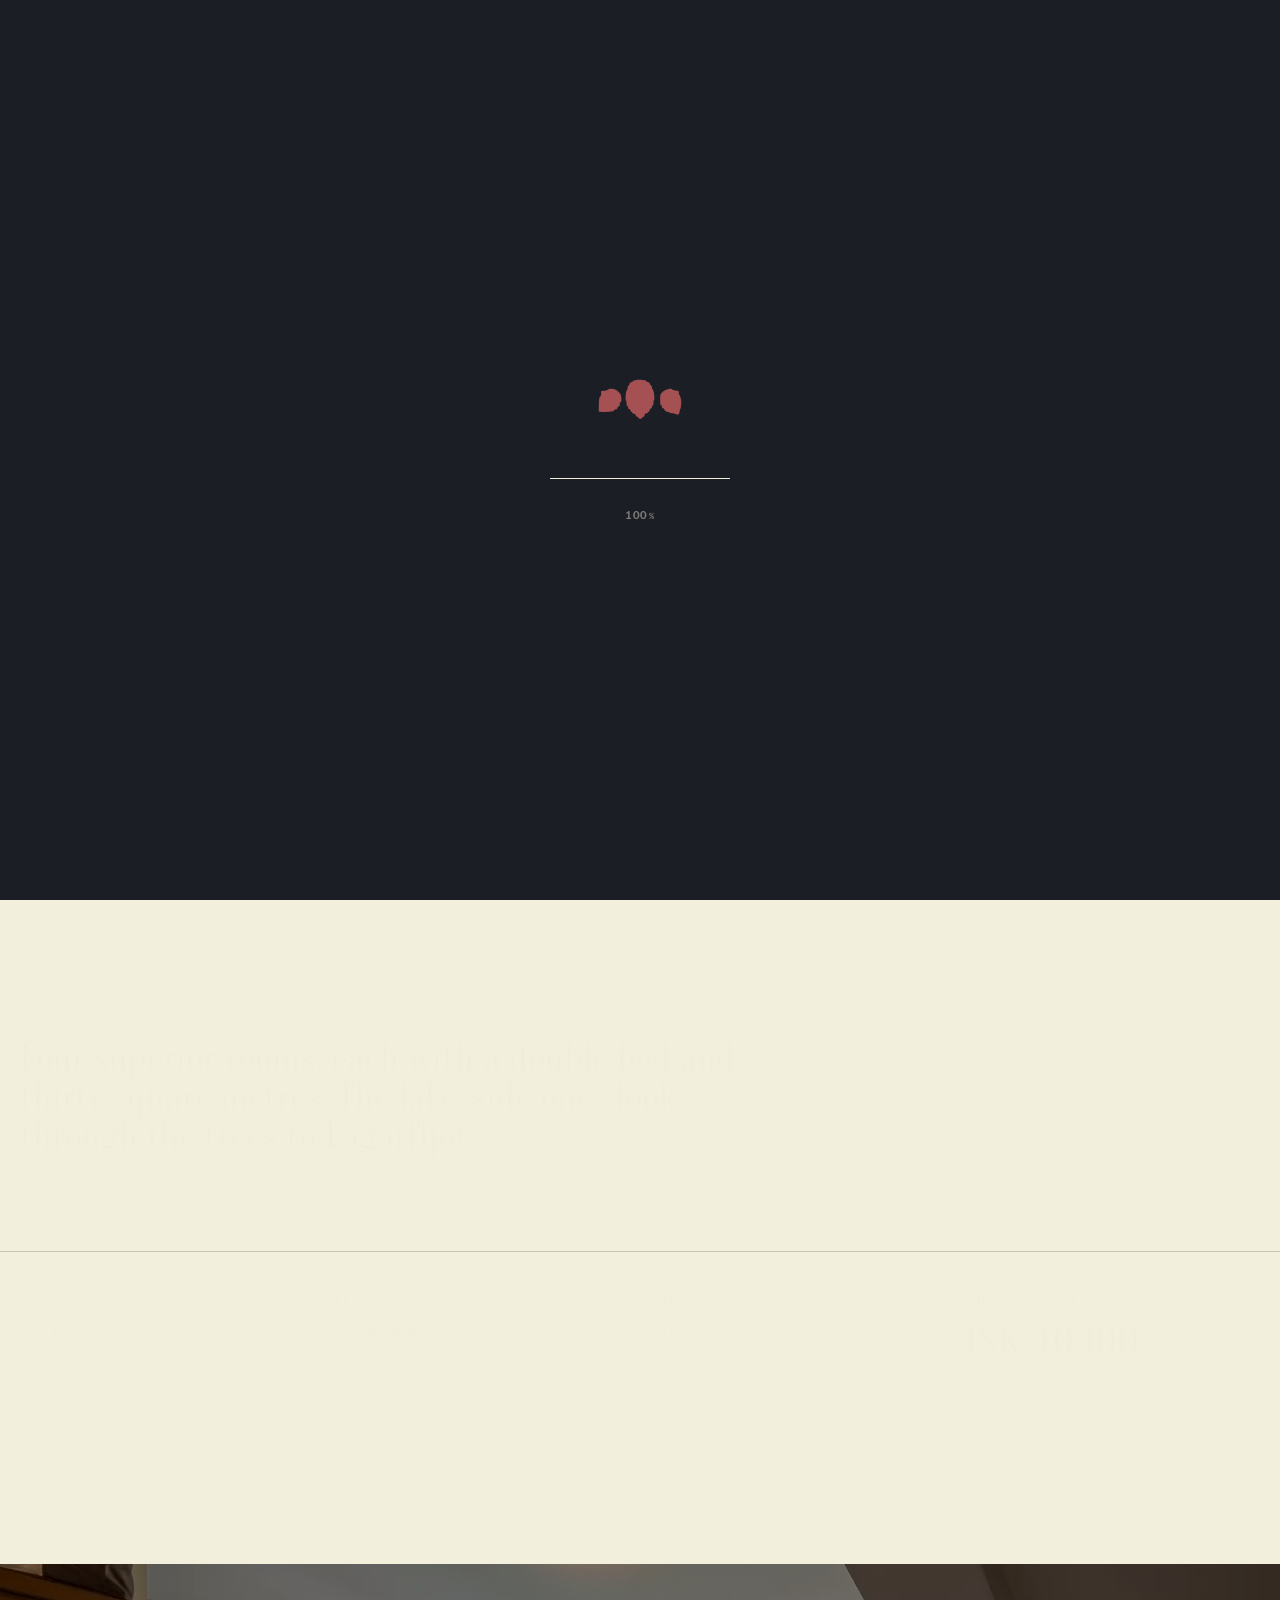
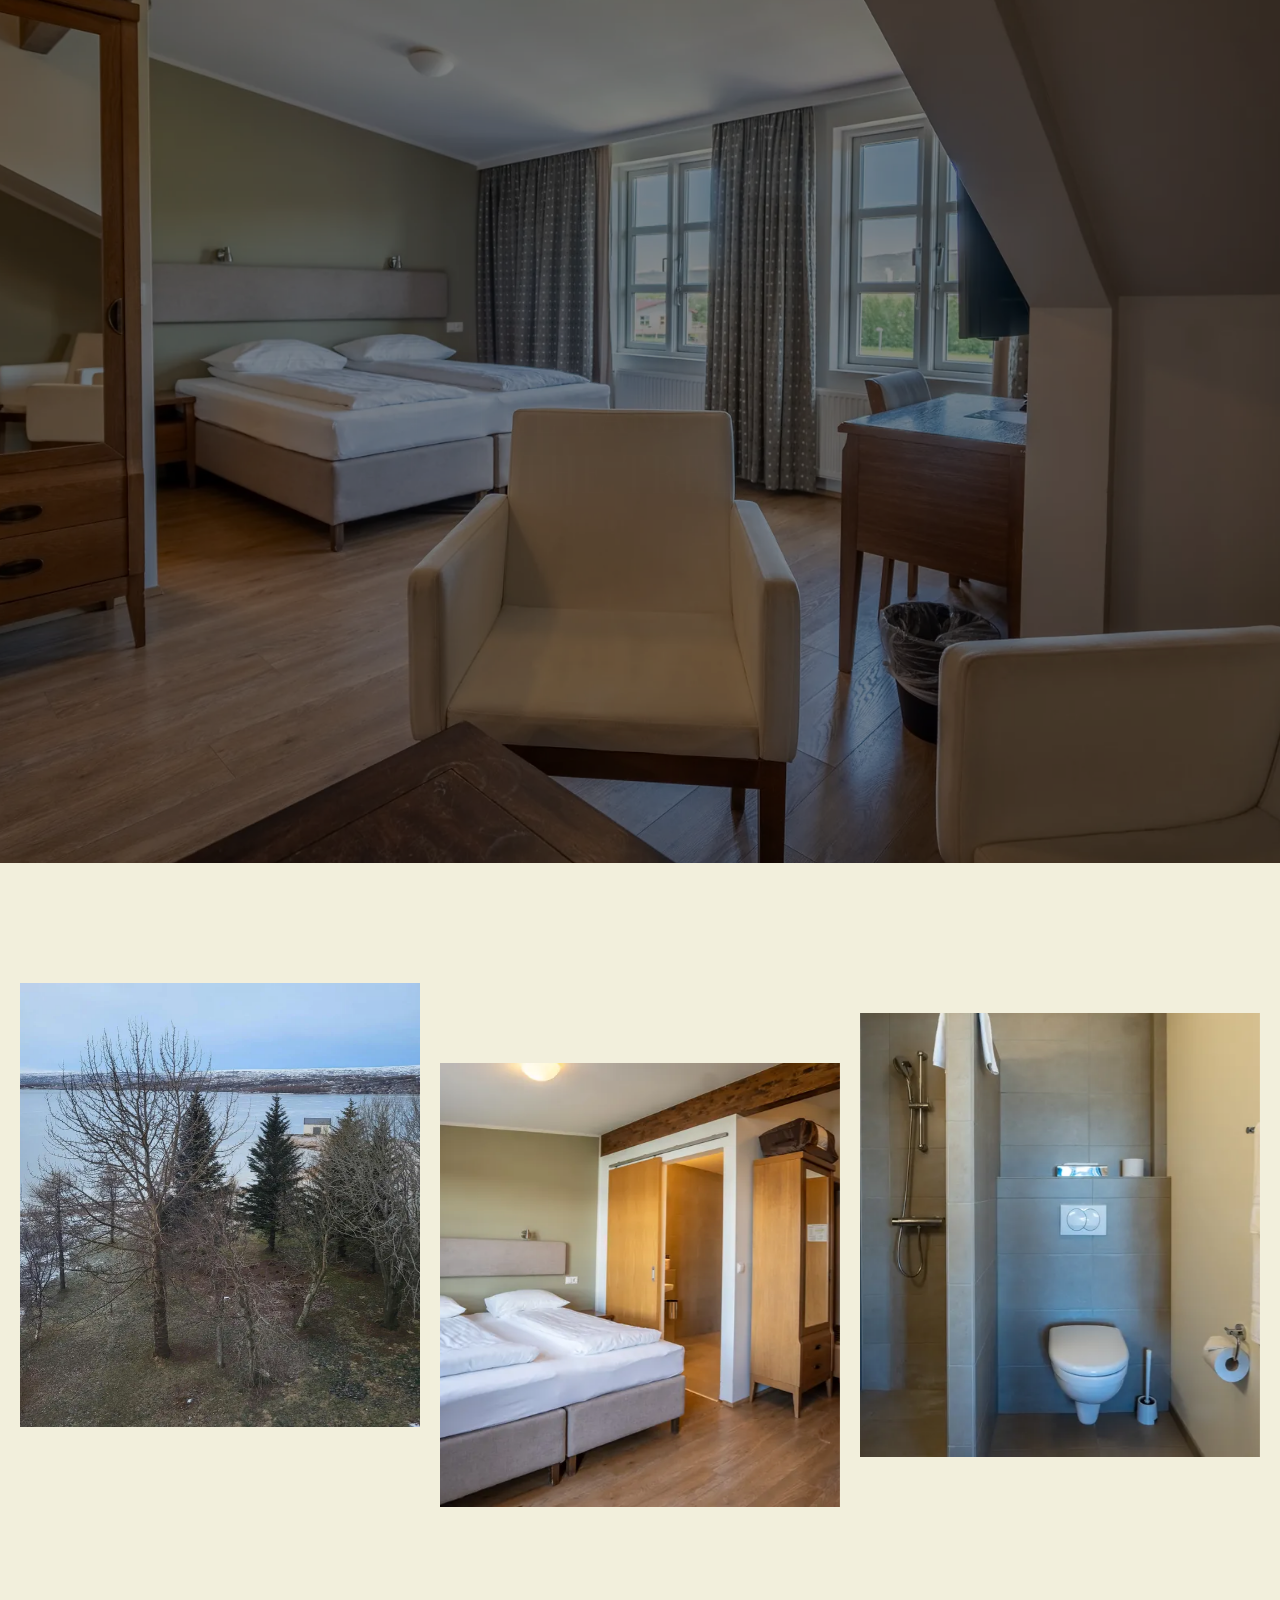
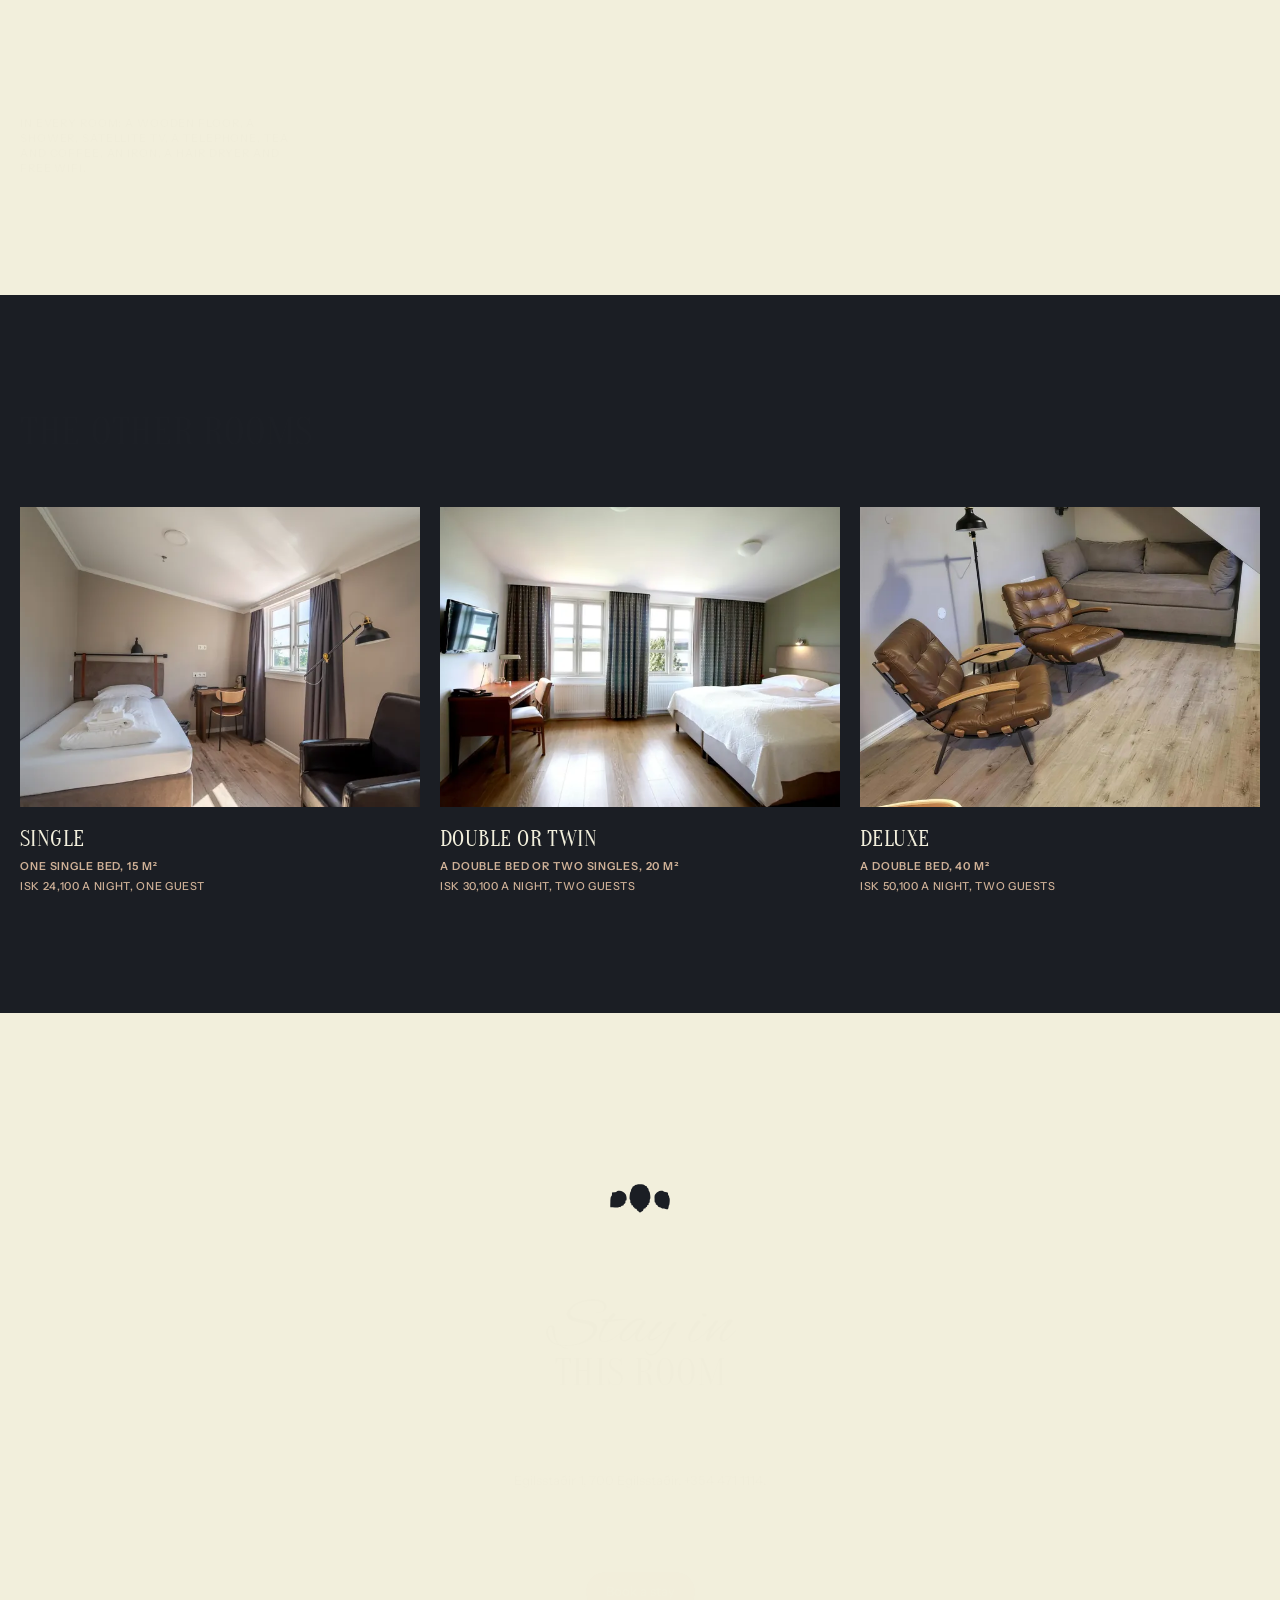
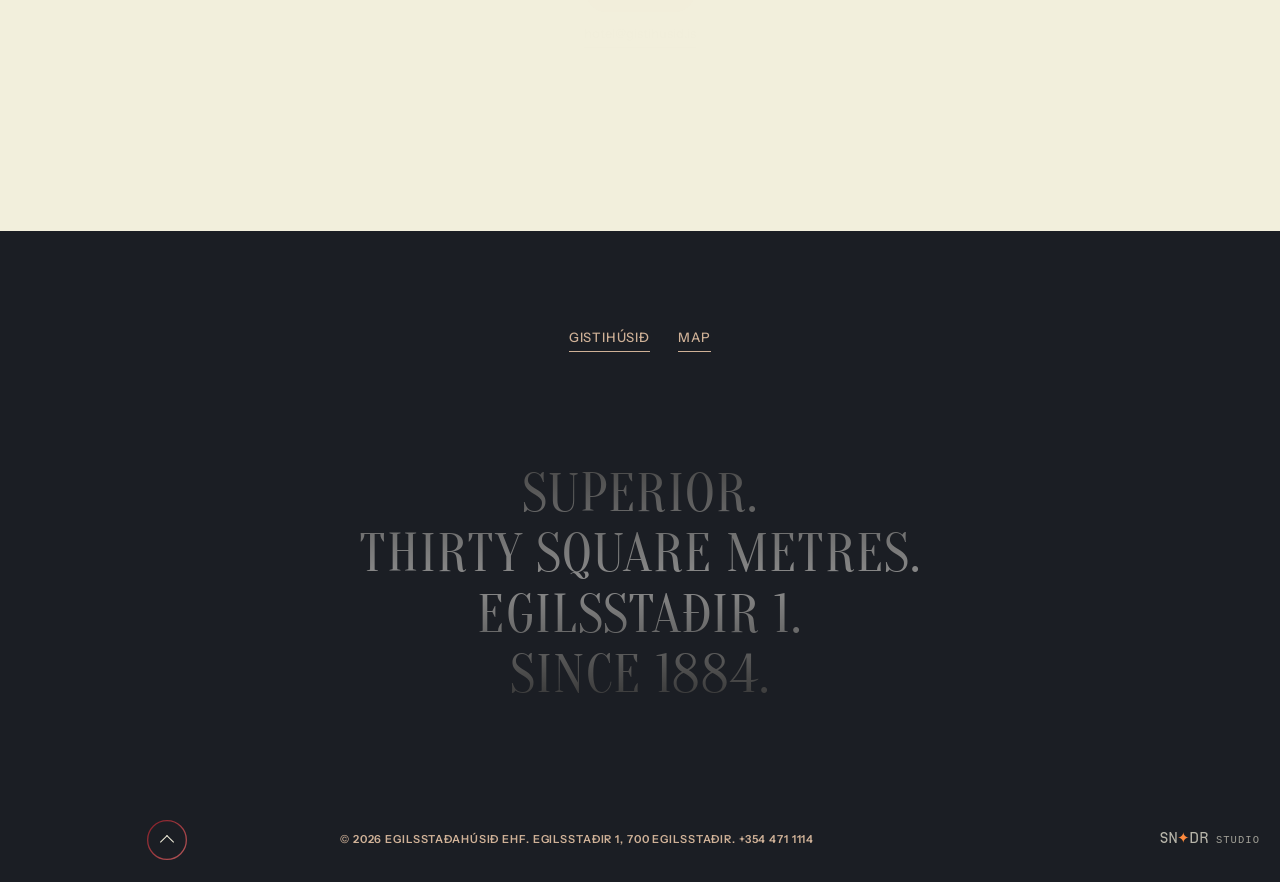
<file: room-superior.html>
<!doctype html>
<html lang="en" class="no-js">
<head>
<meta charset="utf-8">
<meta name="viewport" content="width=device-width, initial-scale=1, viewport-fit=cover">
<title>Superior room, Gistihúsið Lake Hotel Egilsstaðir</title>
<meta name="description" content="Four superior rooms, each with a double bed and thirty square metres. The lake-side ones look through the trees to Lagarfljót.">
<meta name="robots" content="noindex, nofollow">
<meta name="theme-color" content="#201A16">
<link rel="icon" href="assets/img/favicon-32.png" type="image/png" sizes="32x32">
<link rel="apple-touch-icon" href="assets/img/favicon-180.png">
<link rel="preload" href="assets/fonts/Oranienbaum.woff2" as="font" type="font/woff2" crossorigin>
<link rel="preload" href="assets/fonts/AlexBrush-Regular.woff2" as="font" type="font/woff2" crossorigin>
<link rel="preload" href="assets/fonts/InstrumentSans-Medium.woff2" as="font" type="font/woff2" crossorigin>
<link rel="preload" href="assets/fonts/InstrumentSans-SemiBold.woff2" as="font" type="font/woff2" crossorigin>
<link rel="preload" href="assets/img/superior-lake@1080.webp" as="image" type="image/webp" media="(min-width: 768px)">
<script type="application/ld+json">{"@context":"https://schema.org","@type":"HotelRoom","name":"Superior room, Gistihúsið - Lake Hotel Egilsstadir","description":"Four superior rooms, each with a double bed and thirty square metres. The lake-side ones look through the trees to Lagarfljót.","bed":"A double bed","containedInPlace":{"@type":"Hotel","name":"Gistihúsið - Lake Hotel Egilsstadir","telephone":"+354 471 1114","email":"hotel@gistihusid.is","address":{"@type":"PostalAddress","streetAddress":"Egilsstaðir 1","addressLocality":"Egilsstaðir","postalCode":"700","addressCountry":"IS"}}}</script>
<link rel="stylesheet" href="styles.css">
<script>
document.documentElement.classList.replace('no-js','js');
try{ if(sessionStorage.getItem('lakehotel-preloaded')) document.documentElement.classList.add('is-entering'); }catch(e){}
</script>
<script type="importmap">{"imports":{"three":"./assets/vendor/three.module.min.js"}}</script>
</head>
<body class="ui-dark">
<a class="skip" href="#room-intro">Skip to content</a>

<div class="preloader" id="preloader" aria-hidden="true">
  <div class="preloader__inner">
    <span class="preloader__mark crest" aria-hidden="true"></span>
    <div class="preloader__bar"><span id="preloader-fill"></span></div>
    <div class="preloader__counter"><b id="preloader-counter">0</b><i>%</i></div>
  </div>
</div>
<div class="page-overlay" id="page-overlay"></div>

<header class="header ui-dark ui-gradient header--top" id="header">
  <div class="header__row">
    <div class="header__left">
      <button class="btn btn--link header__menu js-menu-toggle" type="button" aria-expanded="false" aria-controls="menu">
        <span class="header__burger" aria-hidden="true"><i></i><i></i></span>
        <span class="header__menu-words"><span class="header__menu-word header__menu-word--open">Menu</span><span class="header__menu-word header__menu-word--close">Close</span></span>
      </button>
    </div>
    <a class="header__logo" href="index.html" aria-label="Gistihúsið Lake Hotel Egilsstaðir, back to the front page">
      <span class="header__logo-text">
        <span class="header__logo-name wordmark" aria-hidden="true"></span>
        <span class="header__logo-sub">Lake Hotel Egilsstaðir</span>
      </span>
      <span class="header__logo-mark crest" aria-hidden="true"></span>
    </a>
    <div class="header__right">
      <a class="btn btn--underline header__map" href="index.html#locations"><span class="btn__underline">Map</span></a>
      <a class="btn btn--underline header__book" data-booking data-room="superior" href="https://property.godo.is/booking2.php?propid=304801&amp;invoicee=652194&amp;lang=en&amp;referer=lakehotel-web" target="_blank" rel="noopener"><span class="btn__underline">Book a stay</span></a>
    </div>
  </div>
</header>

<div class="modal modal--menu is-hidden" id="menu" aria-hidden="true">
  <div class="modal__bg"><img class="modal__img" src="assets/img/house-sunset@1440.webp" alt="" loading="lazy"></div>
  <div class="modal__scroller js-menu-scroller" data-lenis-prevent>
    <ol class="menu__list js-menu-list">
      <li><a class="menu__link" href="index.html"><span class="menu__label text-small">Back</span><span class="menu__title h1">Gistihúsið</span></a></li>
      <li><a class="menu__link" href="room-single.html"><span class="menu__label text-small">15 m²</span><span class="menu__title h1">Single</span></a></li>
      <li><a class="menu__link" href="room-double-twin.html"><span class="menu__label text-small">20 m²</span><span class="menu__title h1">Double or twin</span></a></li>
      <li><a class="menu__link is-active" href="room-superior.html"><span class="menu__label text-small">30 m²</span><span class="menu__title h1">Superior</span></a></li>
      <li><a class="menu__link" href="room-deluxe.html"><span class="menu__label text-small">40 m²</span><span class="menu__title h1">Deluxe</span></a></li>
      <li><a class="menu__link" href="index.html#locations"><span class="menu__label text-small">Four walks</span><span class="menu__title h1">Egilsstaðir</span></a></li>
      <li><a class="menu__link" href="index.html#contact"><span class="menu__label text-small">Book direct</span><span class="menu__title h1">Stay</span></a></li>
    </ol>
  </div>
</div>

<div class="c-scrollbar" id="scrollbar" aria-hidden="true"><span class="c-scrollbar__thumb"></span></div>

<main class="page-content" id="page">

<!-- room hero -->
<section class="section section--top section--full-height ui-dark ui-background-alt" id="top" data-themed="ui-dark ui-gradient ui-intro" data-reveal-root>
  <div class="sticky sticky--full-height sticky--under-next" data-parallax-pattern="sectionOutTiny">
    <div class="sticky__layer sticky__layer--sticky intro">
      <div class="intro__media" data-reveal="zoom-in block">
        <img class="intro__img" src="assets/img/superior-lake@1080.webp" srcset="assets/img/superior-lake@720.webp 720w, assets/img/superior-lake@1080.webp 1080w, assets/img/superior-lake@1440.webp 1440w, assets/img/superior-lake@1920.webp 1920w, assets/img/superior-lake@2400.webp 2400w, assets/img/superior-lake@2880.webp 2880w, assets/img/superior-lake@3840.webp 3840w, assets/img/superior-lake@4800.webp 4800w, assets/img/superior-lake@5760.webp 5760w" sizes="(max-width: 767px) 351vw, 108vw" alt="A superior room facing the lake, a timber beam across the ceiling" fetchpriority="high">
      </div>
      <h1 class="intro__title" data-reveal-group data-reveal-delay="400">
        <span class="text-subtitle intro__script" data-reveal="subtitle">A larger room</span>
        <span class="h0 intro__serif" data-reveal="title">SUPERIOR</span>
      </h1>
      <div class="intro__arrow" data-reveal="slide-in-bottom block" data-reveal-delay="900">
        <a class="btn btn--gradient btn--arrow-down" href="#room-intro" aria-label="Read about this room"><svg viewBox="0 0 40 40" aria-hidden="true"><defs><linearGradient id="g-ring-r" x1="0" y1="0" x2="1" y2="1"><stop offset="0" stop-color="#871D27"/><stop offset="1" stop-color="#B45759"/></linearGradient></defs><circle cx="20" cy="20" r="19.35" fill="none" stroke="url(#g-ring-r)" stroke-width="1.3"/></svg><span class="btn__arrow" aria-hidden="true"></span></a>
      </div>
      <a class="button-3d" href="index.html#collection" data-reveal="fade-in block" data-reveal-delay="900">
        <span class="button-3d__media"><img src="assets/img/lake-farm@720.webp" srcset="assets/img/lake-farm@720.webp 720w, assets/img/lake-farm@1080.webp 1080w, assets/img/lake-farm@1440.webp 1440w" sizes="(max-width: 767px) 92vw, 240px" alt="" loading="lazy"></span>
        <span class="button-3d__text"><span class="button-3d__big">All rooms</span><span class="text-small">Back to the four</span></span>
        <span class="btn btn--square btn--outline-plus" aria-hidden="true"><i></i></span>
      </a>
    </div>
  </div>
</section>

<!-- facts + intro -->
<section class="section ui-light l-room-intro" id="room-intro" data-themed="ui-light" data-reveal-root>
  <div class="l-room-intro__head" data-reveal-group data-reveal-delay="200">
    <p class="h2 l-room-intro__lead" data-reveal="title">Four superior rooms, each with a double bed and thirty square metres. The lake-side ones look through the trees to Lagarfljót.</p>
  </div>
  <dl class="l-room-facts" data-reveal-group>
    <div class="l-room-facts__item" data-reveal="fade-in"><dt class="text-small">Sleeps</dt><dd>Two guests</dd></div>
    <div class="l-room-facts__item" data-reveal="fade-in"><dt class="text-small">Bed</dt><dd>A double bed</dd></div>
    <div class="l-room-facts__item" data-reveal="fade-in"><dt class="text-small">Size</dt><dd>30 m²</dd></div>
    <div class="l-room-facts__item" data-reveal="fade-in"><dt class="text-small">A night, two guests</dt><dd><span class="l-room-facts__n">ISK 40,100</span>facing the lake ISK 46,100</dd></div>
  </dl>
  <p class="l-room-facts__note text-small" data-reveal="text">One night from 12 November 2026, flexible rate, as the hotel’s own booking engine showed it on 10 October 2026. Sizes as listed on Booking.com.</p>
</section>

<!-- statement over the pinned still -->
<section class="section ui-dark ui-background-alt l-room-still" data-themed="ui-dark" data-reveal-root>
  <div class="l-room-still__bg appear" data-parallax-pattern="backgroundMove" data-parallax-measure=".section">
    <img data-img="superior-lake-2" data-w="720 1080 1440 1920 2400 2880 3840 4800 5651" sizes="(max-width: 767px) 374vw, 120vw" alt="A superior room facing the lake, two armchairs under the eaves" width="1440" height="1005">
  </div>
  <div class="l-room-still__copy" data-reveal-group data-reveal-delay="300">
    <p class="h1 text-center" data-reveal="title">THIRTY SQUARE METRES, AND THE LAKE THROUGH THE TREES</p>
  </div>
</section>

<!-- gallery -->
<section class="section ui-light l-room-gallery" data-themed="ui-light" data-reveal-root>
  <div class="l-room-gallery__row">
    <figure class="l-room-gallery__item l-room-gallery__item--1 parallax-image-move appear" data-parallax-pattern="imageMove"><img data-img="superior-view" data-w="720 1080 1440 1920 2250" sizes="(max-width: 767px) 90vw, 32vw" alt="Lagarfljót through the trees" width="1440" height="1920"><figcaption class="text-small">Lagarfljót through the trees</figcaption></figure>
    <figure class="l-room-gallery__item l-room-gallery__item--2 parallax-image-move appear" data-parallax-pattern="imageMove"><img data-img="superior-lake-3" data-w="720 1080 1440 1920 2400 5936" sizes="(max-width: 767px) 101vw, 63vw" alt="The bed and the wardrobe" width="1440" height="960"><figcaption class="text-small">The bed and the wardrobe</figcaption></figure>
    <figure class="l-room-gallery__item l-room-gallery__item--3 parallax-image-move appear" data-parallax-pattern="imageMove"><img data-img="superior-bath" data-w="720 1080 1440 1920 2400 5649" sizes="(max-width: 767px) 101vw, 63vw" alt="The bathroom" width="1440" height="960"><figcaption class="text-small">The bathroom</figcaption></figure>
  </div>
  <p class="l-room-gallery__note text-small" data-reveal="text">In every room: a wooden floor, a shower, satellite TV, a telephone, tea and coffee, an iron, a hair dryer and free wifi.</p>
</section>

<!-- the other rooms -->
<section class="section ui-dark l-room-others" data-themed="ui-dark" data-reveal-root>
  <h2 class="h2 l-room-others__title" data-reveal="title">THE OTHER ROOMS</h2>
  <ul class="l-room-others__list">
    <li><a class="l-room-others__card" href="room-single.html">
      <span class="l-room-others__media appear"><img data-img="single-lake" data-w="720 1080 1440 1920 2400 2880 3840 4800 5760" sizes="(max-width: 767px) 101vw, 36vw" alt="" width="1440" height="960"></span>
      <span class="l-room-others__name h3">SINGLE</span>
      <span class="text-small">One single bed, 15 m²<span class="l-room-others__price">ISK 24,100 a night, one guest</span></span>
    </a></li>
    <li><a class="l-room-others__card" href="room-double-twin.html">
      <span class="l-room-others__media appear"><img data-img="double-lake" data-w="720 1080 1440 1920 2400 2880" sizes="(max-width: 767px) 101vw, 36vw" alt="" width="1440" height="960"></span>
      <span class="l-room-others__name h3">DOUBLE OR TWIN</span>
      <span class="text-small">A double bed or two singles, 20 m²<span class="l-room-others__price">ISK 30,100 a night, two guests</span></span>
    </a></li>
    <li><a class="l-room-others__card" href="room-deluxe.html">
      <span class="l-room-others__media appear"><img data-img="deluxe-lounge" data-w="720 1080 1440 1920 2400 3072" sizes="(max-width: 767px) 90vw, 32vw" alt="" width="1440" height="1920"></span>
      <span class="l-room-others__name h3">DELUXE</span>
      <span class="text-small">A double bed, 40 m²<span class="l-room-others__price">ISK 50,100 a night, two guests</span></span>
    </a></li>
  </ul>
</section>

<!-- stay -->
<section class="section ui-light l-room-stay" id="contact" data-themed="ui-light" data-reveal-root>
  <div class="register__form ui-light ui-background" data-reveal-group>
    <span class="register__logo crest crest--dark" aria-hidden="true"></span>
    <p class="register__title"><span class="text-subtitle" data-reveal="subtitle">Stay in</span><span class="h2" data-reveal="title">THIS ROOM</span></p>
    <p class="register__text" data-reveal="text">Egilsstaðir 1, 700 Egilsstaðir. +354 471 1114.</p>
    <div class="register__actions" data-reveal="fade-in slow">
      <a class="btn btn--primary" data-booking data-room="superior" href="https://property.godo.is/booking2.php?propid=304801&amp;invoicee=652194&amp;lang=en&amp;referer=lakehotel-web" target="_blank" rel="noopener">Book a stay</a>
      <a class="btn btn--underline" href="mailto:hotel@gistihusid.is"><span class="btn__underline">hotel@gistihusid.is</span></a>
    </div>
  </div>
</section>

<footer class="section section--no-overflow ui-dark footer" id="footer" data-themed="ui-dark" data-reveal-root>
  <div class="footer__top js-hide-header">
    <nav class="footer__menu">
      <a class="btn btn--underline text-small" href="index.html"><span class="btn__underline">Gistihúsið</span></a>
      <a class="btn btn--underline text-small" href="index.html#locations"><span class="btn__underline">Map</span></a>
    </nav>
  </div>
  <div class="footer__headline js-mask-text">
    <p class="h1 footer__text">SUPERIOR.<br>THIRTY SQUARE METRES.<br>EGILSSTAÐIR 1.<br>SINCE 1884.</p>
    <p class="h1 footer__text footer__text--mask" aria-hidden="true">SUPERIOR.<br>THIRTY SQUARE METRES.<br>EGILSSTAÐIR 1.<br>SINCE 1884.</p>
  </div>
  <div class="footer__bottom row">
    <div class="col col--md-2 col--md-offset-1">
      <a class="btn btn--gradient btn--arrow-up" href="#top" aria-label="Back to top"><svg viewBox="0 0 40 40" aria-hidden="true"><defs><linearGradient id="g-ring-u" x1="0" y1="0" x2="1" y2="1"><stop offset="0" stop-color="#871D27"/><stop offset="1" stop-color="#B45759"/></linearGradient></defs><circle cx="20" cy="20" r="19.35" fill="none" stroke="url(#g-ring-u)" stroke-width="1.3"/></svg><span class="btn__arrow" aria-hidden="true"></span></a>
    </div>
    <p class="col col--md-5 text-small footer__copy">© 2026 Egilsstaðahúsið ehf. Egilsstaðir 1, 700 Egilsstaðir. +354 471 1114</p>
    <p class="col col--md-3 footer__credit"><a class="sndr" href="https://sndrstudio.is" target="_blank" rel="noopener" aria-label="Hannað af SNDR Studio" data-logotype><span class="sndr__mark">SN<i>✦</i>DR</span><span class="sndr__studio">STUDIO</span></a></p>
  </div>
</footer>

</main>
<script type="module" src="app.js"></script>
</body>
</html>
</file>
<file: styles.css>
/* ============================================================
   Hótel Holt — Sobha Privy Collection system transplant
   tokens · type · grid · buttons · sticky primitive · reveals ·
   chapter layouts · mobile
   ============================================================ */

/* ---------- fonts ---------- */
/* Display: Oranienbaum (OFL), a condensed high-contrast Didone, the same genre as the
   GISTIHÚSIÐ wordmark on the hotel's own logo. One weight only, so it answers 300-700.
   Script: Alex Brush (OFL), subset to Latin-1. UI: Instrument Sans (OFL).
   All three carry Þ Ð Æ Ö and every Icelandic accent (fontTools, 2026-10-10). */
@font-face{font-family:"Oranienbaum";src:url("assets/fonts/Oranienbaum.woff2") format("woff2");font-weight:300 700;font-style:normal;font-display:swap}
@font-face{font-family:"AlexBrush";src:url("assets/fonts/AlexBrush-Regular.woff2") format("woff2");font-weight:400;font-display:swap}
@font-face{font-family:"Instrument";src:url("assets/fonts/InstrumentSans-Regular.woff2") format("woff2");font-weight:400;font-display:swap}
@font-face{font-family:"Instrument";src:url("assets/fonts/InstrumentSans-Medium.woff2") format("woff2");font-weight:500;font-display:swap}
@font-face{font-family:"Instrument";src:url("assets/fonts/InstrumentSans-SemiBold.woff2") format("woff2");font-weight:600 700;font-display:swap}

/* ---------- tokens ---------- */
:root{
  --c-total-black:#121A1D;   /* night: the sky in their own aurora photograph */
  --c-brand-black:#1B1E24;   /* dusk: the house at night, dominant cluster */
  --c-gray:#CFB197;          /* album sepia, off the archival prints */
  --c-white:#F2EFDC;         /* the cream of their wordmark */
  --c-stone:#393A36;
  --c-red:#93222C;
  --c-red-lit:#B45759;
  --spacing:20px;
  --btn-height:30px;
  --font-serif:"Oranienbaum",Didot,"Bodoni 72",Georgia,serif;
  --font-script:"AlexBrush","Snell Roundhand",cursive;
  --font-sans:"Instrument",system-ui,-apple-system,sans-serif;
  --ease-house:cubic-bezier(.7,0,.3,1);
  --ease-title:cubic-bezier(.29,.52,.5,1);
  --ease-slide:cubic-bezier(.29,.73,.45,1);
  --d-fast:.2s;--d-normal:.4s;--d-slow:1s;--d-block:1.6s;
  --header-h:60px;
  /* light theme defaults */
  --t-background:#F2EFDC;--t-background-alt:#F2EFDC;--t-text:#1B1E24;--t-heading:#1B1E24;
  --t-primary:#645A4F;--t-primary-alt:#645A4F;--t-line:rgba(27,30,36,.2);--t-line-alt:rgba(27,30,36,.1);--t-small:rgba(27,30,36,.55);
}
@media (min-width:1440px) and (min-height:700px){:root{--spacing:30px}}
@media (min-width:1920px) and (min-height:700px){:root{--btn-height:40px}}
@media (min-width:2400px){:root{--spacing:40px}}

.ui-light{--t-background:#F2EFDC;--t-background-alt:#E9E4CC;--t-text:#1B1E24;--t-heading:#1B1E24;--t-primary:#645A4F;--t-primary-alt:#645A4F;--t-line:rgba(27,30,36,.2);--t-line-alt:rgba(27,30,36,.1);--t-small:rgba(27,30,36,.55);color:var(--t-text)}
.ui-dark{--t-background:#1B1E24;--t-background-alt:#121A1D;--t-text:#F2EFDC;--t-heading:#F2EFDC;--t-primary:#CFB197;--t-primary-alt:rgba(242,239,220,.55);--t-line:rgba(242,239,220,.12);--t-line-alt:rgba(242,239,220,.1);--t-small:#CFB197;color:var(--t-text)}
.ui-background{background:var(--t-background)}
.ui-background-alt{background:var(--t-background-alt)}
.section.ui-light{background:var(--t-background)}
.section.ui-dark{background:var(--t-background)}
.section.ui-dark.ui-background-alt{background:#121A1D}
.text-color-primary{color:var(--t-primary)}
.text-color-primary-alt{color:var(--t-primary-alt)}

/* ---------- reset ---------- */
*,*::before,*::after{box-sizing:border-box}
html{font-size:10px;-webkit-text-size-adjust:100%;background:#1B1E24;scroll-behavior:auto;scrollbar-width:none;color-scheme:dark}
a,button,.btn{touch-action:manipulation;-webkit-tap-highlight-color:transparent}
.skip{position:fixed;top:var(--spacing);left:50%;transform:translate(-50%,-200%);z-index:20;padding:8px 14px;background:#F2EFDC;color:#1B1E24;font-size:1.3rem;border-radius:15px;transition:transform var(--d-normal) var(--ease-house)}
.skip:focus-visible{transform:translate(-50%,0)}
html::-webkit-scrollbar{display:none}
html.no-scroll-smooth{scrollbar-width:auto}
html.no-scroll-smooth::-webkit-scrollbar{display:initial}
body{margin:0;background:#1B1E24;color:#F2EFDC;font-family:var(--font-sans);font-size:1.3rem;font-weight:500;line-height:1.23;-webkit-font-smoothing:antialiased;overscroll-behavior:none}
html.with-modal,html.with-modal body{overflow:hidden}
h1,h2,h3,p,figure,ul,ol{margin:0;padding:0}
ul,ol{list-style:none}
img{display:block;max-width:100%}
a{color:inherit;text-decoration:none}
button{font:inherit;color:inherit;background:none;border:0;padding:0;cursor:pointer}
em{font-style:italic}
:focus-visible{outline:none;box-shadow:0 0 0 2px var(--t-text)}
::selection{background:#CFB197;color:#F2EFDC}

/* ---------- type scale ---------- */
.h0,.h1,.h2,.h3,h1,h2{font-family:var(--font-serif);font-weight:300;letter-spacing:.02em;text-transform:uppercase;color:var(--t-heading)}
.h0{font-size:9rem;line-height:1}
.h1,h1{font-size:6rem;line-height:1.083}
.h2,h2{font-size:4rem;line-height:1}
.h3{font-size:2.2rem;line-height:1.27}
.text-subtitle{font-family:var(--font-script);font-weight:400;font-size:8rem;line-height:1;letter-spacing:0;text-transform:none;color:var(--t-heading)}
.text-subtitle-small{font-family:var(--font-script);font-weight:400;font-size:5rem;line-height:1.2;letter-spacing:0;text-transform:none;color:var(--t-heading)}
.text-small{font-size:1.1rem;font-weight:600;line-height:1.36;letter-spacing:.08em;text-transform:uppercase}
.text-small>span:not(.word):not(.line),.text-small .word>span{display:block;color:var(--t-small);font-weight:500;letter-spacing:.06em}
.text-center{text-align:center}
@media (min-width:1920px) and (min-height:700px){
  .h0{font-size:11.4rem}.h1,h1{font-size:8rem}.h2,h2{font-size:5rem}.h3{font-size:2.8rem}
  .text-subtitle{font-size:10rem}.text-subtitle-small{font-size:6rem}
}
@media (min-width:2400px){
  html{font-size:13px}
}
@media (max-width:767px){
  .h0{font-size:4.8rem}.h1,h1{font-size:3.6rem;line-height:1.11}.h2,h2{font-size:2.8rem}.h3{font-size:2rem}
  .text-subtitle{font-size:6rem}.text-subtitle-small{font-size:4rem}
}
/* leading trim: caps flush to boxes */
.leading-trim::before,.h0::before,.h1::before,.h2::before,.h3::before{content:"";display:block;height:0;margin-top:-.12em}
.leading-trim::after,.h0::after,.h1::after,.h2::after,.h3::after{content:"";display:block;height:0;margin-bottom:-.14em}
.text-subtitle::before{content:"";display:block;height:0;margin-top:-.08em}
.text-subtitle::after{content:"";display:block;height:0;margin-bottom:-.19em}

/* ---------- grid (vw based, like the reference) ---------- */
.row{display:flex;flex-wrap:wrap;--grid-gutter:0}
.col{flex:1 1 0;min-width:0;padding:0 var(--spacing)}
@media (min-width:768px){
  .col--md-1{flex:0 0 8.3333vw;max-width:8.3333vw}.col--md-2{flex:0 0 16.6667vw;max-width:16.6667vw}.col--md-3{flex:0 0 25vw;max-width:25vw}.col--md-4{flex:0 0 33.3333vw;max-width:33.3333vw}.col--md-5{flex:0 0 41.6667vw;max-width:41.6667vw}.col--md-6{flex:0 0 50vw;max-width:50vw}.col--md-7{flex:0 0 58.3333vw;max-width:58.3333vw}
  .col--md-offset-1{margin-left:8.3333vw}.col--md-offset-2{margin-left:16.6667vw}.col--md-offset-3{margin-left:25vw}.col--md-offset-4{margin-left:33.3333vw}.col--md-offset-7{margin-left:58.3333vw}
}
@media (max-width:767px){
  .col{flex:0 0 100%;max-width:100%}
  [class*="col--md-offset"]{margin-left:0}
}

/* ---------- sections ---------- */
.page-content{position:relative}
.section{position:relative;width:100%;display:flow-root}
.section:not(:first-child){margin-top:-1px}
.section--full-height{height:100svh;min-height:100svh}
.section--top{height:calc(100svh + 1px)}
.section--no-overflow{overflow:hidden}
.section--no-overflow-clip{overflow:clip}
.section [data-reveal]:not([data-reveal-visible]){opacity:.005;pointer-events:none}
.section figure{position:relative}
.section figure img,.parallax-image-move img,.appear img{width:100%;height:100%;object-fit:cover}
.appear{position:relative;overflow:hidden}
.appear img{opacity:0;transition:opacity var(--d-slow) var(--ease-house)}
.appear img.is-loaded{opacity:1}
.no-js .appear img{opacity:1}
.parallax-image-move{overflow:hidden}
.parallax-image-move img{height:120%;margin-bottom:-16.67%;will-change:transform}
.parallax-image-move--x img{height:100%;width:120%;max-width:none;margin-bottom:0;margin-right:-16.67%}
.parallax-image-zoom{overflow:hidden}
.parallax-image-zoom img{will-change:transform}
[data-parallax-pattern],[data-parallax-100-0]{will-change:transform}

/* ---------- sticky primitive ---------- */
.sticky{display:grid;grid-template-areas:"sticky_content";grid-template-columns:minmax(0,1fr);grid-auto-rows:1fr}
.sticky__layer{grid-area:sticky_content;align-self:start;width:100%;min-width:0}
.sticky__layer--sticky{position:sticky;top:0;contain:content}
.sticky--full-height>.sticky__layer--sticky{height:100svh}
.sticky__layer--top{position:relative;z-index:1}
/* explicit heights on every .sticky so the single grid row (= the sticky layer's containing block) spans the whole pin range */
.sticky--under-previous{margin-top:-100svh}
.sticky--under-next{margin-bottom:-100svh}
.sticky--under-previous.sticky--under-next{clip-path:inset(100svh 0 0);margin-top:-200svh}
#top .sticky{height:200svh}

/* ---------- buttons ---------- */
.btn{position:relative;display:inline-flex;align-items:center;justify-content:center;height:var(--btn-height);padding:0 10px;border-radius:calc(var(--btn-height)/2);font-size:1.3rem;font-weight:500;line-height:1;white-space:nowrap;overflow:hidden;color:var(--t-text);transition:color var(--d-normal) var(--ease-house),opacity var(--d-normal) var(--ease-house);cursor:pointer;-webkit-tap-highlight-color:transparent}
.btn--primary{background:var(--t-text);color:var(--t-background);padding:0 20px;height:40px;border-radius:20px}
.btn--primary::before{content:"";position:absolute;inset:0;background:var(--t-primary);transform:translateY(101%);transition:transform var(--d-normal) var(--ease-house)}
.btn--primary:hover::before{transform:translateY(0)}
.btn--primary>*{position:relative}
.btn--primary:active{transform:scale(.98)}
.btn--link{padding:0}
.btn--underline{padding:0;height:auto;border-radius:0;overflow:visible}
.btn__underline{position:relative;display:inline-block;padding-bottom:.15em}
.btn__underline::before,.btn__underline::after{content:"";position:absolute;left:0;right:0;bottom:-.46em;height:1px;background:currentColor;transform-origin:100% 50%;transition:transform var(--d-normal) var(--ease-house)}
.btn__underline::after{transform:scaleX(0);transform-origin:0 50%}
.btn--underline:hover .btn__underline::before{transform:scaleX(0)}
.btn--underline:hover .btn__underline::after{transform:scaleX(1);transition-delay:.15s}
.btn--gradient{width:40px;height:40px;padding:0;border-radius:50%;overflow:visible}
.btn--gradient svg{position:absolute;inset:0;width:100%;height:100%;transform:rotate(0deg);transition:transform var(--d-slow) var(--ease-house)}
.btn--gradient:hover svg{transform:rotate(180deg)}
.btn__arrow{position:relative;display:block;width:10px;height:10px;border-right:1px solid currentColor;border-bottom:1px solid currentColor;transform:translateY(-2px) rotate(45deg);transition:transform var(--d-normal) var(--ease-house)}
.btn--arrow-down:hover .btn__arrow{transform:translateY(1px) rotate(45deg)}
.btn--arrow-up .btn__arrow{transform:translateY(2px) rotate(-135deg)}
.btn--arrow-up:hover .btn__arrow{transform:translateY(-1px) rotate(-135deg)}
.btn--square{width:var(--btn-height);height:var(--btn-height);padding:0;border-radius:50%;aspect-ratio:1}
.btn--outline-plus{border:1px solid rgba(242,239,220,.2);transition:border-color var(--d-normal) var(--ease-house)}
.btn--outline-plus i{position:relative;display:block;width:9px;height:9px}
.btn--outline-plus i::before,.btn--outline-plus i::after{content:"";position:absolute;left:50%;top:0;width:1px;height:100%;background:currentColor;transform:translateX(-50%)}
.btn--outline-plus i::after{transform:translateX(-50%) rotate(90deg)}
.button-3d:hover .btn--outline-plus{border-color:rgba(242,239,220,.5)}

/* ---------- header ---------- */
.header{position:fixed;top:0;left:0;right:0;z-index:10;padding:max(var(--spacing),env(safe-area-inset-top)) max(var(--spacing),env(safe-area-inset-right)) 0 max(var(--spacing),env(safe-area-inset-left));color:var(--t-text);transition:transform var(--d-normal) var(--ease-house);pointer-events:none}
.header>*{pointer-events:auto}
.header.ui-gradient::before{content:"";position:absolute;inset:0;height:calc(var(--spacing)*3 + 30px);background:linear-gradient(#121A1D,transparent);opacity:.5;pointer-events:none;z-index:-1}
.header--hidden{transform:translateY(-102%)}
.header__row{display:grid;grid-template-columns:1fr auto 1fr;align-items:start}
.header__left{padding-top:2px}
.header__right{display:flex;justify-content:flex-end;gap:calc(var(--spacing)*1.5);padding-top:2px}
.header__menu{display:inline-flex;align-items:center;gap:10px}
.header__burger{display:flex;flex-direction:column;gap:4px;width:20px}
.header__burger i{display:block;height:1px;background:currentColor;transform-origin:50% 50%;transition:transform var(--d-normal) var(--ease-house)}
html.with-modal .header__burger i:first-child{transform:translateY(2.5px) rotate(45deg)}
html.with-modal .header__burger i:last-child{transform:translateY(-2.5px) rotate(-45deg)}
.header__menu-words{position:relative;display:inline-block;height:1.3rem;line-height:1}
.header__menu-word{display:block;transition:opacity var(--d-normal) var(--ease-house),transform var(--d-normal) var(--ease-house)}
.header__menu-word--close{position:absolute;top:0;left:0;opacity:0;transform:translateY(6px)}
html.with-modal .header__menu-word--open{opacity:0;transform:translateY(-6px)}
html.with-modal .header__menu-word--close{opacity:1;transform:none}
.header__logo{position:relative;display:block;height:31px;width:120px;text-align:center}
.header__logo-text,.header__logo-mark{position:absolute;left:50%;top:0;transform:translateX(-50%);transition:opacity var(--d-normal) var(--ease-house)}
.header__logo-text{display:block;width:120px;color:inherit;opacity:0}
.header__logo-name{display:block;font-family:var(--font-serif);font-weight:300;font-size:1.5rem;letter-spacing:.22em;text-transform:uppercase;line-height:1;padding-left:.22em}
.header__logo-sub{display:block;margin-top:5px;font-size:.9rem;font-weight:600;letter-spacing:.18em;text-transform:uppercase;opacity:.7;padding-left:.18em}
.header--top .header__logo-text{opacity:1}
.header__logo-mark{height:31px;width:auto;opacity:1}
.header--top .header__logo-mark{opacity:0}
.header.ui-light .header__logo-mark{filter:invert(1) brightness(.1)}
@keyframes sheen{from{background-position:-200px 0}to{background-position:120px 0}}
.header .btn--underline{font-size:1.3rem}
.header .header__book{display:inline-flex}
@media (max-width:767px){
  .header{padding:var(--spacing) var(--spacing) 0}
  .header__book{display:none!important}
  .header__menu-words{display:none}
  .header__logo{width:110px}
}

/* ---------- menu modal ---------- */
.modal{position:fixed;inset:0;z-index:9;display:block}
.modal.is-hidden{display:none}
.modal--menu{background:#121A1D;color:#F2EFDC}
/* a panel on its way out drops below one on its way in, so swapping overlays
   crossfades instead of the outgoing one masking the incoming */
.modal.is-closing{z-index:8}
/* inside the booking panel the header's own Book a stay has nothing left to do */
html.with-modal-booking .header__book{opacity:0;pointer-events:none}
/* The chapter list is set over a photograph of the art wall. At a .55 scrim the
   framed pictures still read as pictures and fought the type line for line,
   which is what made the open menu look broken. Photograph back to atmosphere. */
.modal--menu .modal__img{opacity:.42}
.modal--menu .modal__bg::after{background:rgba(0,0,0,.72)}
.modal__bg{position:absolute;inset:0;overflow:hidden;opacity:0;transition:opacity var(--d-normal) var(--ease-house)}
.modal__bg::after{content:"";position:absolute;inset:0;background:rgba(0,0,0,.55)}
.modal__bg::before{content:"";position:absolute;left:0;right:0;top:0;height:calc(var(--spacing)*3 + 30px);background:linear-gradient(#121A1D,transparent);z-index:1}
.modal__img{width:100%;height:100%;object-fit:cover}
.modal__scroller{position:absolute;inset:0;display:flex;align-items:center;justify-content:center;clip-path:inset(100% 0 0 0);transition:clip-path var(--d-normal) var(--ease-house)}
.modal.is-open .modal__scroller{clip-path:inset(0 0 0 0)}
.modal.is-open .modal__bg{opacity:1}
.modal.is-closing .modal__scroller{clip-path:inset(0 0 100% 0)}
.menu__list{text-align:center;will-change:transform}
.menu__list li{padding:calc(var(--spacing)*.75) 0}
.menu__link{display:inline-block}
.menu__label{display:block;color:var(--c-gray);transition:opacity var(--d-normal) var(--ease-house)}
.menu__title{display:block;margin-top:6px;transition:opacity var(--d-normal) var(--ease-house)}
.menu__list.is-hovering .menu__link:not(:hover) .menu__title{opacity:.2}
.menu__list.is-hovering .menu__link:not(:hover) .menu__label{opacity:.666}
.menu__link.is-active .menu__title{opacity:.4}
@media (max-width:767px){
  .modal__scroller{align-items:flex-start;padding-top:calc(var(--header-h) + var(--spacing)*2);overflow-y:auto}
  .menu__list li{padding:var(--spacing) 0}
}

/* ---------- preloader (minimal: mark · hairline · counter) ---------- */
.preloader{position:fixed;inset:0;z-index:14;background:#1B1E24;display:flex;align-items:center;justify-content:center;transition:opacity var(--d-block) var(--ease-house)}
.preloader__inner{display:flex;flex-direction:column;align-items:center;gap:calc(var(--spacing)*1.5)}
.preloader__mark{width:34px;height:auto;opacity:.9}
.preloader__bar{position:relative;width:180px;height:1px;background:rgba(242,239,220,.14);overflow:hidden}
.preloader__bar span{position:absolute;inset:0;background:#F2EFDC;transform:scaleX(0);transform-origin:0 50%;will-change:transform}
.preloader__counter{display:flex;align-items:baseline;gap:1px;font-size:1.1rem;font-weight:600;letter-spacing:.08em;color:rgba(242,239,220,.45);font-variant-numeric:tabular-nums}
.preloader__counter i{font-style:normal;font-size:.85rem}
.preloader.is-done{opacity:0;pointer-events:none}
.preloader.is-removed{display:none}
html.no-preloader .preloader{display:none}

/* ---------- lazy chapter loader ----------
   Shown while a heavy chapter (a WebGL ring, the map) fetches its own assets.
   The same hairline as the preloader, so the language is one thing, not two. */
.chapter-loader{position:absolute;left:50%;top:50%;transform:translate(-50%,-50%);display:flex;flex-direction:column;align-items:center;gap:10px;z-index:4;opacity:0;pointer-events:none;transition:opacity var(--d-normal) var(--ease-house)}
.chapter-loader.is-on{opacity:1}
.chapter-loader__bar{position:relative;width:120px;height:1px;background:rgba(242,239,220,.14);overflow:hidden}
.chapter-loader__bar::after{content:"";position:absolute;top:0;left:0;height:100%;width:40%;background:rgba(242,239,220,.85);animation:chapter-sweep 1.15s var(--ease-house) infinite}
.chapter-loader__label{font-size:.95rem;font-weight:600;letter-spacing:.16em;text-transform:uppercase;color:rgba(242,239,220,.4)}
.ui-light .chapter-loader__bar{background:rgba(27,30,36,.14)}
.ui-light .chapter-loader__bar::after{background:rgba(27,30,36,.75)}
.ui-light .chapter-loader__label{color:rgba(27,30,36,.4)}
@keyframes chapter-sweep{0%{transform:translateX(-100%)}100%{transform:translateX(350%)}}
@media (prefers-reduced-motion:reduce){.chapter-loader__bar::after{animation:none;width:100%;opacity:.5}}

/* ---------- page overlay + scrollbar ---------- */
.page-overlay{position:fixed;inset:0;z-index:12;background:#1B1E24;opacity:0;pointer-events:none;transition:opacity var(--d-normal) var(--ease-house)}
html.is-entering .page-overlay{opacity:1}
.page-overlay.is-on{opacity:1;pointer-events:auto}
.c-scrollbar{position:fixed;top:0;right:0;bottom:0;width:11px;z-index:11;opacity:0;transition:opacity var(--d-normal) var(--ease-house);display:none}
html.has-scroll-smooth .c-scrollbar{display:block}
html.has-scroll-scrolling .c-scrollbar,.c-scrollbar:hover,.c-scrollbar.is-dragging{opacity:1}
.c-scrollbar__thumb{position:absolute;right:2px;top:0;width:7px;height:40px;background:#121A1D;opacity:.5;border-radius:10px;transform-origin:100% 50%;transition:transform var(--d-normal) var(--ease-house);cursor:grab}
.c-scrollbar:hover .c-scrollbar__thumb{transform:scaleX(1.45)}
html.with-modal .c-scrollbar{display:none}

/* ============================================================
   REVEAL vocabulary
   ============================================================ */
/* split structure */
.line-wrap{display:block;overflow:hidden;clip-path:polygon(0 -17%,105% -17%,105% 110%,0 110%);padding:0 .1em;margin:0 -.1em}
.line{display:block;transform-origin:0 0}
.text-center .line{transform-origin:50% 0}
.word{display:inline-block;margin:-.16em;padding:.16em;overflow:hidden;white-space:nowrap}
.char{display:inline-block;will-change:transform,opacity}
.whitespace{display:inline-block;width:.25em}
/* title */
.animation--title--inactive .line{transform:translateY(120%) scale(1.25)}
.animation--title--inactive .char{opacity:0;transform:translateY(calc(var(--char-index) * 10%)) rotate(2deg)}
.animation--title .line{transition:transform 1.4s var(--ease-title)}
.animation--title .char{transition:opacity 1.4s var(--ease-title),transform 1.4s var(--ease-title);transition-delay:calc(var(--char-index) * 20ms + var(--line-char-offset,0) * 20ms * 1.85)}
.animation--title--active .line{transform:none}
.animation--title--active .char{opacity:1;transform:none}
/* subtitle (script word) */
.animation--subtitle{display:inline-block;transform-origin:0 75%}
.animation--subtitle--inactive{clip-path:circle(29.5% at -100% 250%);transform:scale(1.5) rotate(2deg)}
.animation--subtitle{transition:clip-path 1.4s var(--ease-title),transform 1.4s var(--ease-title)}
.animation--subtitle--active{clip-path:circle(80% at 50% 50%);transform:none}
/* text (words per line) */
.animation--text .word{transition:opacity var(--d-slow) var(--ease-house);transition-delay:calc(var(--line-index) * 40ms)}
.animation--text--inactive .word{opacity:0}
.animation--text--active .word{opacity:1}
/* fade / zoom / slide */
.animation--fade-in{transition:opacity var(--d-normal) var(--ease-house)}
.animation--fade-in--inactive{opacity:0}
.animation--fade-in--active{opacity:1}
.animation--zoom-in{transition:transform var(--d-normal) var(--ease-house)}
.animation--zoom-in--inactive{transform:scale(1.1)}
.animation--zoom-in--active{transform:scale(1)}
.animation--slide-in-bottom{overflow:hidden}
.animation--slide-in-bottom>*{transition:transform var(--d-normal) var(--ease-house)}
.animation--slide-in-bottom--inactive>*{transform:translateY(100%)}
.animation--slide-in-bottom--active>*{transform:none}
.animation--slide-in-top{overflow:hidden}
.animation--slide-in-top .header__row{transition:transform var(--d-normal) var(--ease-house)}
.animation--slide-in-top--inactive .header__row{transform:translateY(-100%)}
.animation--slide-in-top--active .header__row{transform:none}
.animation--slide-in{transition:opacity var(--d-slow) var(--ease-slide),transform var(--d-slow) var(--ease-slide)}
.animation--slide-in--inactive{opacity:0;transform:translateY(60px)}
.animation--slide-in--active{opacity:1;transform:none}
/* duration modifiers */
.animation--fast,.animation--fast>*{transition-duration:var(--d-fast)!important}
.animation--slow,.animation--slow>*{transition-duration:var(--d-slow)!important}
.animation--block,.animation--block>*,.animation--block .header__row{transition-duration:var(--d-block)!important}
.disable-transitions,.disable-transitions *{transition:none!important}
@media (prefers-reduced-motion:reduce){
  .animation--title .line,.animation--title .char,.animation--subtitle,.animation--text .word,.animation--zoom-in,.animation--slide-in{transition-duration:.01ms!important;transition-delay:0ms!important}
}

/* ============================================================
   CHAPTERS
   ============================================================ */

/* ---- 0 hero ---- */
.intro{position:relative;height:100svh;display:flex;align-items:center;justify-content:center;overflow:hidden}
.intro__media{position:absolute;inset:0;overflow:hidden}
.intro__img{width:100%;height:100%;object-fit:cover}
/* Two layers, not one flat wash: a soft vignette centred where the type sits does
   the contrast work locally, so the photograph keeps its depth at the edges
   instead of going uniformly grey. Measured behind the title: 2.1:1 → 3.6:1. */
.intro__media::after{content:"";position:absolute;inset:0;background:
  radial-gradient(ellipse 74% 60% at 50% 48%, rgba(0,0,0,.31), rgba(0,0,0,0) 72%),
  linear-gradient(rgba(0,0,0,.40), rgba(0,0,0,.28) 40%, rgba(0,0,0,.56))}
.intro__title{position:relative;display:flex;flex-direction:column;align-items:center;text-align:center;color:#F2EFDC;z-index:1}
/* The reference overlaps its script word into the serif line. With "Reykjavík’s"
   over "ART HOTEL" that overlap ran the two faces straight through each other,
   so: sit the script ABOVE the cap line, push it off-centre, and give it a soft
   shadow so the two never share a stroke. */
.intro__script{display:block;margin-bottom:.04em;margin-left:-14%;position:relative;z-index:1;padding:0 .2em;color:#F2EFDC;text-shadow:0 2px 30px rgba(0,0,0,.55),0 0 2px rgba(0,0,0,.25)}
.intro__serif{text-shadow:0 2px 40px rgba(0,0,0,.4)}
.intro__serif{display:block}
.intro__arrow{position:absolute;left:var(--spacing);bottom:var(--spacing);z-index:2}
.button-3d{position:absolute;right:var(--spacing);bottom:var(--spacing);z-index:2;display:block;width:240px;height:140px;overflow:hidden;color:#F2EFDC}
.button-3d__media{position:absolute;inset:0;display:block}
.button-3d__media img{width:100%;height:100%;object-fit:cover;transition:transform var(--d-block) var(--ease-house)}
.button-3d:hover .button-3d__media img{transform:scale(1.06)}
.button-3d__media::after{content:"";position:absolute;inset:0;background:linear-gradient(180deg,rgba(0,0,0,.1),rgba(0,0,0,.55))}
.button-3d__text{position:absolute;left:14px;bottom:12px;display:flex;flex-direction:column;gap:4px}
.button-3d__big{font-family:var(--font-serif);font-weight:300;font-size:2.2rem;letter-spacing:.02em;text-transform:uppercase;line-height:1}
.button-3d .btn--square{position:absolute;right:12px;top:12px;color:#F2EFDC}
@media (max-width:767px){
  .intro__script{margin-left:-8%}
  .intro__arrow{bottom:calc(var(--spacing) + 230px + var(--spacing))}
  .button-3d{left:var(--spacing);right:var(--spacing);width:auto;height:230px;bottom:var(--spacing)}
}

/* ---- 1 about / luxury ---- */
.l-luxury{padding:calc(var(--spacing)*6) 0 calc(var(--spacing)*4)}
.l-luxury__head{position:relative;z-index:2;display:flex;flex-direction:column;align-items:center;gap:calc(var(--spacing)*1.25);padding:0 var(--spacing);margin-bottom:calc(var(--spacing)*3)}
.l-luxury__label{color:var(--t-primary)}
.l-luxury__stage{position:relative;z-index:1;height:200svh}
.l-luxury__pin{height:100svh;display:flex;align-items:center}
.l-luxury__row{display:flex;align-items:center;justify-content:center;gap:10px;width:100%;padding:0 var(--spacing)}
.l-luxury__side{flex:1 1 0;aspect-ratio:300/410;overflow:hidden;will-change:transform}
.l-luxury__center{flex:0 0 41.67vw;aspect-ratio:440/631;max-height:80svh;overflow:hidden;will-change:transform,clip-path}
/* rises over the pinned trio (`--under-next`), so it must paint the section ground */
.l-luxury__flow{position:relative;z-index:2;background:var(--t-background);padding-top:calc(var(--spacing)*4)}
.l-luxury-title{position:relative;padding:calc(var(--spacing)*2) var(--spacing) 0;margin-bottom:calc(var(--spacing)*5)}
.l-luxury-title__text{max-width:100%}
.l-luxury-title__bottom{display:block;width:50vw;margin-left:auto;text-align:right;margin-top:0;color:var(--t-primary);padding-right:.2em}
.l-luxury__pair{align-items:flex-start;margin-top:calc(var(--spacing)*2)}
.l-luxury__pair figure{aspect-ratio:540/675;padding:0}
.l-luxury__pair .col--md-6{margin-left:25vw;padding:0 var(--spacing)}
.l-luxury__pair-small{aspect-ratio:540/695!important;margin-top:calc(var(--spacing)*8);padding:0 var(--spacing)!important}
@media (max-width:767px){
  .l-luxury{padding-top:calc(var(--spacing)*4)}
  /* the three columns summed to 144vw (41.67+61.11+41.67), which overflowed the
     phone and made Chrome shrink-to-fit the whole page. Fit them instead. */
  .l-luxury__center{flex:0 0 44vw;aspect-ratio:auto;height:52svh}
  .l-luxury__row{gap:5px;padding:0;justify-content:center}
  .l-luxury__side{flex:0 0 26vw;height:40svh;aspect-ratio:auto;align-self:center}
  .l-luxury__pin{height:auto;padding:calc(var(--spacing)*2) 0;overflow:clip}
  .l-luxury__stage{height:auto;margin-bottom:0}
  .l-luxury__flow{padding-top:calc(var(--spacing)*2)}
  .l-luxury-title__bottom{width:100%;text-align:left;margin-top:.02em}
  .l-luxury__pair .col--md-6{margin-left:25vw;max-width:75vw;flex:0 0 75vw}
  .l-luxury__pair-small{flex:0 0 75vw!important;max-width:75vw!important;margin-top:var(--spacing)}
}

/* ---- 2 merit ---- */
.l-merit{display:flex;align-items:center;justify-content:center;overflow:hidden}
.l-merit__bg{position:absolute;inset:0;overflow:hidden}
.l-merit__bg img{width:100%;height:100%;object-fit:cover;transform:scale(1.2)}
.l-merit__bg::after{content:"";position:absolute;inset:0;background:rgba(0,0,0,.35)}
.l-merit__content{position:relative;z-index:1;display:flex;flex-direction:column;align-items:center;gap:calc(var(--spacing)*1.25);padding:0 var(--spacing)}
.l-merit__content .text-small{color:rgba(242,239,220,.7)}
@media (max-width:767px){
  .l-merit{align-items:flex-end;justify-content:flex-start}
  .l-merit__bg{bottom:auto;height:56.25svh}
  .l-merit__content{padding:0 var(--spacing) calc(var(--spacing)*4);align-items:flex-start;text-align:left}
  .l-merit__content .text-center{text-align:left}
}

/* ---- 3 sensation ---- */
.l-sensation{padding:calc(var(--spacing)*8) 0 calc(var(--spacing)*6)}
.l-sensation__bg{position:absolute;left:0;right:0;top:0;height:75svh;overflow:hidden;opacity:.35;pointer-events:none}
.l-sensation__bg img{width:100%;height:120%;object-fit:cover;filter:grayscale(1);-webkit-mask-image:linear-gradient(#121A1D 40%,transparent);mask-image:linear-gradient(#121A1D 40%,transparent)}
.l-sensation__row{position:relative;z-index:1;padding:0 var(--spacing)}
.l-sensation__title{padding:0}
.l-sensation__row2{position:relative;z-index:1;align-items:flex-end;margin-top:calc(var(--spacing)*5)}
.l-sensation__row2 figure{aspect-ratio:540/675;padding:0;margin-left:25vw;max-width:50vw;flex:0 0 50vw}
.l-sensation__row2 figure.col{padding:0 var(--spacing)}
.l-sensation__text{padding-bottom:calc(var(--spacing)*2)}
@media (max-width:767px){
  .l-sensation{padding:calc(var(--spacing)*5) 0 calc(var(--spacing)*4)}
  .l-sensation__row2 figure{margin-left:0;flex:0 0 100%;max-width:100%}
  .l-sensation__text{padding:var(--spacing) var(--spacing) 0}
}

/* ---- 4 sublime ---- */
.l-sublime{display:flex;align-items:center;justify-content:center;overflow:hidden}
.l-sublime__bg{position:absolute;inset:0;overflow:hidden}
.l-sublime__bg img{width:100%;height:100%;object-fit:cover;transform:scale(1.2);filter:grayscale(1) contrast(1.05)}
.l-sublime__bg::after{content:"";position:absolute;inset:0;background:rgba(0,0,0,.3)}
.l-sublime__content{position:relative;z-index:1;display:flex;flex-direction:column;align-items:center;gap:calc(var(--spacing)*1.5);color:#F2EFDC}
.l-sublime__content .text-small{color:rgba(242,239,220,.8)}

/* ---- 5 rooms (three worlds) ---- */
.l-three-worlds{padding-top:calc(var(--spacing)*8);padding-bottom:150svh;overflow:clip}
.l-three-worlds__bg{position:absolute;left:0;right:0;top:0;height:100svh;opacity:.25;pointer-events:none;overflow:hidden}
.l-three-worlds__bg img{width:100%;height:140%;object-fit:cover;-webkit-mask-image:linear-gradient(#121A1D 30%,transparent);mask-image:linear-gradient(#121A1D 30%,transparent)}
.l-three-worlds__intro{position:relative;z-index:1;margin-bottom:calc(var(--spacing)*6)}
.l-three-worlds__stage{height:420svh;position:relative}
.l-three-worlds-webgl{height:100svh;overflow:hidden}
.l-three-worlds-webgl__canvas{display:block;width:100%;height:100%;cursor:grab;touch-action:pan-y}
.l-three-worlds-webgl__canvas.is-grabbing{cursor:grabbing}
@media (hover:hover) and (pointer:fine){
  .l-three-worlds-webgl__canvas.is-hit{cursor:none}
}
/* the "View" cursor that follows the pointer over a room plane */
.room-cursor{position:fixed;left:0;top:0;width:96px;height:96px;margin:-48px 0 0 -48px;z-index:8;pointer-events:none;opacity:0;transform-origin:50% 50%;transition:opacity var(--d-normal) var(--ease-house)}
.room-cursor.is-visible{opacity:1}
.room-cursor svg{position:absolute;inset:0;width:100%;height:100%;backdrop-filter:blur(2px)}
.room-cursor__inner{position:absolute;inset:0;display:flex;flex-direction:column;align-items:center;justify-content:center;gap:3px;color:#F2EFDC;text-align:center}
.room-cursor__inner b{font-family:var(--font-serif);font-weight:300;font-size:1.6rem;letter-spacing:.06em;text-transform:uppercase}
.room-cursor__room{font-size:.85rem;font-weight:600;letter-spacing:.1em;text-transform:uppercase;color:rgba(242,239,220,.65);max-width:80px;line-height:1.2}
html.no-scroll-smooth .room-cursor{display:none}
/* drag hint + the keyboard route to the same four pages */
.l-three-worlds__hint{position:absolute;left:50%;bottom:calc(var(--spacing) + 148px);transform:translateX(-50%);text-align:center;color:rgba(242,239,220,.4);pointer-events:none;z-index:3}
.l-three-worlds__hint span{display:block;margin-top:4px;color:rgba(242,239,220,.35);letter-spacing:.06em}
.l-three-worlds__open{display:none}
.l-three-worlds__links{position:absolute;left:-9999px;top:0;width:1px;height:1px;overflow:hidden}
.l-three-worlds__links:focus-within{left:var(--spacing);top:calc(var(--spacing)*4);width:auto;height:auto;overflow:visible;display:flex;gap:var(--spacing);z-index:5}
.l-three-worlds__link{pointer-events:auto;color:#F2EFDC;font-size:1.3rem;padding:6px 10px;border:1px solid rgba(242,239,220,.3);border-radius:15px}
.l-three-worlds__link:focus-visible{background:#F2EFDC;color:#1B1E24}
@media (max-width:767px){
  .l-three-worlds__hint{top:auto;bottom:calc(100svh - 42svh);font-size:1rem}
}
.l-three-worlds__ui{height:100svh;pointer-events:none}
.l-three-worlds__title{position:absolute;left:0;right:0;top:10svh;display:flex;flex-direction:column;align-items:center;text-align:center;z-index:2}
.l-three-worlds__title .text-subtitle{margin-bottom:-.02em;position:relative;z-index:1}
.l-three-worlds__bottom{position:absolute;left:var(--spacing);right:var(--spacing);bottom:var(--spacing);display:flex;align-items:flex-end;justify-content:space-between;z-index:2}
.l-three-worlds__names{position:relative;height:1.1em;min-width:50vw;font-size:6rem}
.l-three-worlds__name{position:absolute;left:0;bottom:0;white-space:nowrap;line-height:1;overflow:hidden}
.l-three-worlds__name .char{transition:transform .6s var(--ease-house);transition-delay:calc(var(--char-index) * 12ms)}
.l-three-worlds__name:not(.is-active) .char{transform:translateY(110%)}
.l-three-worlds__name.is-leaving-up .char{transform:translateY(-110%)}
.l-three-worlds__explore{display:flex;align-items:center;gap:calc(var(--spacing)*1.5)}
.progress-ring{position:relative;display:block;width:120px;height:120px}
.progress-ring svg{width:100%;height:100%;transform:rotate(-90deg)}
.progress-ring__bar{transition:stroke-dashoffset .3s linear}
.progress-ring__count{position:absolute;inset:0;display:flex;align-items:center;justify-content:center;gap:.4em}
.progress-ring__count b{font-weight:600}
@media (max-width:767px){
  .l-three-worlds{padding-top:calc(var(--spacing)*5)}
  .l-three-worlds__stage{height:525svh}
  .l-three-worlds__title{top:8svh}
  .l-three-worlds__names{font-size:3.6rem;min-width:100%}
  .l-three-worlds__bottom{flex-direction:column;align-items:flex-start;gap:var(--spacing);bottom:calc(var(--spacing)*1.5)}
  .l-three-worlds__explore{width:100%;justify-content:space-between}
  .progress-ring{width:90px;height:90px}
}

/* ---- 6 tenets backdrop ---- */
.l-tenets-section{background:#1B1E24!important;scroll-margin-top:-62svh}
.l-tenets{height:400svh}
.l-tenets__pin{height:100svh;overflow:hidden}
.l-tenets__bg{position:absolute;left:0;right:0;top:0;height:150svh;overflow:hidden;will-change:transform}
.l-tenets__bg img{width:100%;height:100%;object-fit:cover}
html.no-scroll-smooth .l-tenets{clip-path:inset(0 0 -100svh)}
@media (max-width:767px){.l-tenets{height:200svh}}

/* ---- 7 expansive / horizontal chapter ---- */
.l-expansive-section{margin-top:-200svh!important;padding-top:100svh;background:transparent!important;position:relative;z-index:1}
.sticky-slider{position:relative}
.sticky-slider__sticky{position:sticky;top:0;height:100svh;overflow:visible}
.l-expansive-slider{display:flex;height:100svh;will-change:transform}
.l-expansive-slider__item{position:relative;flex:0 0 auto;height:100svh;margin-left:-1px;background:#F2EFDC;color:#1B1E24}
.l-expansive-slider__item--intro{width:100vw;background:transparent}
.l-expansive-slider__item--full{width:85.7vw}
.l-expansive-slider__item--full figure{position:absolute;inset:0}
.l-expansive-slider__item--full figure img{height:100%}
.l-expansive-slider__split{height:100%;align-items:center;width:100vw}
.l-expansive-slider__item:not(.l-expansive-slider__item--intro):not(.l-expansive-slider__item--full):not(.l-expansive-slider__item--privacy):not(.l-expansive-slider__item--last){width:100vw}
.l-expansive-slider__copy{display:flex;flex-direction:column;gap:calc(var(--spacing)*1.5)}
.l-expansive-slider__h{display:flex;flex-direction:column}
.l-expansive-slider__h .text-subtitle-small,.l-expansive-slider__h .text-subtitle{margin-bottom:-.02em;position:relative;z-index:1;color:var(--t-primary)}
.l-expansive-slider__img-640{aspect-ratio:640/480;padding:0!important;align-self:center}
.l-expansive-slider__item--finesse .row{height:100%;align-items:center}
.l-expansive-slider__tiles{display:flex;gap:var(--spacing);align-items:flex-start;padding:0 var(--spacing)!important}
.l-expansive-slider__tile{flex:1 1 0;aspect-ratio:264/360}
.l-expansive-slider__tile:nth-child(odd){margin-top:40px}
.l-expansive-slider__item--amenities .row{height:100%;align-items:center}
.l-expansive-slider__img-600{aspect-ratio:600/440;padding:0 var(--spacing)!important;align-self:center}
.l-expansive-slider__img-440{aspect-ratio:440/600;padding:0 var(--spacing)!important;align-self:center}
.l-expansive-slider__item--service .row{height:100%;align-items:center;justify-content:center;gap:var(--spacing);padding:0 calc(var(--spacing)*2)}
.l-expansive-slider__svc-center{width:360px;aspect-ratio:360/500}
.l-expansive-slider__svc-side{width:280px;aspect-ratio:1;align-self:flex-start;margin-top:20svh}
.l-expansive-slider__svc-side+.l-expansive-slider__svc-center+.l-expansive-slider__svc-side{align-self:flex-end;margin-top:0;margin-bottom:15svh}
.l-expansive-slider__svc-copy{width:16.67vw;display:flex;flex-direction:column;gap:var(--spacing);align-self:flex-end;margin-bottom:15svh}
.l-expansive-slider__item--privacy{width:151.66svh;background:#1B1E24;color:#F2EFDC}
.l-expansive-slider__privacy-media{position:absolute;left:0;top:0;width:189.57svh;height:100%}
.l-expansive-slider__privacy-media img{height:100%}
.l-expansive-slider__privacy-title{position:absolute;left:var(--spacing);bottom:var(--spacing);z-index:1;display:flex;flex-direction:column}
.l-expansive-slider__privacy-title .text-subtitle-small{margin-bottom:-.02em;color:#F2EFDC}
.l-expansive-slider__item--privacy-text{width:100vw;background:#1B1E24;color:#F2EFDC}
.l-expansive-slider__item--privacy-text .row{height:100%;align-items:center}
.l-expansive-slider__privacy-text{color:rgba(242,239,220,.85);align-self:center}
.l-expansive-slider__column{display:flex;flex-direction:column;gap:var(--spacing);padding:0 var(--spacing)!important;will-change:transform;align-self:flex-start;margin-top:5svh}
.l-expansive-slider__column figure{aspect-ratio:3/2}
.l-expansive-slider__item--last{width:100vw;background:#1B1E24;color:#F2EFDC}
.l-expansive-slider__item--last>figure{position:absolute;inset:0}
.l-expansive-slider__item--last>figure::after{content:"";position:absolute;inset:0;background:rgba(0,0,0,.35)}
.l-expansive-slider__item--last>figure img{height:100%}
.l-expansive-slider__last-copy{position:absolute;inset:0;display:flex;flex-direction:column;align-items:center;justify-content:center;gap:calc(var(--spacing)*1.5);z-index:1;color:#F2EFDC}
.l-expansive-slider__last-copy .h1,.l-expansive-slider__last-copy .text-subtitle{color:#F2EFDC}
.l-expansive-slider__last-copy p{max-width:480px;padding:0 var(--spacing)}
.l-expansive-slider__last-copy .l-expansive-slider__h{align-items:center}
/* card */
.l-expansive-card{position:absolute;left:50%;top:50%;width:100vw;aspect-ratio:.8;transform:translate(-50%,-50%);transform-origin:50% 50%;will-change:transform}
.l-expansive-card__inner{position:absolute;inset:0;background:#F2EFDC;overflow:hidden;display:flex;flex-direction:column;justify-content:center;padding:calc(var(--spacing)*1.5) calc(var(--spacing)*2)}
.word.is-em{font-style:italic}
.l-expansive-card__head{display:flex;flex-direction:column;align-items:center;gap:var(--spacing)}
.l-expansive-card__logo{width:70px;height:auto}
.l-expansive-card__title{font-family:var(--font-serif);font-weight:300;font-size:4.8rem;line-height:1.04;letter-spacing:.02em;text-transform:uppercase;transform-origin:50% 50%;will-change:transform;white-space:nowrap}
.l-expansive-card__body{display:grid;grid-template-columns:50vw 1fr;gap:calc(var(--spacing)*1.5) calc(var(--spacing)*2);align-items:end;flex:0 0 auto;padding-top:calc(var(--spacing)*2);opacity:0}
.l-expansive-card__lead{grid-column:1/-1;font-size:clamp(2rem,3.3vw,4.8rem);font-weight:400;line-height:1.1;max-width:24ch}
.l-expansive-card__media{aspect-ratio:720/480;width:50vw;max-height:42svh;overflow:hidden;will-change:clip-path,transform}
.l-expansive-card__media figure{height:100%}
.l-expansive-card__side{display:flex;flex-direction:column;gap:var(--spacing);max-width:32ch}
.l-expansive-card__subtitle{display:flex;flex-direction:column}
.l-expansive-card__subtitle .text-subtitle-small{margin-bottom:-.02em;position:relative;z-index:1;color:var(--t-primary)}
@media (max-width:767px){
  .l-expansive-section{margin-top:-100svh!important;padding-top:0}
  .sticky-slider__sticky{position:static;height:auto}
  .l-expansive-slider{flex-direction:column;height:auto;transform:none!important}
  .l-expansive-slider__item{width:100%!important;height:auto;min-height:0;margin-left:0;padding:calc(var(--spacing)*3) var(--spacing)}
  .l-expansive-slider__item--intro{height:100svh;padding:0;background:transparent}
  /* was a fixed .889 box (377px) around 520px of content, so overflow:hidden ate
     the side text. On a phone it is a normal block that grows with its content. */
  .l-expansive-slider__item--intro{height:auto;padding:calc(var(--spacing)*3) var(--spacing)}
  .l-expansive-card{position:static;width:100%;aspect-ratio:auto;transform:none!important}
  .l-expansive-card__inner{position:static;overflow:visible;justify-content:flex-start;padding:calc(var(--spacing)*1.5)}
  .l-expansive-card__title{font-size:min(4.6rem,12vw);white-space:normal;transform:none!important}
  .l-expansive-card,.l-expansive-card__body,.l-expansive-card__media,.l-expansive-card__title{transition:none}
  .l-expansive-card__body{opacity:1!important;grid-template-columns:1fr}
  .l-expansive-card__lead{font-size:2rem}
  .l-expansive-card__media{clip-path:none!important;transform:none!important}
  .l-expansive-slider__item--full{height:100svh;padding:0}
  .l-expansive-slider__item--full figure img{height:100%}
  .l-expansive-slider__split{height:auto;width:auto;flex-direction:column;gap:calc(var(--spacing)*2)}
  .l-expansive-slider__copy{padding:0!important}
  .l-expansive-slider__img-640,.l-expansive-slider__img-600,.l-expansive-slider__img-440{width:100%;max-width:100%;flex:0 0 auto;padding:0!important;margin-top:calc(var(--spacing)*2)}
  .l-expansive-slider__tiles{padding:0!important;gap:10px;margin-top:calc(var(--spacing)*2)}
  .l-expansive-slider__tile:nth-child(odd){margin-top:40px}
  .l-expansive-slider__item--service .row{flex-direction:column;padding:0;gap:0;align-items:stretch}
  .l-expansive-slider__svc-side,.l-expansive-slider__svc-center{width:100%;margin:0!important;align-self:auto!important}
  .l-expansive-slider__svc-center{margin-top:-20px!important}
  .l-expansive-slider__svc-side+.l-expansive-slider__svc-center+.l-expansive-slider__svc-side{margin-top:-40px!important;margin-bottom:0!important}
  .l-expansive-slider__svc-copy{width:100%;margin:calc(var(--spacing)*2) 0 0!important;order:-1}
  .l-expansive-slider__item--privacy{width:100%;min-height:70svh;padding:0}
  .l-expansive-slider__privacy-media{width:100%;position:absolute;inset:0}
  .l-expansive-slider__privacy-media img{width:100%;margin:0}
  .l-expansive-slider__item--privacy-text .row{flex-direction:column;gap:calc(var(--spacing)*2)}
  .l-expansive-slider__privacy-text{padding:0!important}
  .l-expansive-slider__column{flex-direction:row;overflow-x:auto;scroll-snap-type:x mandatory;padding:0!important;margin:0;gap:10px;max-width:100%;transform:none!important}
  .l-expansive-slider__column figure{flex:0 0 80vw;scroll-snap-align:center}
  .l-expansive-slider__item--last{min-height:100svh;padding:0}
  .l-expansive-slider__item--last>figure{position:absolute;inset:0}
  .l-expansive-slider__last-copy{position:relative;min-height:100svh}
  .parallax-image-move--x img{width:100%;margin:0;transform:none!important}
}

/* ---- 8 selection / the art ----
   A hung wall panned by scroll and draggable by hand. Plain DOM + one transform:
   the WebGL ring this replaced was the most fragile thing on the page (a whole
   3D dependency, GPU-dependent, and it warped the paintings onto a cylinder)
   for a chapter whose only job is to let you LOOK at the pictures. ---- */
.l-selection{padding-bottom:calc(var(--spacing)*8)}
.l-hang{position:relative;height:320svh;display:grid;grid-template-areas:"sticky_content";grid-template-columns:minmax(0,1fr);grid-auto-rows:1fr}
.l-hang__pin{grid-area:sticky_content;height:100svh;overflow:hidden;display:flex;align-items:center}
.l-hang__track{display:flex;align-items:center;gap:6vw;padding:0 22vw;will-change:transform;cursor:grab;touch-action:pan-y}
.l-hang__track.is-grabbing{cursor:grabbing}
.l-hang__item{flex:0 0 auto;width:26vw;aspect-ratio:4/3;overflow:hidden;position:relative}
.l-hang__item--tall{width:22vw;aspect-ratio:3/4}
.l-hang__item--low{width:24vw;aspect-ratio:16/10;align-self:flex-end;margin-bottom:8svh}
.l-hang__item:nth-child(even){margin-top:6svh}
.l-hang__item img{width:100%;height:100%;object-fit:cover}
.l-hang__rail{position:absolute;left:var(--spacing);right:var(--spacing);bottom:calc(var(--spacing)*1.5);height:1px;background:rgba(242,239,220,.14)}
.l-hang__rail-fill{position:absolute;left:0;top:0;height:100%;width:100%;background:rgba(242,239,220,.85);transform:scaleX(0);transform-origin:0 50%}
.l-hang__count{position:absolute;left:var(--spacing);bottom:calc(var(--spacing)*2.5);color:var(--t-primary);font-variant-numeric:tabular-nums}
.l-hang__count b{color:#F2EFDC;font-weight:600}
.l-hang__hint{position:absolute;right:var(--spacing);bottom:calc(var(--spacing)*2.5);color:rgba(242,239,220,.4)}
.l-selection__title{grid-area:sticky_content;height:100svh;display:flex;align-items:center;justify-content:center;pointer-events:none;will-change:transform,opacity}
.l-selection__title>div{display:flex;flex-direction:column;align-items:center;gap:calc(var(--spacing)*1.25)}
.l-selection__title .text-subtitle{text-shadow:0 2px 40px rgba(0,0,0,.6)}
.l-selection__flow{position:relative;z-index:1;padding-top:calc(var(--spacing)*4)}
.l-selection__spacer{height:100svh}
.l-selection__statement{text-transform:none}
.l-selection__statement .char{text-transform:uppercase}
.l-selection__statement .word.is-lower .char{text-transform:none}
@media (max-width:767px){
  .l-hang{height:260svh}
  .l-hang__track{gap:10vw;padding:0 14vw}
  .l-hang__item{width:64vw}
  .l-hang__item--tall{width:56vw}
  .l-hang__item--low{width:60vw;margin-bottom:4svh}
  .l-selection__spacer{height:40svh}
  .l-hang__hint{display:none}
}

/* ---- 9 locations ---- */
.l-location{position:relative;overflow:clip}
.l-location__grid{display:grid;grid-template-areas:"loc";}
.l-location__map-layer,.l-location__card-layer{grid-area:loc}
.l-location__map-layer{height:calc(100svh * var(--location-count,4) + 50svh + 200svh)}
.l-location__map-pin{height:100svh;overflow:hidden;background:#121A1D}
.l-location__map{position:absolute;left:50%;top:50%;width:max(100vw,calc(100svh*1.25));aspect-ratio:5/4;transform:translate(-50%,-50%);transform-origin:50% 50%;will-change:transform}
.l-location__map-inner{position:absolute;inset:0;will-change:transform;transition:none}
.l-location__map-img{position:absolute;inset:0;background:#0d0d0d;width:100%;height:100%;object-fit:cover;filter:brightness(.85) contrast(1.05)}
/* real walking routes, drawn when their card becomes active */
.l-location__routes{position:absolute;inset:0;width:100%;height:100%;overflow:visible}
.l-location__route{stroke:rgba(242,239,220,.9);stroke-width:.11;stroke-linecap:round;stroke-linejoin:round;opacity:0;transition:opacity .5s var(--ease-house),stroke-dashoffset 1.6s var(--ease-house)}
.l-location__route.is-drawn{opacity:1}
.l-location__home{position:absolute;transform:translate(-50%,-50%);display:flex;flex-direction:column;align-items:center;gap:4px;z-index:2}
.l-location__home i{width:5px;height:5px;border-radius:50%;background:#F2EFDC;box-shadow:0 0 0 4px rgba(242,239,220,.18)}
.l-location__home .text-small{font-size:.55rem;letter-spacing:.14em;color:#F2EFDC;white-space:nowrap}
.l-location__labels{position:absolute;inset:0}
.l-location__landmark{position:absolute;transform:translate(-50%,-50%);font-size:.5rem;font-weight:600;letter-spacing:.16em;text-transform:uppercase;color:rgba(242,239,220,.55);white-space:nowrap}
.l-location__landmark--holt{color:#F2EFDC;font-size:.6rem}
.l-location__landmark--holt i{display:block;width:3px;height:3px;background:#F2EFDC;border-radius:50%;margin:0 auto 3px}
.l-location__pins{position:absolute;inset:0;opacity:0}
.l-location__pin{position:absolute;transform:translate(-50%,-50%);width:13px;height:13px}
.l-location__pin i{position:absolute;left:50%;top:50%;width:1.25px;height:1.25px;margin:-.625px 0 0 -.625px;background:#F2EFDC;border-radius:50%}
.l-location__pin i::after{content:"";position:absolute;left:50%;top:50%;width:13px;height:13px;margin:-6.5px 0 0 -6.5px;border-radius:50%;background:rgba(18,26,29,.5);border:.22px solid #F2EFDC;transform:scale(.3);transition:transform var(--d-slow) var(--ease-house)}
.l-location__pin.is-active i::after{transform:scale(1)}
.l-location__pin span{position:absolute;left:50%;top:12px;transform:translateX(-50%);font-size:.42rem;letter-spacing:.12em;white-space:nowrap;color:#F2EFDC;opacity:0;transition:opacity var(--d-slow) var(--ease-house)}
.l-location__pin.is-active span,.l-location__pins.is-seen .l-location__pin span{opacity:1}
.l-location__dim{position:absolute;inset:0;background:rgba(18,26,29,.5);pointer-events:none}
.l-location__title{position:absolute;inset:0;display:flex;flex-direction:column;align-items:center;justify-content:center;text-align:center;pointer-events:none}
.l-location__title .text-subtitle{margin-bottom:-.02em;position:relative;z-index:1}
.l-location__card-layer{padding-top:200svh;pointer-events:none}
.l-location__card-sticky{height:calc(100svh * var(--location-count,4) + 50svh)}
.l-location__card-pin{height:100svh;display:flex;align-items:center;justify-content:flex-end;padding:0 var(--spacing)}
.l-location-card{pointer-events:auto;width:29.17vw;min-width:320px;aspect-ratio:1/1.1;background:#1B1E24;color:#F2EFDC;display:flex;flex-direction:column;justify-content:space-between;padding:20px 20px 80px;position:relative}
.l-location-card__top{display:flex;justify-content:space-between;align-items:flex-start}
/* the labels stack absolutely, so this flex child has no content width of its own.
   Without a basis it collapses to 0 and every distance line wraps one word per row. */
.l-location-card__labels{position:relative;height:5.2em;flex:1 1 auto;min-width:0;padding-right:14px}
.l-location-card__labels p{position:absolute;left:0;right:0;top:0;opacity:0;transition:opacity var(--d-slow) var(--ease-house)}
.l-location-card__labels p.is-active{opacity:1;transition-delay:.6s}
.l-location-card__count{color:#CFB197}
.l-location-card__count b{color:#F2EFDC;font-weight:600}
.l-location-card__logo{display:flex;justify-content:center}
.l-location-card__logo img{width:90px;height:auto}
.l-location-card__texts{position:relative;min-height:6em}
.l-location-card__texts p{position:absolute;left:0;right:0;top:0;opacity:0;transition:opacity var(--d-slow) var(--ease-house)}
.l-location-card__texts p.is-active{opacity:1;transition-delay:.6s}
.l-location-card__line{position:absolute;left:20px;right:20px;bottom:40px;height:1px;background:rgba(242,239,220,.2)}
.l-location-card__line i{position:absolute;top:-1px;width:6px;height:3px;background:#1B1E24;z-index:1}
.l-location-card__line i:nth-child(1){left:calc(25% - 3px)}
.l-location-card__line i:nth-child(2){left:calc(50% - 3px)}
.l-location-card__line i:nth-child(3){left:calc(75% - 3px)}
.l-location-card__progress{position:absolute;left:0;top:0;height:100%;width:100%;background:#F2EFDC;transform-origin:0 50%;transform:scaleX(0)}
.l-location__mobile{display:none}
@media (max-width:767px){
  .l-location__grid{display:block}
  .l-location__map-layer{height:auto}
  .l-location__map-pin{position:relative;height:125svh;overflow:hidden}
  /* the camera per swipe card is computed in app.js (mapCam.walk): the Óðinsvé slide
     positions were typed for another town and never showed this hotel */
  .l-location__map{transition:transform var(--d-slow) var(--ease-house)}
  .l-location__pins{opacity:1!important}
  .l-location__dim{opacity:.4!important}
  .l-location__title{opacity:1!important;align-items:flex-start;justify-content:flex-start;padding:calc(var(--spacing)*5) var(--spacing) 0;text-align:left}
  .l-location__card-layer{display:none}
  .l-location__mobile{display:flex;gap:10px;overflow-x:auto;scroll-snap-type:x mandatory;padding:var(--spacing);margin-top:-30svh;position:relative;z-index:1;-webkit-overflow-scrolling:touch;scrollbar-width:none}
  .l-location__mobile::-webkit-scrollbar{display:none}
  .l-location__mcard{flex:0 0 74vw;scroll-snap-align:center;min-height:0;background:#1B1E24;color:#F2EFDC;padding:16px 18px 18px;display:flex;flex-direction:column;gap:10px}
  .l-location__mcard .text-small{color:#F2EFDC}
  .l-location__mcard p:last-child{color:rgba(242,239,220,.7)}
}

/* ---- 10 the idea / notes ---- */
.l-journey{padding-top:calc(var(--spacing)*6)}
.l-journey__bg{position:absolute;left:0;right:0;top:0;height:120svh;overflow:hidden;opacity:.16;pointer-events:none}
.l-journey__bg img{width:100%;height:100%;object-fit:cover;filter:grayscale(1);-webkit-mask-image:linear-gradient(#121A1D,transparent);mask-image:linear-gradient(#121A1D,transparent)}
.l-journey__top{position:relative;z-index:1;align-items:flex-start;padding-bottom:calc(var(--spacing)*6)}
.l-journey__quote{display:flex;flex-direction:column;gap:calc(var(--spacing)*2)}
.l-journey__portrait{aspect-ratio:540/648;padding:0 var(--spacing)!important;margin-top:calc(var(--spacing)*6)}
.l-quotes{position:relative;height:calc(100svh * var(--quote-count,3))}
.l-quotes__sticky{position:sticky;top:0;height:100svh;display:flex;flex-direction:column;justify-content:space-between;align-items:center;padding:calc(var(--spacing)*4) var(--spacing) calc(var(--spacing)*2);cursor:none}
.l-quotes__label{color:var(--t-primary)}
.l-quotes__items{position:relative;width:50vw;min-height:8em}
.l-quotes__items p{position:absolute;left:0;right:0;top:0;opacity:0;transition:opacity var(--d-slow) var(--ease-house)}
.l-quotes__items p.is-active{opacity:1;transition-delay:.5s}
.l-quotes__name{text-align:center}
.l-quotes__progress{display:none}
.cursor{position:fixed;left:0;top:0;width:120px;height:120px;margin:-60px 0 0 -60px;pointer-events:none;z-index:8;opacity:0;transition:opacity var(--d-normal) var(--ease-house);will-change:transform}
.cursor.is-visible{opacity:1}
.cursor svg{width:100%;height:100%;transform:rotate(-90deg)}
.cursor__bar{transition:stroke-dashoffset .4s var(--ease-house)}
.cursor__count{position:absolute;inset:0;display:flex;align-items:center;justify-content:center;gap:.3em;color:#1B1E24}
html.no-scroll-smooth .cursor{display:none}
html.no-scroll-smooth .l-quotes__sticky{cursor:auto}
@media (max-width:767px){
  .l-journey__top{flex-direction:column;gap:calc(var(--spacing)*2)}
  .l-journey__portrait{flex:0 0 auto;width:75vw;max-width:75vw;margin-top:0}
  .l-quotes{height:auto}
  .l-quotes__sticky{position:static;height:auto;padding:calc(var(--spacing)*2) var(--spacing) calc(var(--spacing)*7)}
  .l-quotes__items{width:100%;min-height:0;display:flex;flex-direction:column;gap:calc(var(--spacing)*1.5)}
  /* on desktop the notes cross-fade in one place, so each reserves a beat. Stacked on
     mobile that reserve was 506px of void under two lines of text, three times over. */
  .l-quotes__items p{position:static;opacity:1!important;min-height:0;display:block;text-align:left;
    padding-bottom:calc(var(--spacing)*1.5);border-bottom:1px solid var(--t-line)}
  .l-quotes__items p:last-child{border-bottom:0;padding-bottom:0}
}

/* ---- 11 contact / register ---- */
.register-section{padding-bottom:0}
.register{height:320svh;position:relative;grid-template-areas:"spacer" "sticky_content";grid-template-rows:20svh 1fr;grid-auto-rows:auto}
.register__spacer{grid-area:spacer}
.register__bg-layer{height:100svh;overflow:hidden}
.register__bg{position:absolute;left:0;right:0;top:0;height:140svh;overflow:hidden}
.register__bg img{width:100%;height:100%;object-fit:cover}
.register__screen{padding-top:40svh;height:100svh;display:flex;align-items:center}
.register__form-col{display:flex;justify-content:flex-start}
.register__form{width:min(100%,480px);aspect-ratio:.89;background:#F2EFDC;color:#1B1E24;padding:calc(var(--spacing)*2.5) calc(var(--spacing)*1.5) calc(var(--spacing)*1.5);display:flex;flex-direction:column;justify-content:space-between;align-items:center;text-align:center}
.register__logo{width:64px;height:auto}
.register__title{display:flex;flex-direction:column;align-items:center}
.register__title .text-subtitle{margin-bottom:.08em;position:relative;z-index:1;color:var(--t-primary)}
.register__text{max-width:30ch;color:var(--t-primary)}
.register__actions{display:flex;flex-direction:column;align-items:center;gap:calc(var(--spacing)*.75)}
@media (min-width:1920px){.register__form{width:min(100%,640px)}}
@media (max-width:767px){
  .register{height:200svh}
  .register__screen{padding:20svh var(--spacing) 0}
  /* .register__screen is a flex container, so .row is a flex ITEM and shrink-wraps to
     its content instead of filling the padding box. Left unset the whole card sits
     off-centre, and worse the wider the phone: 37px out at 390, 77px at 430. */
  .register__screen .row{width:100%;flex:1 1 100%}
  .register__form-col{padding:0!important;justify-content:center;width:100%}
  .register__form{width:100%;aspect-ratio:.889}
}

/* ---- 12 footer ---- */
.footer{padding:calc(var(--spacing)*2) 0 var(--spacing);background:#1B1E24}
.footer__top{display:flex;justify-content:center;gap:calc(var(--spacing)*2);padding-bottom:calc(var(--spacing)*4)}
.footer__top .btn{color:#F2EFDC}
.footer__headline{position:relative;text-align:center;padding:calc(var(--spacing)*2) var(--spacing) calc(var(--spacing)*6)}
.footer__text{display:inline-block;color:transparent;background-image:linear-gradient(180deg,#4a4a4a,#8c8c8c 25%,#3a3a3a 50%,#8c8c8c 75%,#4a4a4a);background-size:100% 200%;-webkit-background-clip:text;background-clip:text;animation:footer-gradient 30s linear infinite}
@keyframes footer-gradient{from{background-position:0 0}to{background-position:0 200%}}
.footer__text--mask{position:absolute;left:0;right:0;top:calc(var(--spacing)*2);margin:0 auto;background:none;color:#8c8c8c;-webkit-mask-image:radial-gradient(circle 100px at var(--x,-200px) var(--y,-200px),#121A1D 0%,transparent 100%);mask-image:radial-gradient(circle 100px at var(--x,-200px) var(--y,-200px),#121A1D 0%,transparent 100%);animation:none;pointer-events:none}
.footer__bottom{align-items:center;padding:0 var(--spacing)}
.footer__copy{color:#CFB197;padding:0}
.footer__credit{text-align:right;color:#CFB197;padding:0;margin-left:auto}
.footer__credit .btn{color:#F2EFDC;font-size:1.1rem;letter-spacing:.08em;text-transform:uppercase;font-weight:600}
@media (max-width:767px){
  .footer__bottom{flex-direction:column-reverse;align-items:flex-start;gap:var(--spacing)}
  .footer__credit{text-align:left;margin-left:0}
  .footer__text--mask{display:none}
  .footer__copy{max-width:100%}
}

/* ---- mobile scrollable ---- */
.mobile-scrollable{scrollbar-width:none}

/* ---- utilities ---- */
.is-hidden{display:none!important}
.is-invisible{opacity:0!important}
@media (prefers-reduced-motion:reduce){
  *{animation-duration:.01ms!important;animation-iteration-count:1!important}
  .footer__text{animation:none}
}

/* ============================================================
   ROOM PAGES (room-*.html — generated by _build-rooms.mjs)
   Same tokens, same primitives; only the chapter layouts differ.
   ============================================================ */
.l-room-intro{padding:calc(var(--spacing)*7) 0 calc(var(--spacing)*5)}
.l-room-intro__head{padding:0 var(--spacing);max-width:60vw;margin-bottom:calc(var(--spacing)*5)}
.l-room-intro__lead{text-transform:none;letter-spacing:0;line-height:1.18}
.l-room-facts{display:grid;grid-template-columns:repeat(4,1fr);gap:var(--spacing);padding:calc(var(--spacing)*2) var(--spacing) 0;border-top:1px solid var(--t-line)}
.l-room-facts__item dt{color:var(--t-primary);margin-bottom:calc(var(--spacing)*.75)}
.l-room-facts__item dd{margin:0;font-size:1.3rem;line-height:1.35;max-width:24ch}
.l-room-facts__n{font-family:var(--font-serif);font-weight:300;font-size:4rem;line-height:1;letter-spacing:.02em;display:inline-block;margin-right:.15em;font-variant-numeric:tabular-nums}
.l-room-still{position:relative;height:100svh;display:flex;align-items:center;justify-content:center;overflow:hidden}
.l-room-still__bg{position:absolute;inset:0;overflow:hidden}
.l-room-still__bg img{width:100%;height:100%;object-fit:cover;transform:scale(1.2)}
.l-room-still__bg::after{content:"";position:absolute;inset:0;background:rgba(0,0,0,.45)}
.l-room-still__copy{position:relative;z-index:1;max-width:50vw;padding:0 var(--spacing)}
.l-room-gallery{padding:calc(var(--spacing)*6) 0}
.l-room-gallery__row{display:grid;grid-template-columns:repeat(3,1fr);gap:var(--spacing);padding:0 var(--spacing);align-items:start}
.l-room-gallery__item{aspect-ratio:3/4;overflow:hidden}
.l-room-gallery__item--2{margin-top:calc(var(--spacing)*4)}
.l-room-gallery__item--3{margin-top:calc(var(--spacing)*1.5)}
.l-room-gallery__item figcaption{position:absolute;left:0;bottom:-2.4em;color:var(--t-primary)}
.l-room-gallery__note{display:block;margin:calc(var(--spacing)*6) var(--spacing) 0;color:var(--t-primary);max-width:40ch}
.l-room-others{padding:calc(var(--spacing)*6) 0}
.l-room-others__title{padding:0 var(--spacing);margin-bottom:calc(var(--spacing)*3)}
.l-room-others__list{display:grid;grid-template-columns:repeat(3,1fr);gap:var(--spacing);padding:0 var(--spacing)}
.l-room-others__card{display:block}
.l-room-others__media{display:block;aspect-ratio:4/3;overflow:hidden;margin-bottom:var(--spacing)}
.l-room-others__media img{width:100%;height:100%;object-fit:cover;transition:transform var(--d-block) var(--ease-house)}
.l-room-others__card:hover .l-room-others__media img{transform:scale(1.05)}
.l-room-others__name{display:block;margin-bottom:6px}
.l-room-others__card .text-small{color:var(--t-primary)}
.l-room-stay{padding:calc(var(--spacing)*6) var(--spacing) calc(var(--spacing)*8);display:flex;justify-content:center}
.l-room-stay .register__form{width:min(100%,480px)}
@media (max-width:767px){
  .l-room-intro{padding:calc(var(--spacing)*4) 0 calc(var(--spacing)*3)}
  .l-room-intro__head{max-width:100%;margin-bottom:calc(var(--spacing)*3)}
  .l-room-facts{grid-template-columns:1fr 1fr;gap:calc(var(--spacing)*1.5)}
  .l-room-facts__n{font-size:2.8rem}
  .l-room-still__copy{max-width:100%}
  .l-room-gallery__row{grid-template-columns:1fr;gap:calc(var(--spacing)*3)}
  .l-room-gallery__item{aspect-ratio:4/3}
  .l-room-gallery__item--2,.l-room-gallery__item--3{margin-top:0}
  .l-room-gallery__item figcaption{position:static;margin-top:8px}
  .l-room-others__list{grid-template-columns:1fr;gap:calc(var(--spacing)*3)}
}

/* ---- SNDR Studio credit ----
   The real wordmark (Projekt Blackbird + ember diamond + STUDIO in mono), same
   lockup as every other SNDR preview, not a text credit. */
@font-face{font-family:"ProjektBlackbirdIS";src:url("assets/fonts/ProjektBlackbirdIS.otf") format("opentype");font-weight:400;font-display:swap}
.sndr{display:inline-flex;align-items:center;gap:8px;min-height:44px;color:rgba(242,239,220,.72);transition:color var(--d-normal) var(--ease-house)}
.sndr__mark{font-family:"ProjektBlackbirdIS",var(--font-serif),serif;font-size:15px;letter-spacing:.02em;line-height:1}
.sndr__mark i{font-style:normal;color:#FF8A3D}
.sndr__studio{font-family:ui-monospace,"SF Mono",Menlo,monospace;font-size:10.5px;letter-spacing:.1em;opacity:.85;line-height:1}
.sndr:hover{color:#F2EFDC}
.ui-light .sndr{color:rgba(23,25,25,.72)}
.ui-light .sndr__mark i{color:#C4531B}
.ui-light .sndr:hover{color:#1B1E24}

/* ---- scroll cue ----
   Shown only while a PINNED chapter is holding the viewport and the reader has
   gone still: the page is waiting for scroll input, so it says so. Hidden the
   moment anything moves, so it never becomes decoration. */
.scroll-cue{position:fixed;left:50%;bottom:calc(var(--spacing)*1.5);transform:translate(-50%,8px);z-index:9;display:flex;flex-direction:column;align-items:center;gap:8px;pointer-events:none;opacity:0;transition:opacity .45s var(--ease-house),transform .45s var(--ease-house);color:#F2EFDC;mix-blend-mode:normal}
.scroll-cue.is-on{opacity:1;transform:translate(-50%,0)}
.scroll-cue.is-light{color:#1B1E24}
.scroll-cue__label{font-size:1rem;font-weight:600;letter-spacing:.18em;text-transform:uppercase;opacity:.55}
.scroll-cue__line{position:relative;display:block;width:1px;height:34px;background:currentColor;opacity:.22;overflow:hidden}
.scroll-cue__line i{position:absolute;left:0;top:0;width:100%;height:12px;background:currentColor;opacity:.9;animation:scroll-cue-run 1.6s var(--ease-house) infinite}
@keyframes scroll-cue-run{0%{transform:translateY(-14px)}70%,100%{transform:translateY(34px)}}
@media (prefers-reduced-motion:reduce){.scroll-cue__line i{animation:none;transform:translateY(11px)}}
@media (max-width:767px){.scroll-cue{bottom:calc(var(--spacing) + env(safe-area-inset-bottom))}}

/* the footer nav sat under the fixed header for a moment before the header hid */
.footer__top{padding-top:calc(var(--spacing)*3)}

/* ============================================================
   MOBILE: simpler and functional, but it still moves.
   The two chapters driven by JS transforms / WebGL on desktop become native
   scroll-snap lists on touch — fewer moving parts, no 3D dependency on a phone,
   and a picker that behaves the way a phone user expects.
   ============================================================ */
.l-rooms-mobile,.l-rooms-mobile__head{display:none}
@media (max-width:767px){
  /* rooms: native snap list, the ring and its cursor are desktop-only */
  .l-three-worlds__stage{display:none}
  .l-rooms-mobile__head{display:flex;flex-direction:column;align-items:center;text-align:center;padding:0 var(--spacing) calc(var(--spacing)*2)}
  .l-rooms-mobile__head .text-subtitle{margin-bottom:-.02em;position:relative;z-index:1}
  .l-rooms-mobile{display:flex;gap:12px;overflow-x:auto;scroll-snap-type:x mandatory;-webkit-overflow-scrolling:touch;scrollbar-width:none;padding:0 var(--spacing) calc(var(--spacing)*2)}
  .l-rooms-mobile::-webkit-scrollbar{display:none}
  .l-rooms-mobile li{flex:0 0 78vw;scroll-snap-align:center}
  .l-rooms-mobile a{display:flex;flex-direction:column;gap:10px;color:#F2EFDC}
  .l-rooms-mobile__media{display:block;aspect-ratio:4/3;overflow:hidden}
  .l-rooms-mobile__media img{width:100%;height:100%;object-fit:cover}
  .l-rooms-mobile .text-small{color:var(--t-primary)}
  .l-three-worlds{padding-bottom:calc(var(--spacing)*4)}
  .l-three-worlds__intro{margin-bottom:calc(var(--spacing)*3)}

  /* the hung wall: native horizontal scroll rather than a scroll-driven transform */
  .l-hang{height:auto;display:block}
  .l-hang__pin{position:static;height:auto;display:block;overflow:visible}
  /* the base rule sets touch-action:pan-y so the desktop pointer-drag does not fight
     page scroll. On touch that same declaration forbids horizontal panning, so the
     native scroller below could never actually be swiped: twelve of the thirteen
     works were unreachable on a phone. auto rather than pan-x so a finger starting on
     the rail can still scroll the page vertically. */
  .l-hang__track{overflow-x:auto;scroll-snap-type:x mandatory;-webkit-overflow-scrolling:touch;scrollbar-width:none;transform:none!important;padding:0 var(--spacing);gap:12px;cursor:auto;touch-action:auto}
  .l-hang__track::-webkit-scrollbar{display:none}
  .l-hang__item,.l-hang__item--tall,.l-hang__item--low{scroll-snap-align:center;margin:0;align-self:auto}
  .l-hang__item{width:74vw;aspect-ratio:4/3}
  .l-hang__item--tall{width:64vw;aspect-ratio:3/4}
  .l-hang__item--low{width:70vw;aspect-ratio:16/10}
  .l-hang__rail,.l-hang__count{display:none}
  .l-selection__title{position:static;height:auto;padding:calc(var(--spacing)*3) var(--spacing) calc(var(--spacing)*2);opacity:1!important;transform:none!important}
  .l-selection__stage{height:auto}
}

/* the light reveal used on touch instead of the per-character cascade */
.animation--rise{transition:opacity .8s var(--ease-house),transform .8s var(--ease-house)}
.animation--rise--inactive{opacity:0;transform:translateY(22px)}
.animation--rise--active{opacity:1;transform:none}

@media (max-width:767px){
  /* The --under-previous / --under-next overlap (sections pulled up 100-200svh so
     the next one wipes over the pinned one) is a DESKTOP device. On a phone the
     pins are shorter, so those negative margins dragged the heritage card straight
     over the room picker. Flatten the overlap; mobile reads as clean stacked
     chapters, which is also what makes it simpler. */
  .sticky--under-previous{margin-top:0}
  .sticky--under-next{margin-bottom:0}
  .sticky--under-previous.sticky--under-next{margin-top:0;clip-path:none;padding-top:0}
  .l-expansive-section{margin-top:0!important;padding-top:0}
  .l-three-worlds{padding-bottom:calc(var(--spacing)*4)}
  .l-tenets{height:260svh}   /* 120svh left only 162px of travel: it flashed past */
  .register{height:auto}
  .register__spacer{display:none}
  .register__bg-layer{height:70svh}
  .register__screen{position:relative;height:auto;padding:0 var(--spacing) calc(var(--spacing)*4);margin-top:-30svh;transform:none!important}
}
.l-room-facts__item dd em{font-style:normal;color:var(--t-primary);font-size:1.1rem;letter-spacing:.04em}

/* ============================================================
   SNDR BOOKING panel — the guest-facing surface, in Holt's own system
   The point of the demo is that it does NOT look like a third-party widget:
   same serif, same script accent, same hairlines, same house curve.
   ============================================================ */
.modal--booking{background:#121A1D}
.modal--booking .modal__bg{opacity:.10}
.modal--booking .modal__bg::after{background:rgba(0,0,0,.82)}
.bk{align-items:flex-start;justify-content:center;overflow-y:auto;padding:calc(var(--spacing)*5.5) var(--spacing) calc(var(--spacing)*3)}
.bk__inner{position:relative;width:min(100%,760px);color:#F2EFDC}
.bk__head{margin-bottom:calc(var(--spacing)*1.75)}
.bk__eyebrow{color:var(--c-gray);margin-bottom:calc(var(--spacing)*.75)}
.bk__title{display:flex;flex-direction:column;margin-bottom:calc(var(--spacing)*.75)}
.bk__title .text-subtitle{margin-bottom:-.02em;position:relative;z-index:1;color:#F2EFDC}
.bk__title .h2{color:#F2EFDC}
.bk__lead{color:rgba(242,239,220,.72);max-width:52ch}
.bk__form,.bk__done{display:flex;flex-direction:column;gap:calc(var(--spacing)*1.1)}
.bk__row{display:flex;flex-wrap:wrap;gap:var(--spacing)}
.bk__f{flex:1 1 12rem;display:flex;flex-direction:column;gap:6px}
.bk__f--n{flex:0 0 7rem}
.bk__f--w{width:100%}
.bk__f span{color:var(--c-gray)}
.bk__f input,.bk__f textarea{
  width:100%;background:transparent;border:0;border-bottom:1px solid rgba(242,239,220,.22);
  color:#F2EFDC;font:inherit;font-size:1.4rem;padding:10px 0;border-radius:0;
  transition:border-color var(--d-normal) var(--ease-house)}
.bk__f textarea{resize:vertical;min-height:3.2em}
.bk__f input:focus,.bk__f textarea:focus{border-bottom-color:#F2EFDC}
/* a colour change on one border is not a focus indicator on its own */
.bk__f input:focus-visible,.bk__f textarea:focus-visible{outline:2px solid var(--c-red-lit);outline-offset:3px}
.bk__f input::placeholder,.bk__f textarea::placeholder{color:rgba(242,239,220,.35)}
.bk__f input[type="date"]{color-scheme:dark}
.bk__nights{color:var(--c-gray);margin-top:-.4rem}
.bk__rooms{border:0;padding:0;margin:0;display:grid;grid-template-columns:1fr 1fr;gap:8px}
.bk__rooms legend{color:var(--c-gray);margin-bottom:8px}
.bk__room{position:relative;display:flex;flex-direction:column;gap:4px;padding:14px 16px;
  border:1px solid rgba(242,239,220,.16);cursor:pointer;
  transition:border-color var(--d-normal) var(--ease-house),background var(--d-normal) var(--ease-house)}
.bk__room input{position:absolute;opacity:0;pointer-events:none}
@media (hover:hover) and (pointer:fine){.bk__room:hover{border-color:rgba(242,239,220,.4)}}
.bk__room{transition:transform 160ms cubic-bezier(.23,1,.32,1),border-color var(--d-normal) var(--ease-house),background-color var(--d-normal) var(--ease-house)}
.bk__room:active{transform:scale(.98)}
.bk__room.is-on{border-color:#F2EFDC;background:rgba(242,239,220,.06)}
.bk__room:focus-within{outline:2px solid #F2EFDC;outline-offset:2px}
.bk__room-n{color:#F2EFDC}
.bk__room-d{color:var(--c-gray)}
.bk__actions{display:flex;flex-wrap:wrap;align-items:center;gap:var(--spacing);margin-top:calc(var(--spacing)*.5)}
.bk__actions .btn--primary{background:#F2EFDC;color:#1B1E24}
.bk__actions .btn--underline{color:rgba(242,239,220,.75)}
.bk__fine{color:var(--c-gray);max-width:52ch;line-height:1.5;letter-spacing:.06em}
.bk__close{position:absolute;top:calc(var(--spacing)*-2.2);right:0;color:rgba(242,239,220,.7)}
.bk__close:hover{color:#F2EFDC}
@media (max-width:767px){
  .bk{padding:calc(var(--spacing)*6) var(--spacing) calc(var(--spacing)*3)}
  .bk__rooms{grid-template-columns:1fr}
  .bk__f{flex:1 1 100%}
  .bk__f--n{flex:1 1 100%}
  .bk__close{top:calc(var(--spacing)*-2.6)}
}

/* ============================================================
   FRONT DESK (desk.html) — the owner side of the booking engine.
   Not part of the guest site and not linked from it. Same tokens so it reads as
   one product, but denser and flatter: this is a tool, not a chapter.
   ============================================================ */
.t-num{font-variant-numeric:tabular-nums;letter-spacing:.02em}
.desk-body{background:#111110;min-height:100svh}
.desk-bar{position:sticky;top:0;z-index:5;display:flex;align-items:center;gap:var(--spacing);
  padding:14px var(--spacing);background:rgba(17,17,16,.92);backdrop-filter:blur(8px);border-bottom:1px solid rgba(242,239,220,.1)}
.desk-brand{display:flex;align-items:center;gap:10px}
.desk-brand img{width:22px;height:auto}
.desk-brand span{display:flex;flex-direction:column;line-height:1.15}
.desk-brand b{font-family:var(--font-serif);font-weight:300;font-size:1.5rem;letter-spacing:.06em;text-transform:uppercase}
.desk-brand i{font-style:normal;font-size:.95rem;font-weight:600;letter-spacing:.14em;text-transform:uppercase;color:var(--c-gray)}
.desk-note{margin-left:auto;color:var(--c-gray)}
.desk-back{margin-left:var(--spacing)}
.desk{max-width:1080px;margin:0 auto;padding:calc(var(--spacing)*1.5) var(--spacing) calc(var(--spacing)*4)}
.desk-tabs{display:flex;gap:4px;border-bottom:1px solid rgba(242,239,220,.12);margin-bottom:calc(var(--spacing)*1.5);overflow-x:auto;scrollbar-width:none}
.desk-tabs::-webkit-scrollbar{display:none}
.desk-tab{position:relative;padding:12px 16px;color:var(--c-gray);font-size:1.15rem;font-weight:600;letter-spacing:.08em;text-transform:uppercase;white-space:nowrap;border-bottom:2px solid transparent;transition:color var(--d-normal) var(--ease-house),border-color var(--d-normal) var(--ease-house)}
.desk-tab b{display:inline-block;margin-left:6px;padding:1px 6px;background:rgba(242,239,220,.14);border-radius:9px;font-size:1rem}
.desk-tab:hover{color:#F2EFDC}
.desk-tab.is-on{color:#F2EFDC;border-bottom-color:#F2EFDC}
.desk-pane{display:none}
.desk-pane.is-on{display:block}
.desk-head{margin-bottom:var(--spacing)}
.desk-head .text-small{color:var(--c-gray);margin-top:8px}
.desk-list{display:grid;gap:1px;background:rgba(242,239,220,.1);border:1px solid rgba(242,239,220,.1)}
.desk-row{display:grid;grid-template-columns:78px 1.1fr 1.4fr auto;gap:var(--spacing);align-items:center;padding:16px var(--spacing);background:#151514}
.desk-row--req{grid-template-columns:1.1fr 1.4fr auto}
.desk-time{color:var(--c-gray);font-size:1.3rem}
.desk-who{display:flex;flex-direction:column;gap:3px}
.desk-who b{font-size:1.5rem;font-weight:500}
.desk-who i{font-style:normal;font-size:1.15rem;color:var(--c-gray)}
.desk-said{color:rgba(242,239,220,.66);font-size:1.25rem}
.desk-state{font-size:1rem;font-weight:600;letter-spacing:.1em;text-transform:uppercase;padding:5px 10px;border:1px solid rgba(242,239,220,.2);white-space:nowrap}
.desk-state.is-ok{color:#9fdcae;border-color:rgba(159,220,174,.4)}
.desk-state.is-phone{color:var(--c-gray)}
.desk-act{display:flex;gap:12px;align-items:center}
.desk-act .btn--primary{background:#F2EFDC;color:#1B1E24;height:34px}
.desk-trail{margin-top:calc(var(--spacing)*2);border-top:1px solid rgba(242,239,220,.12);padding-top:calc(var(--spacing)*1.5)}
.desk-trail-list{margin-top:12px;display:grid;gap:8px}
.desk-trail-list li{display:flex;gap:14px;font-size:1.25rem;color:rgba(242,239,220,.8)}
.desk-trail-list span{color:var(--c-gray);min-width:110px}
.desk-fine{color:var(--c-gray);margin-top:12px;max-width:64ch;line-height:1.5;letter-spacing:.05em}
.desk-cal{display:grid;grid-template-columns:repeat(7,1fr);gap:6px;margin-bottom:14px}
.desk-dow{font-size:.95rem;font-weight:600;letter-spacing:.12em;color:var(--c-gray);text-align:center;padding-bottom:4px}
.desk-day{aspect-ratio:1;display:flex;align-items:flex-start;justify-content:flex-end;padding:8px;border:1px solid rgba(242,239,220,.1);font-size:1.1rem;color:rgba(242,239,220,.75)}
.desk-day.is-pad{border:0}
.k-full{background:rgba(242,239,220,.82);color:#111}
.k-busy{background:rgba(242,239,220,.42)}
.k-open{background:rgba(242,239,220,.06)}
.k-wait{background:rgba(255,209,102,.28);border-color:rgba(255,209,102,.5)}
.k-shut{background:repeating-linear-gradient(45deg,rgba(242,239,220,.06),rgba(242,239,220,.06) 4px,transparent 4px,transparent 8px)}
.desk-legend{display:flex;flex-wrap:wrap;gap:16px;color:var(--c-gray)}
.desk-legend i{display:inline-block;width:12px;height:12px;margin-right:6px;vertical-align:-1px;border:1px solid rgba(242,239,220,.18)}
.desk-actions{display:flex;flex-wrap:wrap;gap:12px;margin-top:calc(var(--spacing)*1.5)}
.desk-actions .btn--primary{background:#F2EFDC;color:#1B1E24}
.desk-card{border:1px solid rgba(242,239,220,.12);padding:calc(var(--spacing)*1.25);margin-bottom:var(--spacing);background:#151514}
.desk-card h2{margin-bottom:10px}
.desk-card p{color:rgba(242,239,220,.75);max-width:66ch}
.desk-card ul{margin:10px 0 0;display:grid;gap:6px}
.desk-card li{color:rgba(242,239,220,.75);padding-left:16px;position:relative}
.desk-card li::before{content:"";position:absolute;left:0;top:.62em;width:6px;height:1px;background:var(--c-gray)}
.desk-url{margin-top:12px;padding:10px 12px;background:rgba(242,239,220,.05);border:1px solid rgba(242,239,220,.1);font-size:1.2rem;overflow-x:auto;white-space:nowrap}
.desk-card--soon{border-color:rgba(255,209,102,.3)}
.desk-tag{display:inline-block;margin-bottom:10px;padding:4px 9px;color:#ffd166;border:1px solid rgba(255,209,102,.45)}
.desk-fee{width:100%;border-collapse:collapse;margin-top:10px}
.desk-fee th,.desk-fee td{text-align:left;padding:10px 0;border-bottom:1px solid rgba(242,239,220,.1);font-weight:400;color:rgba(242,239,220,.75);font-size:1.25rem}
.desk-fee th{font-weight:500;color:#F2EFDC}
.desk-fee td:last-child{text-align:right}
.desk-fee .is-hot{color:#F2EFDC;font-weight:600}
.desk-foot{max-width:1080px;margin:0 auto;padding:calc(var(--spacing)*2) var(--spacing) calc(var(--spacing)*3);border-top:1px solid rgba(242,239,220,.1);display:flex;flex-wrap:wrap;gap:var(--spacing);align-items:center;justify-content:space-between}
.desk-foot .text-small{color:var(--c-gray);max-width:60ch;line-height:1.5}
@media (max-width:767px){
  .desk-note{display:none}
  .desk-row{grid-template-columns:1fr;gap:8px}
  .desk-row--req{grid-template-columns:1fr}
  .desk-act{flex-wrap:wrap}
  .desk-day{padding:5px;font-size:.95rem}
}

/* ═══════════════ Óðinsvé additions ═══════════════ */

/* The mark: the three leaves under GISTIHÚSIÐ on the hotel's own logo, traced with
   potrace from GELogosNew-4 (2560 px). A mask, so one rule themes it. */
.crest{display:block;width:66px;height:34px;background:currentColor;
  -webkit-mask:var(--crest) no-repeat center/contain;mask:var(--crest) no-repeat center/contain}
:root{--crest:url("assets/img/leaves.svg")}
.crest--dark{color:var(--t-heading)}
.header__logo-mark.crest{width:32px;height:17px;color:currentColor}
.preloader__mark.crest{width:86px;height:44px;color:var(--c-red-lit);margin-bottom:26px}
.l-expansive-card__logo.crest{width:72px;height:37px;color:var(--t-heading)}
.register__logo.crest{width:62px;height:32px;color:var(--t-heading)}
.l-location-card__logo .crest{width:58px;height:29px;color:var(--c-red-lit);margin:0 auto}

/* Brass is the single accent, used identically everywhere it appears. */
::selection{background:var(--c-red);color:#F2EFDC}
.l-location__route{stroke:var(--c-red-lit)}
.l-location__pin.is-active i,.l-location__home i{background:var(--c-red-lit)}
.btn--primary{background:var(--c-red);color:#F2EFDC}
.btn--primary:hover{background:var(--c-red-lit)}
.l-hang__rail-fill,.l-quotes__progress span,.l-location-card__progress{background:var(--c-red-lit)}
.cursor__bar{stroke:var(--c-red)}

/* The script line: Alex Brush has a small x-height, so it keeps the larger steps and
   stays in sentence case. */
.text-subtitle{font-weight:400;font-size:7rem;letter-spacing:0}
.text-subtitle-small{font-weight:400;font-size:4.4rem;letter-spacing:0}
@media (min-width:1920px) and (min-height:700px){.text-subtitle{font-size:9.4rem}.text-subtitle-small{font-size:5.8rem}}

/* Icelandic caps: Ó É Í Á Ý sit above the cap line, so every display step needs
   the leading-trim easing off at the top or the accents clip against the line above.
   Fitted to the widest words in this build: ÓÐINSVÉ, ÞINGHOLT, HALLGRÍMSKIRKJA. */
.h0::before,.h1::before,.h2::before,.h3::before,h1::before,h2::before{margin-top:-.04em}
.h0{font-size:8.2rem;line-height:1.06}
.h1{font-size:5.4rem;line-height:1.12}
.h2{font-size:3.7rem;line-height:1.06}
@media (min-width:1920px) and (min-height:700px){.h0{font-size:10.4rem}.h1{font-size:7.2rem}.h2{font-size:4.6rem}}

/* SUPERIOR DOUBLE is the longest ring label; it gets its own step so it does not
   overflow the names column at 1310. */
.l-three-worlds__name{font-size:4.4rem;line-height:1.1}
@media (min-width:1920px){.l-three-worlds__name{font-size:5.6rem}}

.l-location__attribution{position:relative;z-index:3;padding:0 calc(var(--spacing)*1.5) var(--spacing);color:var(--t-small);text-align:right}

/* Mobile: its own build. Fit the display scale to the widest WORD, not the line. */
@media (max-width:767px){
  .h0{font-size:4.2rem;line-height:1.06}
  .h1{font-size:3.2rem;line-height:1.14}
  .h2{font-size:2.5rem;line-height:1.1}
  .text-subtitle{font-size:4.6rem}
  .text-subtitle-small{font-size:3.2rem}
  .l-three-worlds__name{font-size:2.6rem}
  .l-location__attribution{text-align:left;font-size:1rem}
  .crest{width:52px;height:26px}
}
/* iOS never zooms a field at 16px or more. */
input,select,textarea{font-size:16px}

/* The horizontal chapter's track is 14775px wide and nothing clipped it, so the whole
   document scrolled sideways on desktop. Verified present in the shipped Hótel Holt
   build too (docW 14775 against a 1310 viewport), so this is a fix to the reference,
   not a transplant error. `clip` and not `hidden`: hidden makes a scroll container and
   breaks the position:sticky pin inside it. */
.l-expansive-section{overflow-x:clip}

/* Measured, not eyeballed: the merit line sat at 2.86:1 against the lounge photograph
   at the 10th percentile, under the 4.5:1 small-text floor. A local vignette on the
   band plus full-opacity ink, rather than a flat wash that would kill the photo. */
.l-merit__bg::after{content:"";position:absolute;inset:0;pointer-events:none;
  background:radial-gradient(120% 90% at 50% 50%,rgba(18,26,29,.55) 0%,rgba(18,26,29,.30) 45%,rgba(18,26,29,.55) 100%)}
.l-merit__content .text-small{color:#F2EFDC}

/* Body prose belongs in the grotesk, not in the display serif's caps: this paragraph
   ran to nine lines of all-caps Melodrama, which reads as decoration, not as a
   sentence. */
.l-selection__note{font-family:var(--font-sans);font-weight:400;font-size:1.7rem;line-height:1.5;
  letter-spacing:0;text-transform:none;color:var(--t-primary-alt);max-width:52ch}
@media (max-width:767px){.l-selection__note{font-size:1.5rem}}

/* Mobile header: the inherited build hid "Book a stay" and kept "Map", which leaves a
   phone visitor with no way to book until the bottom of a 23,000px page. The hero
   already carries a map card, so the header keeps the booking link instead. */
@media (max-width:767px){
  .header__book{display:inline-flex!important}
  .header__map{display:none}
}

/* On a tall phone viewport a landscape hero centre-crops to sky. Bias the crop down to
   the house and its lit windows, under the aurora. */
@media (max-width:767px){
  .intro__img{object-position:40% 86%}
}

/* The hero lockup is the hotel's own logo, as sent: ANNO 1903, GISTIHÚSIÐ, the three
   leaves and LAKE HOTEL EGILSSTADIR, traced from GELogosNew-4 and used as a mask so it
   takes the cream of the original. One centre axis, never a badge. */
.visually-hidden{position:absolute!important;width:1px;height:1px;margin:-1px;padding:0;overflow:hidden;clip:rect(0 0 0 0);white-space:nowrap;border:0}
.lockup,.wordmark{display:block;background:currentColor;-webkit-mask:no-repeat center/contain;mask:no-repeat center/contain}
.lockup{-webkit-mask-image:url("assets/img/lockup.svg");mask-image:url("assets/img/lockup.svg");aspect-ratio:1473/779}
.wordmark{-webkit-mask-image:url("assets/img/wordmark.svg");mask-image:url("assets/img/wordmark.svg");aspect-ratio:1421/413}
.intro__title--mark{gap:0}
.intro__lockup{width:min(46rem,64vw);color:var(--c-white);
  filter:drop-shadow(0 1px 3px rgba(18,26,29,.55)) drop-shadow(0 4px 36px rgba(18,26,29,.7))}
.intro__sub{display:block;margin-top:2.2em;letter-spacing:.28em;color:var(--c-white);opacity:.8;
  text-shadow:0 2px 20px rgba(18,26,29,.6)}
@media (min-width:1920px) and (min-height:700px){ .intro__lockup{width:58rem} }
@media (max-width:767px){
  .intro__lockup{width:min(30rem,78vw)}
  .intro__sub{margin-top:1.8em;letter-spacing:.2em;font-size:1rem}
}
/* the header carries GISTIHÚSIÐ alone; the leaves take over once the page scrolls */
.header__logo-name.wordmark{width:112px;height:33px;margin:0 auto;padding:0;letter-spacing:0}
.header__logo-sub{margin-top:6px}

/* PACE. Measured before this block: 51.4 viewports of scroll for 13 chapters, with a
   full empty screen sitting between the hung wall and the map. Trimmed where the
   scroll was buying nothing. */
/* Desktop only. Unscoped (as inherited from Óðinsvé) these came after the mobile block
   and overrode its height:auto, which left a phone two screens of empty dark under the
   album and two more of one blurred chair behind the stay card (walk-375, 2026-10-10). */
@media (min-width:768px){
  .l-selection__spacer{height:34svh}          /* was a whole empty viewport */
  .l-hang{height:260svh}                       /* the wall pans faster per turn */
  .register{height:220svh}                     /* the stay card held far longer than it needs */
}
.l-location__card-sticky{--location-count:4}

/* THE WAY OUT OF THE MENU.
   The toggle was a 20x9px hit area drawn in 1px hairlines, and on mobile the word
   "Close" was hidden to save header width, so an open menu offered a tiny thin X in
   the corner and nothing else. It was reachable in code and unfindable in practice. */
.header__menu{position:relative;padding:12px 10px;margin:-12px -10px;min-height:44px}
.header__burger i{height:1.5px}
html.with-modal .header__burger i{height:2px}
@media (max-width:767px){
  /* with the menu open there is room for the word, and the word is the affordance */
  html.with-modal .header__menu-words{display:inline-block}
  html.with-modal .header__menu{background:rgba(18,26,29,.55);border-radius:22px;
    padding:12px 16px;margin:-12px -6px;backdrop-filter:blur(6px)}
  .header__menu{min-width:44px}
}
/* a second, unmissable exit: the whole backdrop closes it */
.modal--menu .modal__bg{cursor:pointer}

/* the two footer links ran together into "MAP +354 511 6200" */
.footer__menu{display:inline-flex;gap:28px;align-items:center}

/* PERFORMANCE: 108 elements carried will-change, 94 of them off-screen, so the
   compositor held ~94 layers it could never paint. Split characters were the worst
   offender: one promoted layer per glyph, for every title on the page, forever.
   Promote only while the reveal is actually running, and release afterwards. */
.char{will-change:auto}
.animation--title .char,.animation--title .line{will-change:transform,opacity}
[data-reveal-old] .char,[data-reveal-old] .line{will-change:auto}
.l-selection__title{will-change:auto}
[data-parallax-pattern],[data-parallax-100-0]{will-change:auto}
/* the scroll-driven layers still need promotion, but only the ones that move every
   frame while their chapter is on screen */
.parallax-image-move img,.parallax-image-zoom img,.l-hang__track,.l-expansive-slider,
.l-location__map-inner,.l-tenets__bg,.l-luxury__center,.l-luxury__side{will-change:transform}

/* CONTRAST, measured not eyeballed. The notes chapter sets near-black text over a bright
   window photograph: 1.05:1 at the 10th percentile on the quotes, 1.18:1 on the
   statement. Both fail WCAG outright. A light scrim over the plate keeps the photograph
   readable as an image while giving the ink a ground to sit on. */
.l-journey__bg::after{content:"";position:absolute;inset:0;pointer-events:none;
  background:linear-gradient(180deg,rgba(242,239,220,.90) 0%,rgba(242,239,220,.80) 45%,rgba(242,239,220,.92) 100%)}
.l-quotes__label{color:var(--t-text);opacity:.75}
/* the hung-wall note was 2.38:1 at 55% alpha on the dark ground */
.l-selection__note{color:rgba(242,239,220,.82)}

/* The house card on mobile: the head is centred but the body was a left-aligned column
   inside a much wider card, so the plaque, the "Since 1984" lockup and the paragraph all
   hung off to one side of a centred heading. Centre the whole stack to match the head. */
@media (max-width:767px){
  .l-expansive-card__body{justify-items:center;text-align:center;gap:calc(var(--spacing)*1.25)}
  .l-expansive-card__lead{max-width:26ch;margin-inline:auto}
  .l-expansive-card__media{width:min(100%,340px);margin-inline:auto}
  .l-expansive-card__side{align-items:center;max-width:34ch;margin-inline:auto}
  .l-expansive-card__subtitle{align-items:center}
}

/* RATES. Read off the hotel's own Godo engine on 2026-10-10 for one night from
   12 November 2026, flexible ("Standard") rate, ISK. Stated with their date, never as
   "from". Sepia, not red: lit red on dusk is 3.54:1, too low for small text. */
.l-three-worlds__price{position:absolute;bottom:100%;left:0;margin-bottom:10px;height:1.36em;
  color:var(--c-gray);letter-spacing:.06em}
/* the names block sits at the bottom of the pinned layer, so a price hung BELOW it fell
   off the fold. It goes above the name instead. */
.l-three-worlds__price-line{position:absolute;left:0;top:0;white-space:nowrap;overflow:hidden;line-height:1.36}
.l-three-worlds__price-line .char{display:inline-block;transition:transform .6s var(--ease-house);
  transition-delay:calc(var(--char-index) * 5ms)}
.l-three-worlds__price-line:not(.is-active) .char{transform:translateY(130%)}
.l-three-worlds__price-line.is-leaving-up .char{transform:translateY(-130%)}
@media (prefers-reduced-motion:reduce){
  .l-three-worlds__price-line .char{transition:none;transform:none!important}
  .l-three-worlds__price-line:not(.is-active){opacity:0}
}
.l-rooms-mobile__price{display:block;margin-top:.5em;color:var(--c-gray);letter-spacing:.06em}
.l-room-others__price{display:block;margin-top:.4em;color:var(--c-gray);letter-spacing:.06em}

/* ═══════════════ Lake Hotel additions ═══════════════ */

/* BOOK: the connect-through form. Guests is a select (no keyboard on a phone for a
   number from 1 to 4); every field is 16px on touch so iOS does not zoom on focus. */
.bk__f select{width:100%;background:transparent;border:0;border-bottom:1px solid rgba(242,239,220,.22);
  color:#F2EFDC;font:inherit;font-size:1.4rem;padding:10px 0;border-radius:0;-webkit-appearance:none;appearance:none;
  background-image:linear-gradient(45deg,transparent 50%,#CFB197 50%),linear-gradient(135deg,#CFB197 50%,transparent 50%);
  background-position:calc(100% - 9px) 55%,calc(100% - 4px) 55%;background-size:5px 5px;background-repeat:no-repeat;cursor:pointer}
.bk__f select option{color:#1B1E24}
.bk__f select:focus-visible{outline:2px solid var(--c-red-lit);outline-offset:3px}
@media (max-width:767px){ .bk__f input,.bk__f select,.bk__f textarea{font-size:16px} }
.bk__nights.is-error{color:#F2EFDC;padding-left:10px;border-left:2px solid var(--c-red-lit)}
.bk__check{display:flex;align-items:flex-start;gap:12px;cursor:pointer;min-height:44px;padding:6px 0}
.bk__check input{width:20px;height:20px;margin:1px 0 0;accent-color:#93222C;flex:none}
.bk__check span{display:flex;flex-direction:column;gap:4px;font-size:1.4rem}
.bk__check i{font-style:normal;color:var(--c-gray)}
.bk__check.is-off{opacity:.45;cursor:not-allowed}
.btn[aria-disabled="true"]{opacity:.45;pointer-events:auto;cursor:not-allowed}

/* The mark in the small places: the leaves are wider than the old crest was tall, so
   they get a touch more height to stay legible at header size. */
.header__logo-mark.crest{width:34px;height:17px}

/* The ring brand line is the house name; Oranienbaum is condensed, so it can sit wider. */
.l-three-worlds__brand{letter-spacing:.16em}

/* Room facts: the rate sits on its own line with the lake-side rate under it, and the
   source of every number is printed beneath the row, small but legible. */
.l-room-facts__n{display:block;margin:0 0 .35em}
.l-room-facts__note{max-width:72ch;padding:calc(var(--spacing)*1.25) var(--spacing) 0;color:var(--t-small);letter-spacing:.04em;text-transform:none;font-weight:500;line-height:1.5}

/* TOUCH: app.js has always tagged touch devices with html.no-hover, but nothing read it,
   so every hover transform also fired on a tap and stuck (the Book button's fill slid
   up and stayed, the photo cards zoomed and stayed). Hover motion is pointer-only. */
html.no-hover .btn--primary:hover::before{transform:translateY(101%)}
html.no-hover .btn--underline:hover .btn__underline::before{transform:none}
html.no-hover .btn--underline:hover .btn__underline::after{transform:scaleX(0)}
html.no-hover .btn--gradient:hover svg{transform:rotate(0deg)}
html.no-hover .btn--arrow-down:hover .btn__arrow{transform:translateY(-2px) rotate(45deg)}
html.no-hover .btn--arrow-up:hover .btn__arrow{transform:translateY(2px) rotate(-135deg)}
html.no-hover .button-3d:hover .button-3d__media img,
html.no-hover .l-room-others__card:hover .l-room-others__media img{transform:none}
html.no-hover .btn--primary:hover{background:var(--c-red)}
/* press feedback stays on touch, where hover cannot speak for the button */
.btn--primary{transition:transform 160ms cubic-bezier(.23,1,.32,1),background-color var(--d-normal) var(--ease-house)}
/* a sheet scrolls itself, never the page under it */
.modal__scroller{overscroll-behavior:contain}

/* MAP MARKERS. The camera zooms from a wide overview (scale ~1.1) to single walks (~2.5),
   and the markers were drawn for scale 3, so in the overview the hotel was a 5 px dot with a
   5 px label. app.js sets --map-inv = 3 / current scale on the map; the markers counter-scale
   and read at one size throughout. The hotel gets a stronger mark than the destinations. */
.l-location__pin,.l-location__home,.l-location__landmark{transform:translate(-50%,-50%) scale(var(--map-inv,1))}
.l-location__home{z-index:3}
.l-location__home i{width:5px;height:5px;box-shadow:0 0 0 1.6px #F2EFDC,0 0 0 5px rgba(180,87,89,.35)}
.l-location__home .text-small{font-size:.6rem;font-weight:600;letter-spacing:.16em;text-shadow:0 0 6px rgba(18,26,29,.9)}
.l-location__landmark{text-shadow:0 0 6px rgba(18,26,29,.9)}
/* phone: the hotel is off the left edge on the longest walk, so a marker on the edge
   points back to it. Hidden everywhere else. */
.l-location__home-edge{position:absolute;left:14px;z-index:2;display:none;align-items:center;gap:8px;transform:translateY(-50%);
  color:#F2EFDC;font-weight:600;letter-spacing:.16em;text-shadow:0 0 6px rgba(18,26,29,.9);opacity:0;transition:opacity var(--d-normal) var(--ease-house) .5s}
.l-location__home-edge i{width:8px;height:8px;border-left:1.5px solid var(--c-red-lit);border-bottom:1.5px solid var(--c-red-lit);transform:rotate(45deg)}
@media (max-width:767px){ .l-location__home-edge{display:flex} .l-location__home-edge.is-on{opacity:1} }
/* the hotel's name on the map, set like its logo: the Icelandic name, the English one under */
.l-location__home-name{display:flex;flex-direction:column;align-items:center;gap:2px;color:#F2EFDC;white-space:nowrap;text-transform:uppercase;text-shadow:0 0 6px rgba(18,26,29,.95),0 0 2px rgba(18,26,29,.95)}
.l-location__home-name b{font-family:var(--font-serif);font-weight:400;font-size:.72rem;letter-spacing:.14em;line-height:1}
.l-location__home-name span{font-size:.44rem;font-weight:600;letter-spacing:.2em;opacity:.9}
/* phones draw markers at 2.1x, not 3x: the name gets its own steps there */
@media (max-width:767px){
  .l-location__home .l-location__home-name b{font-size:.92rem}
  .l-location__home .l-location__home-name span{font-size:.56rem}
  /* the hotel is always on the west side of a phone frame (the lake beside it), so the
     name reads east into the map instead of hanging centred off the screen edge */
  .l-location__home{display:block}
  .l-location__home i{display:block}
  .l-location__home .l-location__home-name{position:absolute;left:calc(100% + 7px);top:50%;transform:translateY(-50%);align-items:flex-start}
}
.l-location__home-edge .l-location__home-name{align-items:flex-start}
.l-location__home-edge .l-location__home-name b{font-size:1.5rem}
.l-location__home-edge .l-location__home-name span{font-size:1rem}
/* phones: the town's own place label sits where the hotel's name now reads; the hotel wins */
@media (max-width:767px){ .l-location__landmark--egilsstadir{display:none} }

/* ═══ iOS Simulator pass, iPhone 17 Pro, 2026-10-10 ═══ */
/* one logo per screen: while the hero lockup is on screen the header carries no wordmark */
.has-lockup-hero .header--top .header__logo-text{opacity:0;pointer-events:none}
/* an open menu or booking panel is always dark: the header's own ink must be light even
   when it was themed by a cream section underneath (Close was dark-on-dark) */
html.with-modal .header.ui-light{--t-text:#F2EFDC;--t-heading:#F2EFDC;--t-primary:#CFB197;color:#F2EFDC}
html.with-modal .header.ui-light .header__logo-mark{filter:none}
@media (max-width:767px){
  /* the walks card sat over the bottom third of the hero, on top of the house itself */
  .button-3d{left:auto;right:var(--spacing);width:min(212px,58vw);height:108px;bottom:calc(var(--spacing) + env(safe-area-inset-bottom))}
  .button-3d__big{font-size:1.8rem}
  .button-3d .btn--square{right:8px;top:8px}
  /* the hotel's name under the dot: beside it, it ran into the nearest pin's label */
  .l-location__home .l-location__home-name{left:-4px;top:calc(100% + 6px);transform:none}
}
.l-location__map-pin.is-home-off .l-location__home .l-location__home-name{opacity:0}
.l-location__landmark{transition:opacity var(--d-normal) var(--ease-house)}
.l-location__landmark.is-clipped{opacity:0}
/* iOS centres a date field's value; the labels sit left */
.bk__f input[type="date"]{text-align:left}
.bk__f input[type="date"]::-webkit-date-and-time-value{text-align:left}
/* the panel's heading takes focus on touch so screen readers land inside the dialog; it
   is not a control, so no ring */
#bk-h:focus,#bk-h:focus-visible{outline:none;box-shadow:none}
/* desktop hero: the lockup sat dead centre, which put its small "by Lagarfljót" line on
   the roofline of the house; lifted into the sky, and the photo biased down so the whole
   house stays in frame (outreach screenshot, 2026-10-11) */
@media (min-width:768px){
  .intro__title{transform:translateY(-6vh)}
  .intro__img{object-position:50% 70%}
}
</file>
